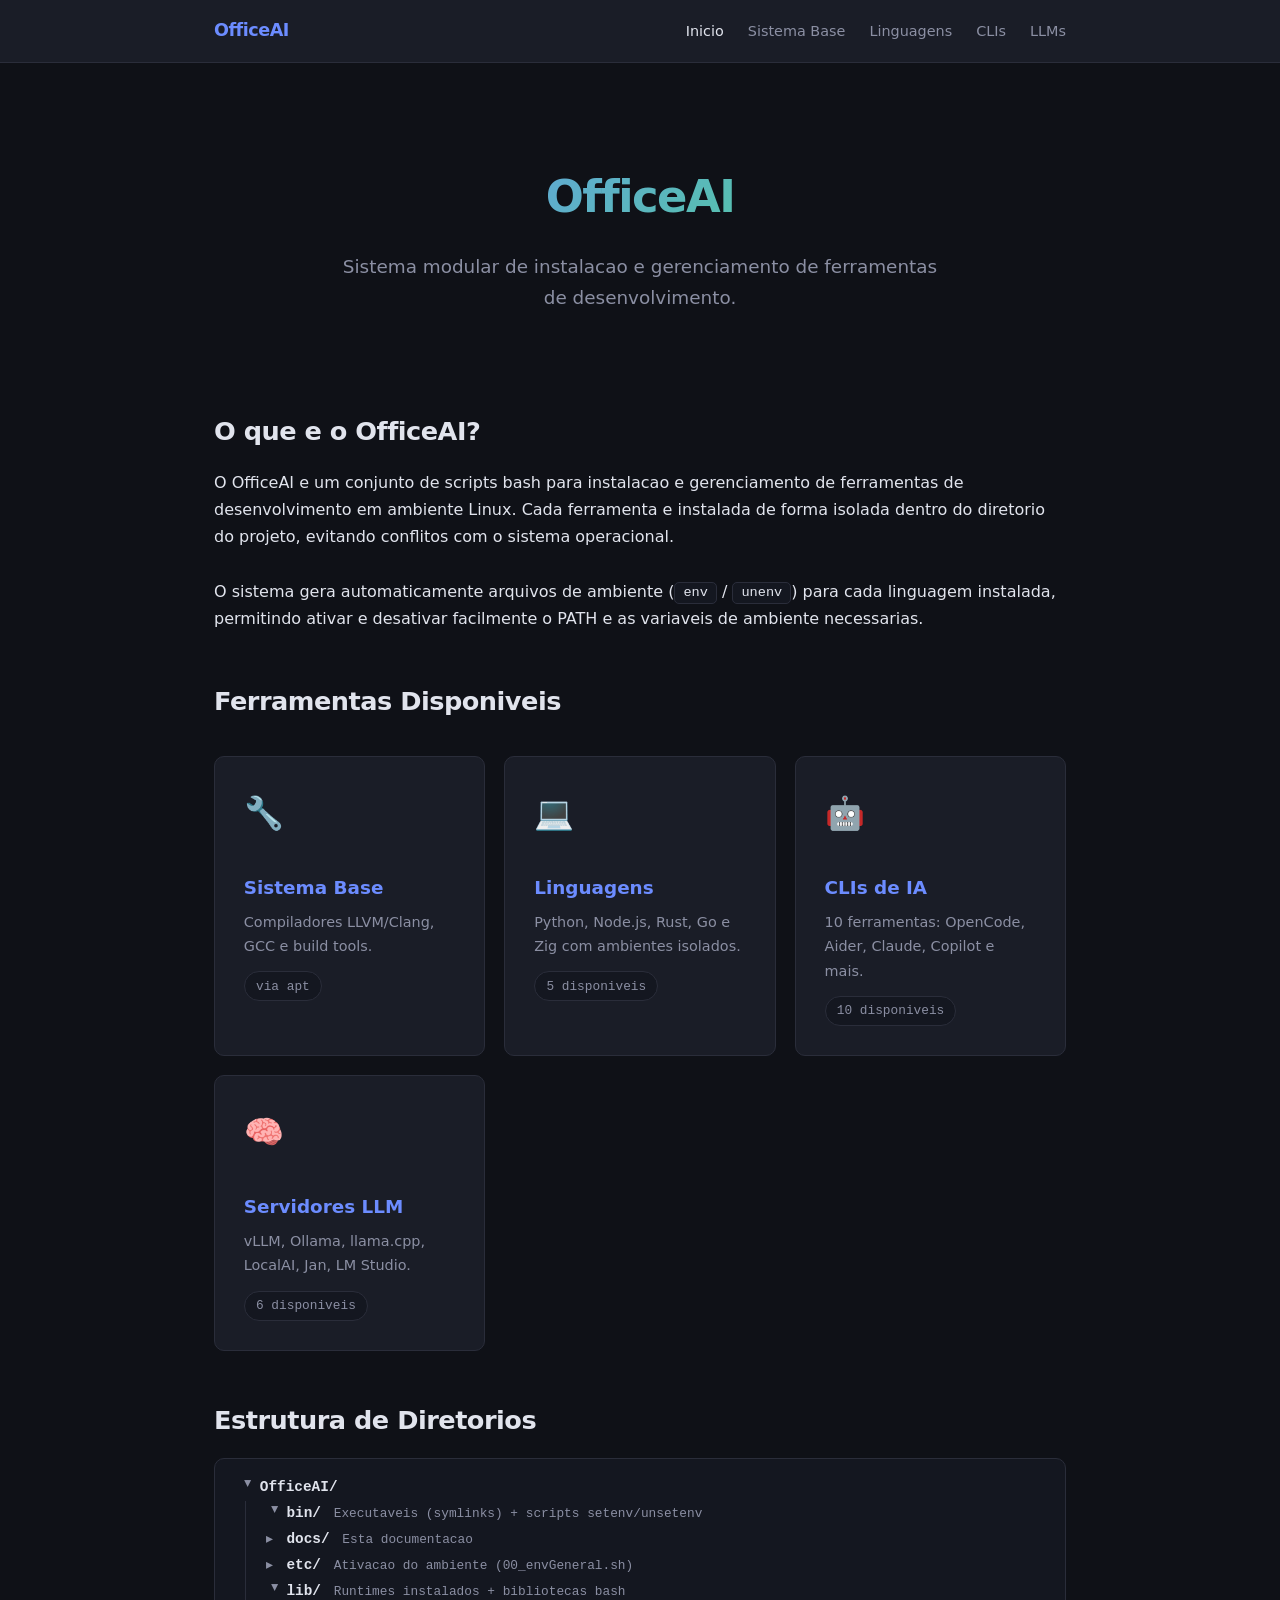
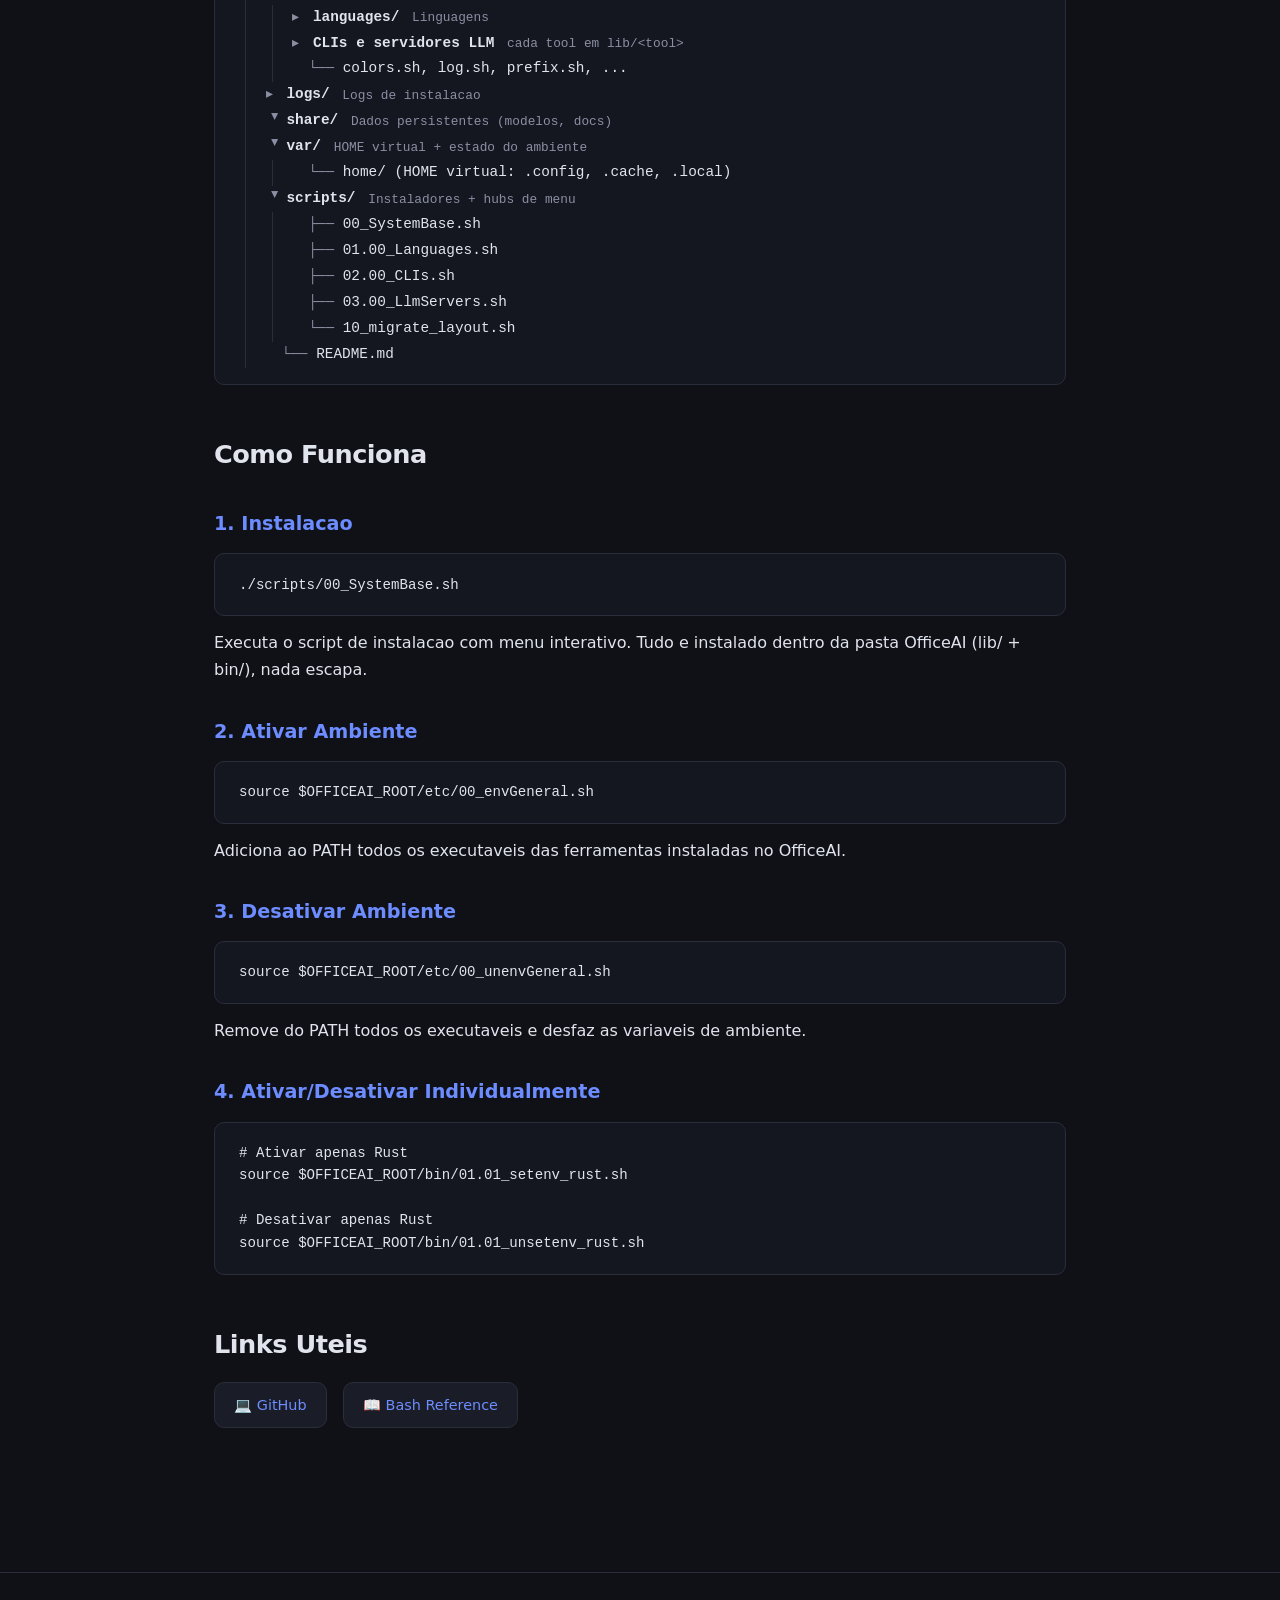
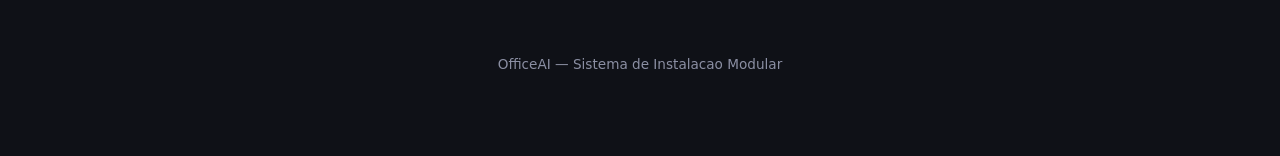
<file: docs/index.html>
<!DOCTYPE html>
<html lang="pt-BR">
<head>
    <meta charset="UTF-8">
    <meta name="viewport" content="width=device-width, initial-scale=1.0">
    <title>OfficeAI - Documentacao</title>
    <link rel="stylesheet" href="style.css">
</head>
<body>
    <nav>
        <div class="container">
            <a href="index.html" class="brand">OfficeAI</a>
            <ul class="links">
                <li><a href="index.html" class="active">Inicio</a></li>
                <li><a href="system.html">Sistema Base</a></li>
                <li><a href="linguagens.html">Linguagens</a></li>
                <li><a href="clis.html">CLIs</a></li>
                <li><a href="llms.html">LLMs</a></li>
            </ul>
        </div>
    </nav>

    <div class="container">
        <header>
            <h1>OfficeAI</h1>
            <p>Sistema modular de instalacao e gerenciamento de ferramentas de desenvolvimento.</p>
        </header>

        <section>
            <h2>O que e o OfficeAI?</h2>
            <p>
                O OfficeAI e um conjunto de scripts bash para instalacao e gerenciamento de ferramentas
                de desenvolvimento em ambiente Linux. Cada ferramenta e instalada de forma isolada
                dentro do diretorio do projeto, evitando conflitos com o sistema operacional.
            </p>
            <br>
            <p>
                O sistema gera automaticamente arquivos de ambiente (<code>env</code> / <code>unenv</code>)
                para cada linguagem instalada, permitindo ativar e desativar facilmente o PATH
                e as variaveis de ambiente necessarias.
            </p>
        </section>

        <section>
            <h2>Ferramentas Disponiveis</h2>
            <div class="cards">
                <a href="system.html" class="card">
                    <div class="icon">&#x1F527;</div>
                    <h3>Sistema Base</h3>
                    <p>Compiladores LLVM/Clang, GCC e build tools.</p>
                    <span class="version">via apt</span>
                </a>
                <a href="linguagens.html" class="card">
                    <div class="icon">&#x1F4BB;</div>
                    <h3>Linguagens</h3>
                    <p>Python, Node.js, Rust, Go e Zig com ambientes isolados.</p>
                    <span class="version">5 disponiveis</span>
                </a>
                <a href="clis.html" class="card">
                    <div class="icon">&#x1F916;</div>
                    <h3>CLIs de IA</h3>
                    <p>10 ferramentas: OpenCode, Aider, Claude, Copilot e mais.</p>
                    <span class="version">10 disponiveis</span>
                </a>
                <a href="llms.html" class="card">
                    <div class="icon">&#x1F9E0;</div>
                    <h3>Servidores LLM</h3>
                    <p>vLLM, Ollama, llama.cpp, LocalAI, Jan, LM Studio.</p>
                    <span class="version">6 disponiveis</span>
                </a>
            </div>
        </section>

        <section>
            <h2>Estrutura de Diretorios</h2>
            <div class="tree">
                <details open>
                    <summary><strong>OfficeAI/</strong></summary>
                    <div class="tree-children">
                        <details open>
                            <summary><strong>bin/</strong> <span class="tree-desc">Executaveis (symlinks) + scripts setenv/unsetenv</span></summary>
                        </details>
                        <details>
                            <summary><strong>docs/</strong> <span class="tree-desc">Esta documentacao</span></summary>
                        </details>
                        <details>
                            <summary><strong>etc/</strong> <span class="tree-desc">Ativacao do ambiente (00_envGeneral.sh)</span></summary>
                        </details>
                        <details open>
                            <summary><strong>lib/</strong> <span class="tree-desc">Runtimes instalados + bibliotecas bash</span></summary>
                            <div class="tree-children">
                                <details>
                                    <summary><strong>languages/</strong> <span class="tree-desc">Linguagens</span></summary>
                                    <div class="tree-children">
                                        <span class="tree-item">go/</span>
                                        <span class="tree-item">node/</span>
                                        <span class="tree-item">rust/</span>
                                        <span class="tree-item">uv/</span>
                                        <span class="tree-item">zig/</span>
                                    </div>
                                </details>
                                <details>
                                    <summary><strong>CLIs e servidores LLM</strong> <span class="tree-desc">cada tool em lib/&lt;tool&gt;</span></summary>
                                    <div class="tree-children">
                                        <span class="tree-item">aider/</span>
                                        <span class="tree-item">claude/</span>
                                        <span class="tree-item">codex/</span>
                                        <span class="tree-item">ollama/</span>
                                        <span class="tree-item">vllm/</span>
                                        <span class="tree-item">jan/</span>
                                        <span class="tree-item">llamacpp/</span>
                                    </div>
                                </details>
                                <span class="tree-item">colors.sh, log.sh, prefix.sh, ...</span>
                            </div>
                        </details>
                        <details>
                            <summary><strong>logs/</strong> <span class="tree-desc">Logs de instalacao</span></summary>
                        </details>
                        <details open>
                            <summary><strong>share/</strong> <span class="tree-desc">Dados persistentes (modelos, docs)</span></summary>
                        </details>
                        <details open>
                            <summary><strong>var/</strong> <span class="tree-desc">HOME virtual + estado do ambiente</span></summary>
                            <div class="tree-children">
                                <span class="tree-item">home/ (HOME virtual: .config, .cache, .local)</span>
                            </div>
                        </details>
                        <details open>
                            <summary><strong>scripts/</strong> <span class="tree-desc">Instaladores + hubs de menu</span></summary>
                            <div class="tree-children">
                                <span class="tree-item">00_SystemBase.sh</span>
                                <span class="tree-item">01.00_Languages.sh</span>
                                <span class="tree-item">02.00_CLIs.sh</span>
                                <span class="tree-item">03.00_LlmServers.sh</span>
                                <span class="tree-item">10_migrate_layout.sh</span>
                            </div>
                        </details>
                        <span class="tree-item">README.md</span>
                    </div>
                </details>
            </div>
        </section>

        <section>
            <h2>Como Funciona</h2>

            <h3>1. Instalacao</h3>
            <pre><code>./scripts/00_SystemBase.sh</code></pre>
            <p>Executa o script de instalacao com menu interativo. Tudo e instalado dentro da pasta OfficeAI (lib/ + bin/), nada escapa.</p>

            <h3>2. Ativar Ambiente</h3>
            <pre><code>source $OFFICEAI_ROOT/etc/00_envGeneral.sh</code></pre>
            <p>Adiciona ao PATH todos os executaveis das ferramentas instaladas no OfficeAI.</p>

            <h3>3. Desativar Ambiente</h3>
            <pre><code>source $OFFICEAI_ROOT/etc/00_unenvGeneral.sh</code></pre>
            <p>Remove do PATH todos os executaveis e desfaz as variaveis de ambiente.</p>

            <h3>4. Ativar/Desativar Individualmente</h3>
            <pre><code># Ativar apenas Rust
source $OFFICEAI_ROOT/bin/01.01_setenv_rust.sh

# Desativar apenas Rust
source $OFFICEAI_ROOT/bin/01.01_unsetenv_rust.sh</code></pre>
        </section>

        <section>
            <h2>Links Uteis</h2>
            <div class="links-grid">
                <a href="https://github.com/anomalyco/opencode" target="_blank">&#x1F4BB; GitHub</a>
                <a href="https://bash-hackers.org/wiki/syntax/keywords" target="_blank">&#x1F4D6; Bash Reference</a>
            </div>
        </section>
    </div>

    <footer>
        <div class="container">
            OfficeAI &mdash; Sistema de Instalacao Modular
        </div>
    </footer>
    <script src="status-checker.js"></script>
</body>
</html>
</file>
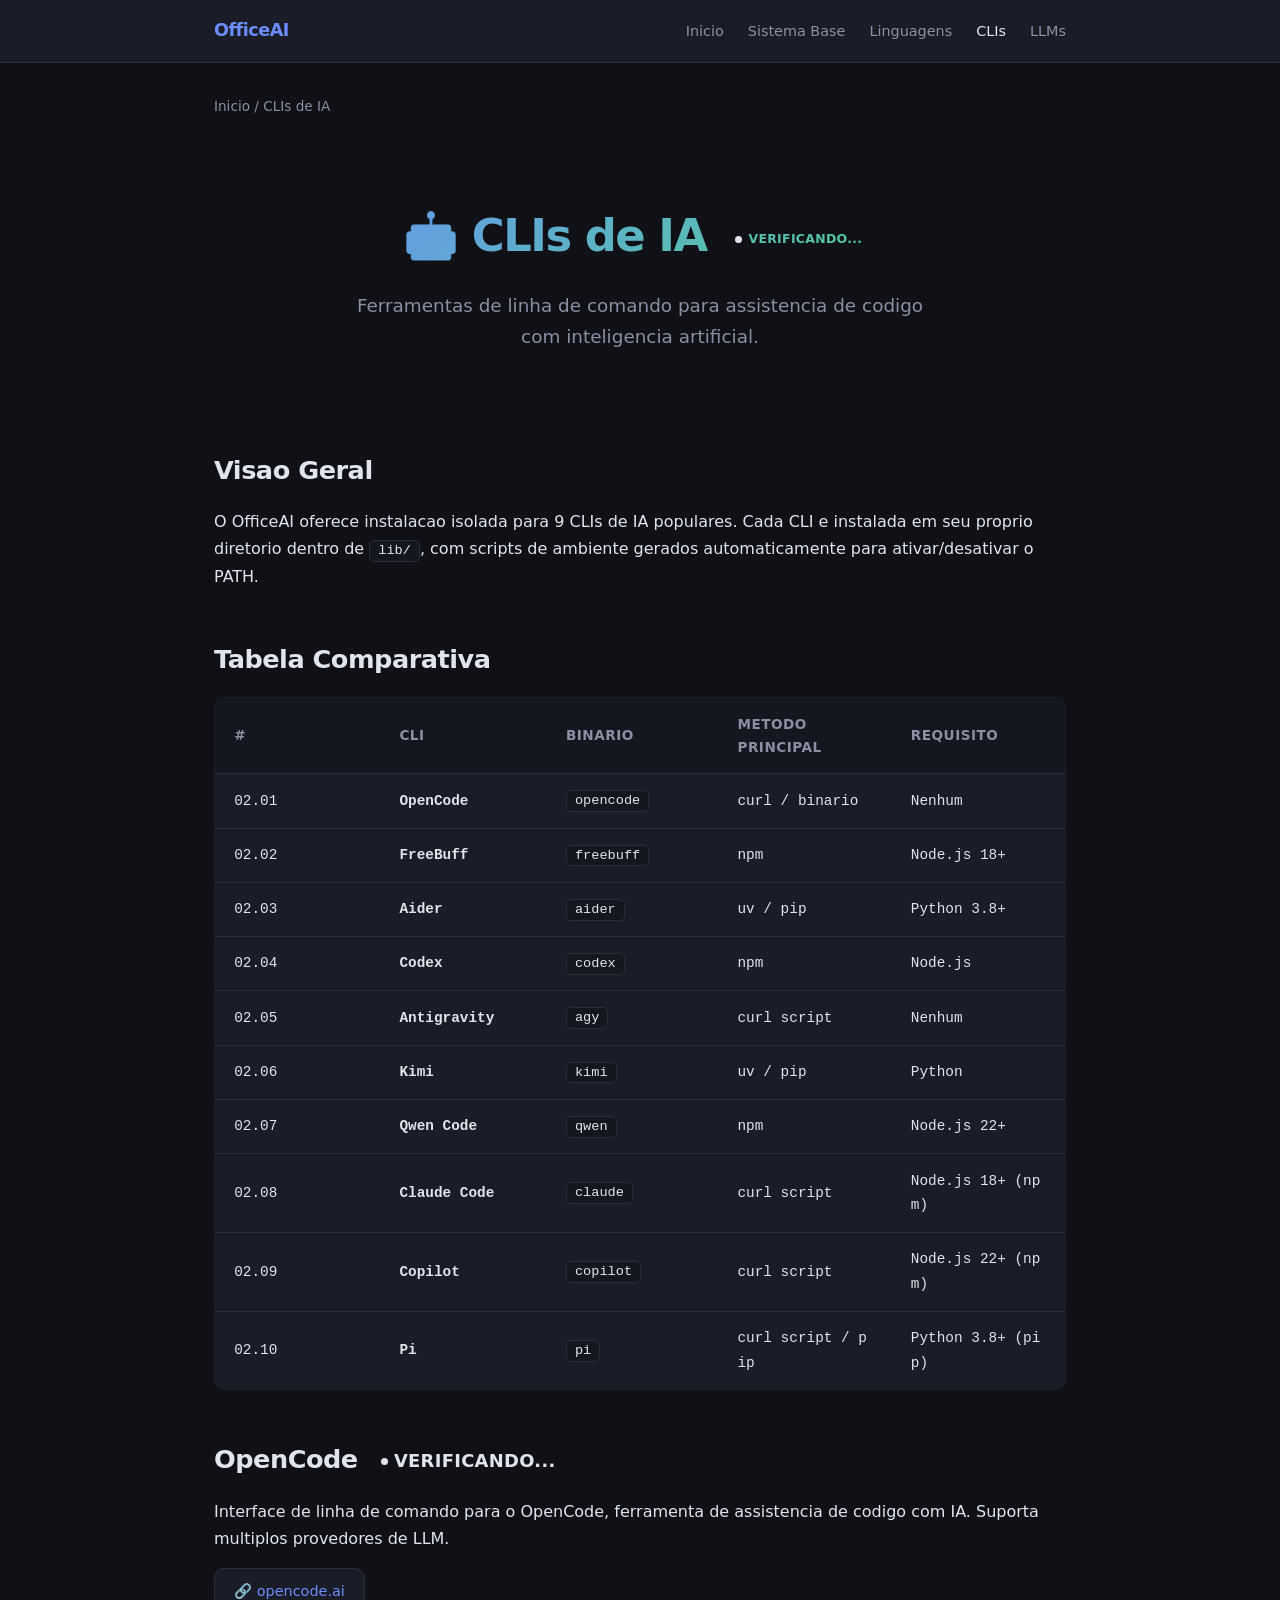
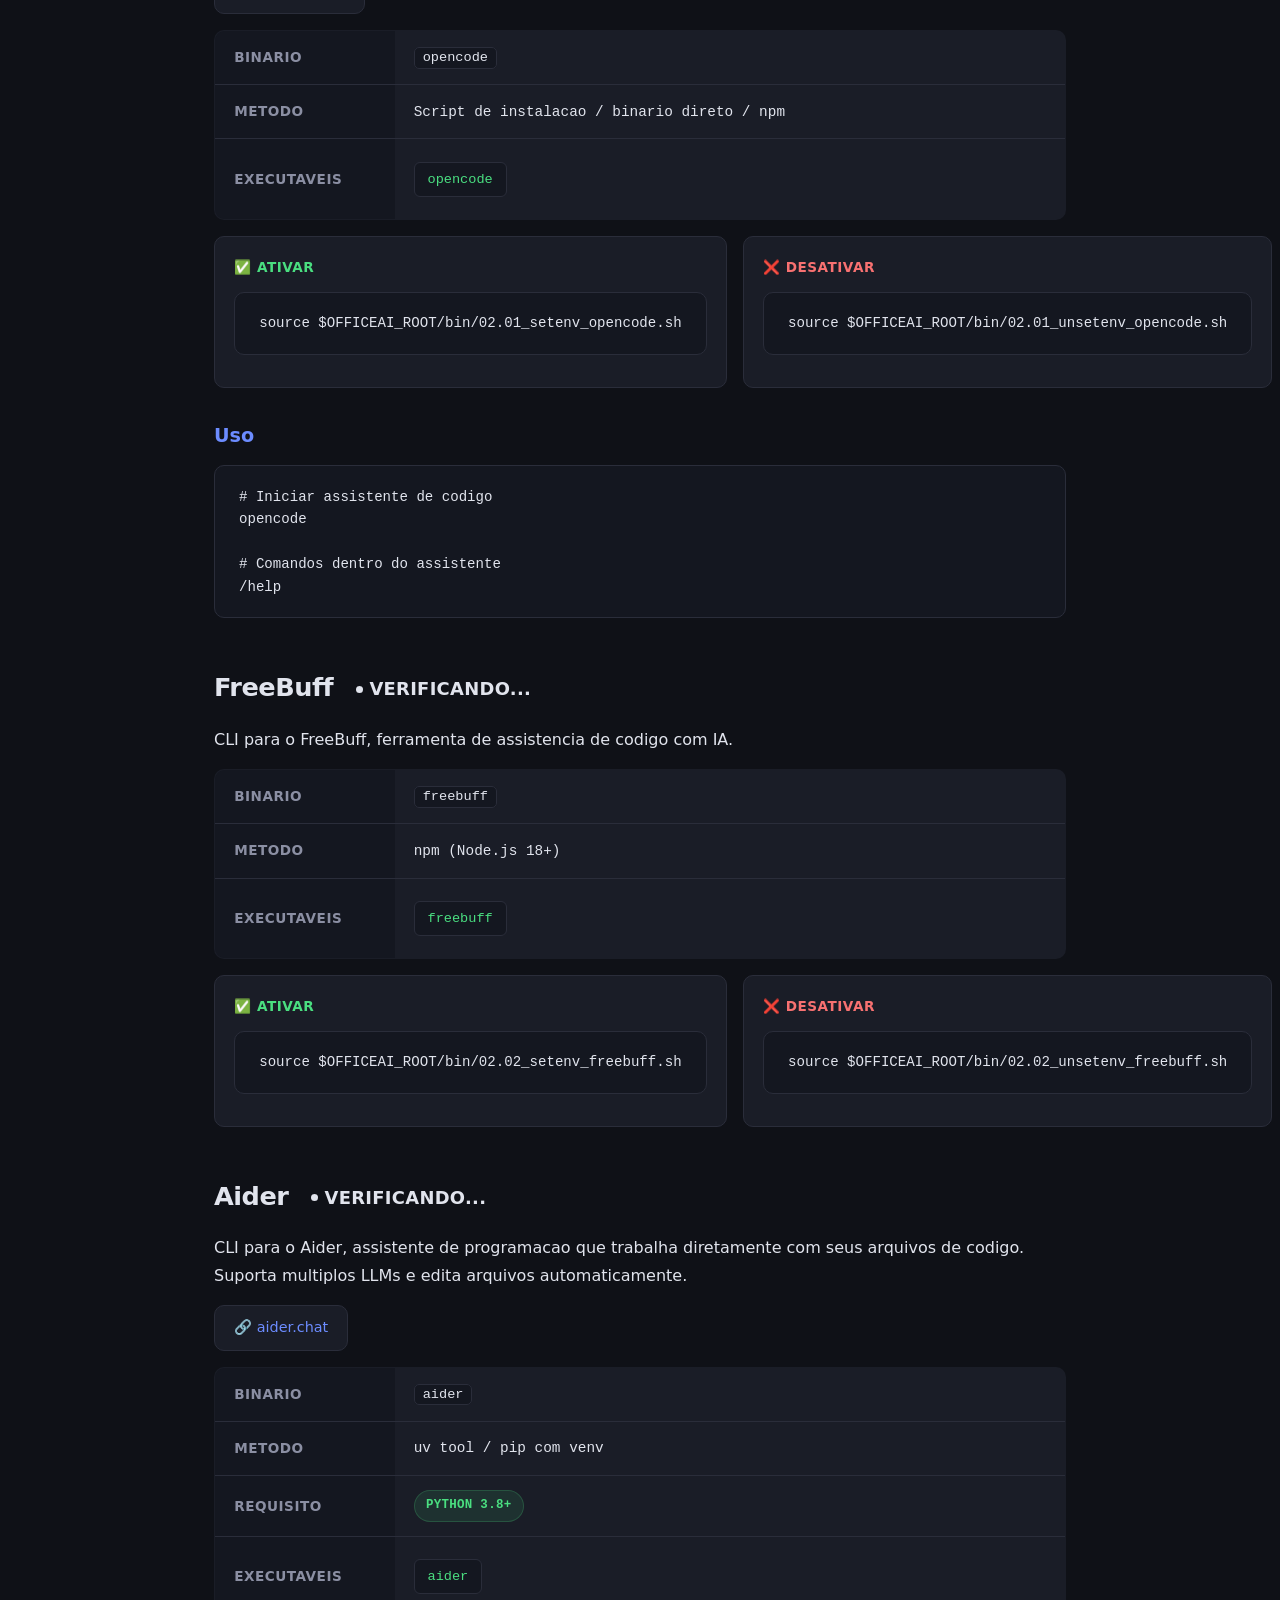
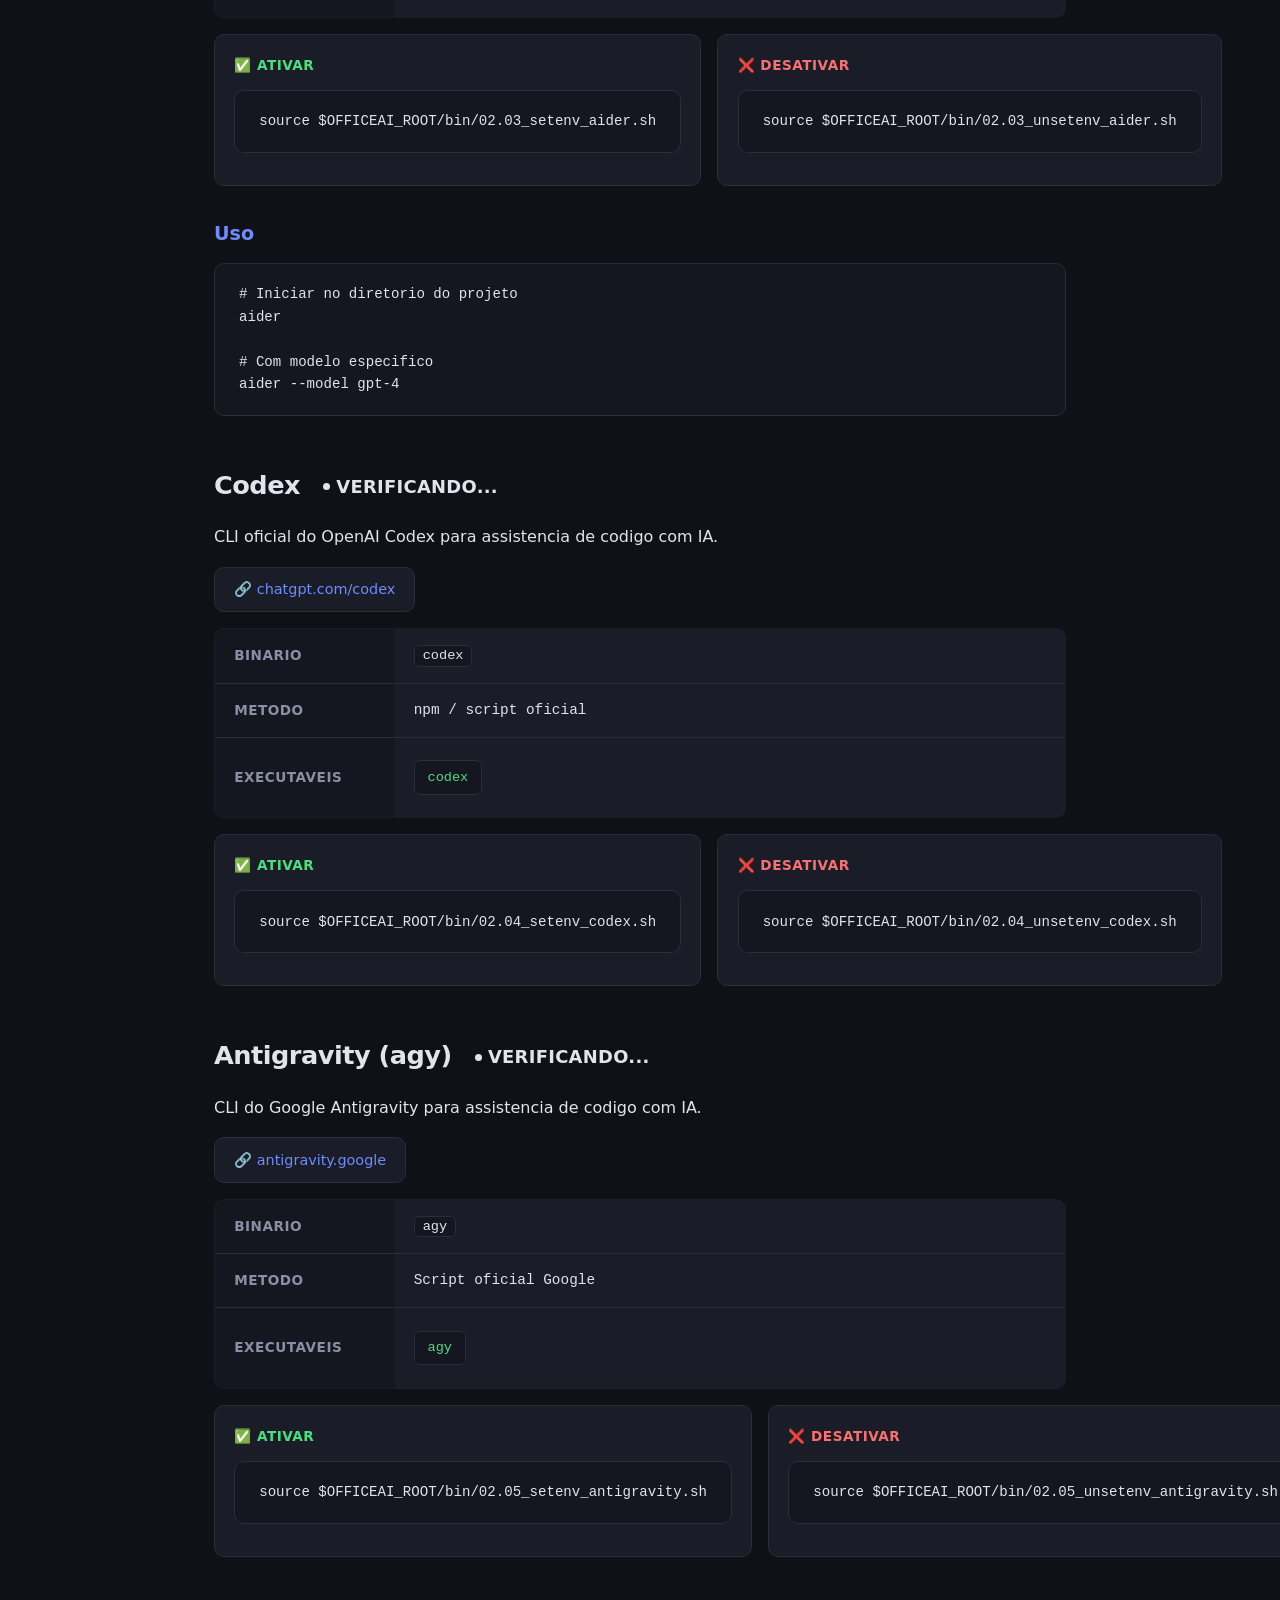
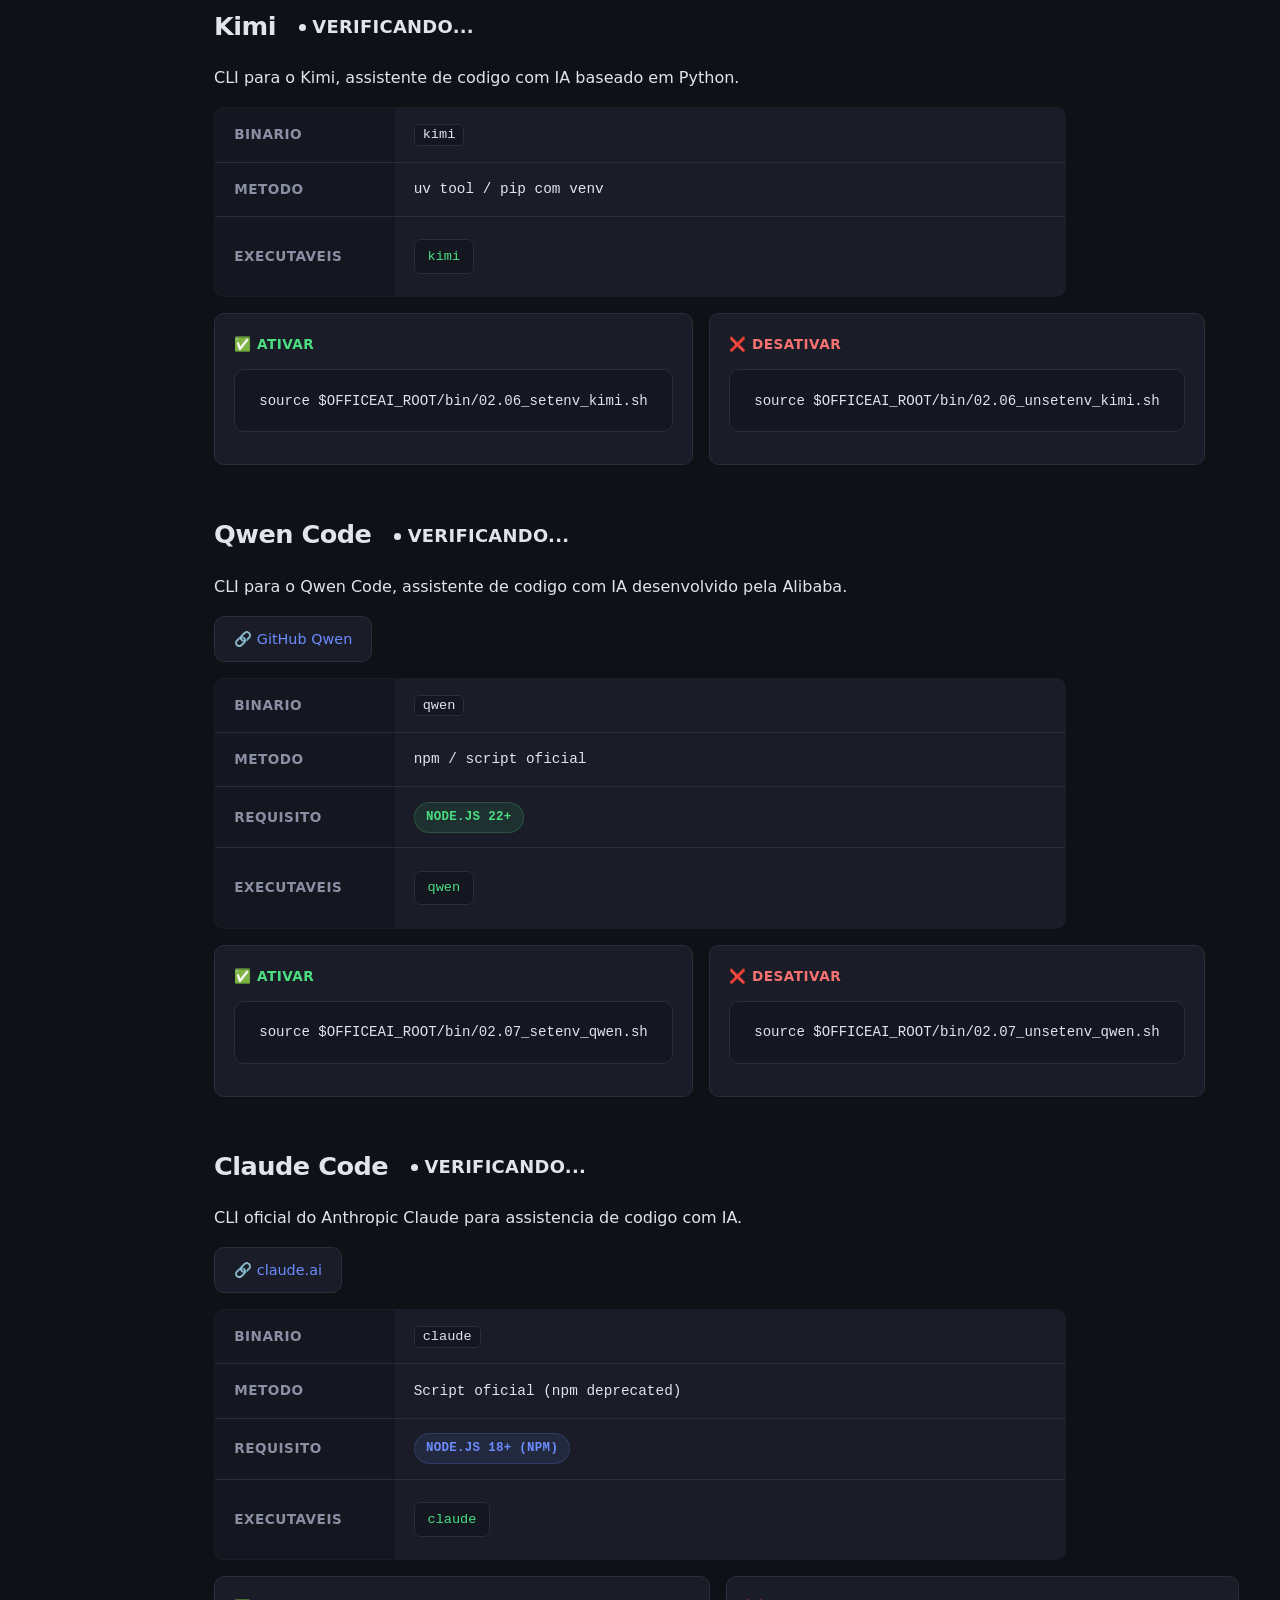
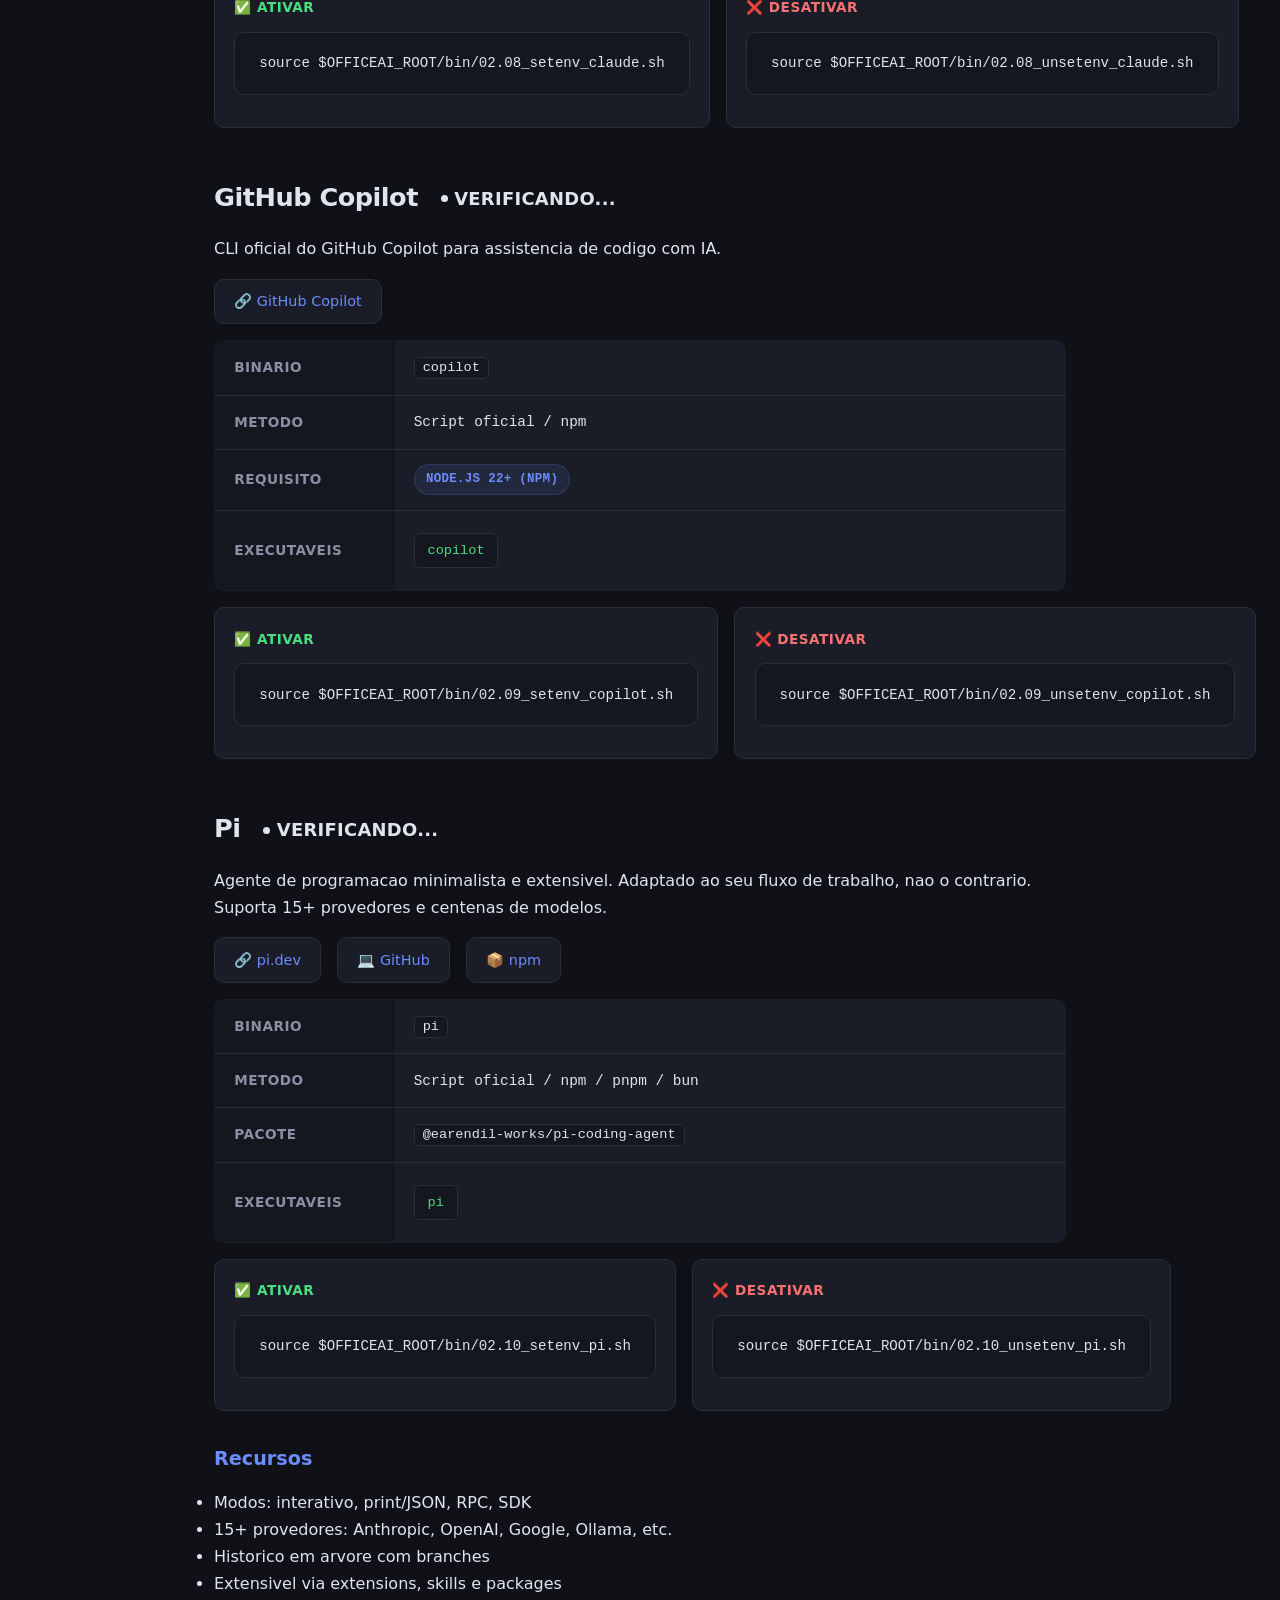
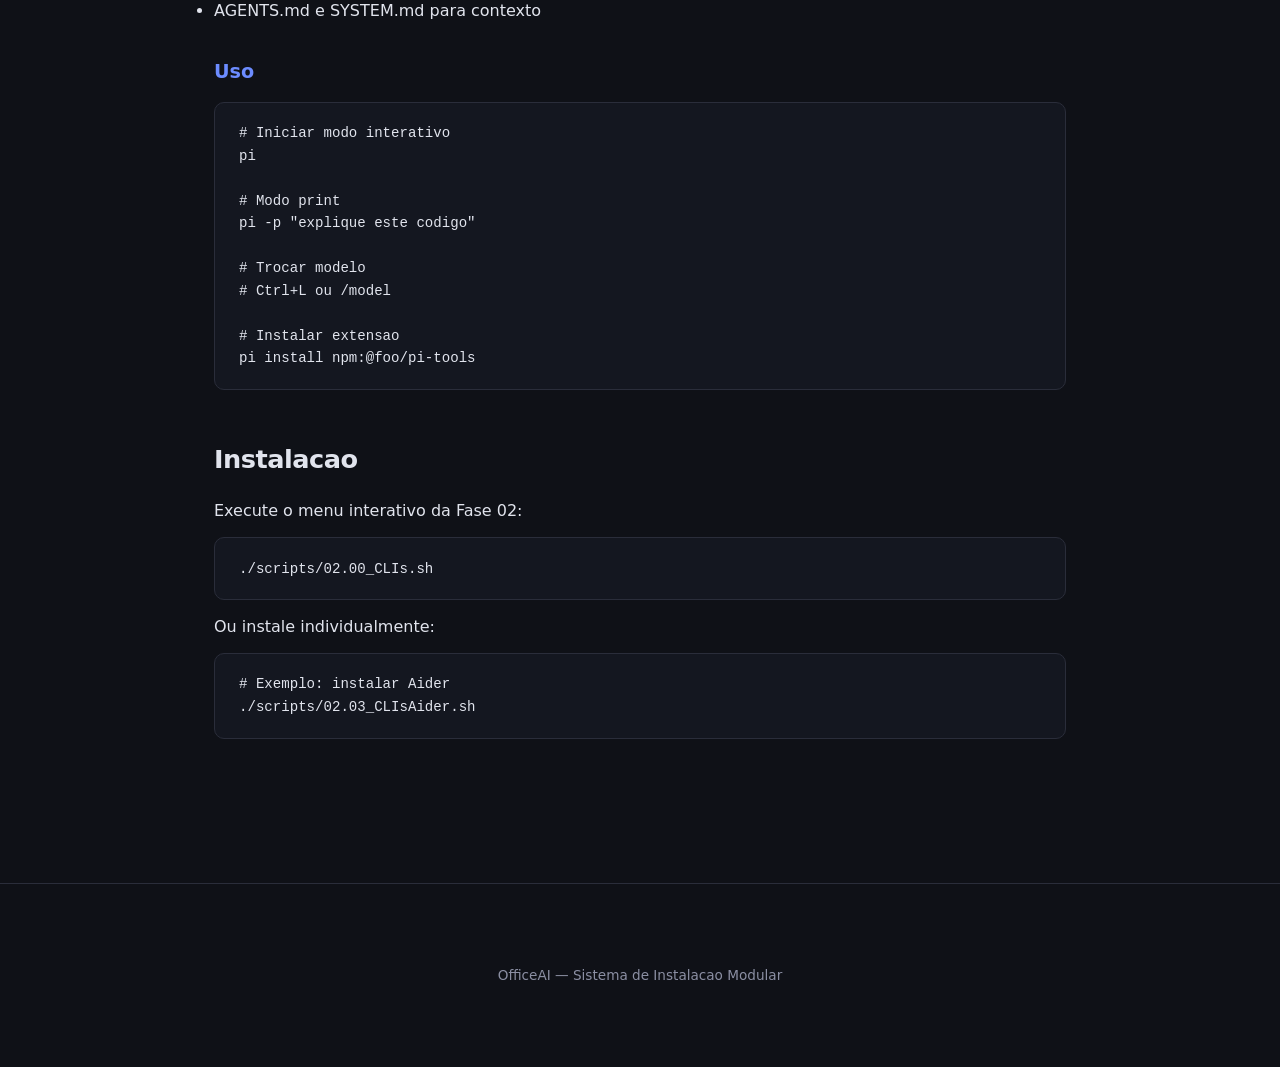
<file: docs/clis.html>
<!DOCTYPE html>
<html lang="pt-BR">
<head>
    <meta charset="UTF-8">
    <meta name="viewport" content="width=device-width, initial-scale=1.0">
    <title>CLIs de IA - OfficeAI</title>
    <link rel="stylesheet" href="style.css">
</head>
<body>
    <nav>
        <div class="container">
            <a href="index.html" class="brand">OfficeAI</a>
            <ul class="links">
                <li><a href="index.html">Inicio</a></li>
                <li><a href="system.html">Sistema Base</a></li>
                <li><a href="linguagens.html">Linguagens</a></li>
                <li><a href="clis.html" class="active">CLIs</a></li>
                <li><a href="llms.html">LLMs</a></li>
            </ul>
        </div>
    </nav>

    <div class="container">
        <div class="breadcrumb">
            <a href="index.html">Inicio</a> / CLIs de IA
        </div>

        <header>
            <h1>&#x1F916; CLIs de IA <span class="flag" data-counter="true">Verificando...</span></h1>
            <p>Ferramentas de linha de comando para assistencia de codigo com inteligencia artificial.</p>
        </header>

        <section>
            <h2>Visao Geral</h2>
            <p>
                O OfficeAI oferece instalacao isolada para 9 CLIs de IA populares. Cada CLI e instalada
                em seu proprio diretorio dentro de <code>lib/</code>, com scripts de ambiente
                gerados automaticamente para ativar/desativar o PATH.
            </p>
        </section>

        <section>
            <h2>Tabela Comparativa</h2>
            <table class="info-table">
                <tr>
                    <th>#</th>
                    <th>CLI</th>
                    <th>Binario</th>
                    <th>Metodo Principal</th>
                    <th>Requisito</th>
                </tr>
                <tr>
                    <td>02.01</td>
                    <td><strong>OpenCode</strong></td>
                    <td><code>opencode</code></td>
                    <td>curl / binario</td>
                    <td>Nenhum</td>
                </tr>
                <tr>
                    <td>02.02</td>
                    <td><strong>FreeBuff</strong></td>
                    <td><code>freebuff</code></td>
                    <td>npm</td>
                    <td>Node.js 18+</td>
                </tr>
                <tr>
                    <td>02.03</td>
                    <td><strong>Aider</strong></td>
                    <td><code>aider</code></td>
                    <td>uv / pip</td>
                    <td>Python 3.8+</td>
                </tr>
                <tr>
                    <td>02.04</td>
                    <td><strong>Codex</strong></td>
                    <td><code>codex</code></td>
                    <td>npm</td>
                    <td>Node.js</td>
                </tr>
                <tr>
                    <td>02.05</td>
                    <td><strong>Antigravity</strong></td>
                    <td><code>agy</code></td>
                    <td>curl script</td>
                    <td>Nenhum</td>
                </tr>
                <tr>
                    <td>02.06</td>
                    <td><strong>Kimi</strong></td>
                    <td><code>kimi</code></td>
                    <td>uv / pip</td>
                    <td>Python</td>
                </tr>
                <tr>
                    <td>02.07</td>
                    <td><strong>Qwen Code</strong></td>
                    <td><code>qwen</code></td>
                    <td>npm</td>
                    <td>Node.js 22+</td>
                </tr>
                <tr>
                    <td>02.08</td>
                    <td><strong>Claude Code</strong></td>
                    <td><code>claude</code></td>
                    <td>curl script</td>
                    <td>Node.js 18+ (npm)</td>
                </tr>
                <tr>
                    <td>02.09</td>
                    <td><strong>Copilot</strong></td>
                    <td><code>copilot</code></td>
                    <td>curl script</td>
                    <td>Node.js 22+ (npm)</td>
                </tr>
                <tr>
                    <td>02.10</td>
                    <td><strong>Pi</strong></td>
                    <td><code>pi</code></td>
                    <td>curl script / pip</td>
                    <td>Python 3.8+ (pip)</td>
                </tr>
            </table>
        </section>

        <section>
            <h2>OpenCode <span class="flag" data-tool="opencode" style="font-size:0.7em">Verificando...</span></h2>
            <p>
                Interface de linha de comando para o OpenCode, ferramenta de assistencia de codigo
                com IA. Suporta multiplos provedores de LLM.
            </p>
            <div class="links-grid">
                <a href="https://opencode.ai" target="_blank">&#x1F517; opencode.ai</a>
            </div>
            <table class="info-table">
                <tr><th>Binario</th><td><code>opencode</code></td></tr>
                <tr><th>Metodo</th><td>Script de instalacao / binario direto / npm</td></tr>
                <tr><th>Executaveis</th><td><span class="exec-list"><li>opencode</li></span></td></tr>
            </table>
            <div class="env-block">
                <div class="env-item activate" data-cmd="source $OFFICEAI_ROOT/bin/02.01_setenv_opencode.sh" data-label="opencode">
                    <h4>&#x2705; Ativar <span class="copy-hint">Clique para executar</span></h4>
<pre><code>source $OFFICEAI_ROOT/bin/02.01_setenv_opencode.sh</code></pre>
                </div>
                <div class="env-item deactivate" data-cmd="source $OFFICEAI_ROOT/bin/02.01_unsetenv_opencode.sh" data-label="opencode">
                    <h4>&#x274C; Desativar <span class="copy-hint">Clique para executar</span></h4>
<pre><code>source $OFFICEAI_ROOT/bin/02.01_unsetenv_opencode.sh</code></pre>
                </div>
            </div>
            <h3>Uso</h3>
<pre><code># Iniciar assistente de codigo
opencode

# Comandos dentro do assistente
/help</code></pre>
        </section>

        <section>
            <h2>FreeBuff <span class="flag" data-tool="freebuff" style="font-size:0.7em">Verificando...</span></h2>
            <p>
                CLI para o FreeBuff, ferramenta de assistencia de codigo com IA.
            </p>
            <table class="info-table">
                <tr><th>Binario</th><td><code>freebuff</code></td></tr>
                <tr><th>Metodo</th><td>npm (Node.js 18+)</td></tr>
                <tr><th>Executaveis</th><td><span class="exec-list"><li>freebuff</li></span></td></tr>
            </table>
            <div class="env-block">
                <div class="env-item activate" data-cmd="source $OFFICEAI_ROOT/bin/02.02_setenv_freebuff.sh" data-label="freebuff">
                    <h4>&#x2705; Ativar <span class="copy-hint">Clique para executar</span></h4>
<pre><code>source $OFFICEAI_ROOT/bin/02.02_setenv_freebuff.sh</code></pre>
                </div>
                <div class="env-item deactivate" data-cmd="source $OFFICEAI_ROOT/bin/02.02_unsetenv_freebuff.sh" data-label="freebuff">
                    <h4>&#x274C; Desativar <span class="copy-hint">Clique para executar</span></h4>
<pre><code>source $OFFICEAI_ROOT/bin/02.02_unsetenv_freebuff.sh</code></pre>
                </div>
            </div>
        </section>

        <section>
            <h2>Aider <span class="flag" data-tool="aider" style="font-size:0.7em">Verificando...</span></h2>
            <p>
                CLI para o Aider, assistente de programacao que trabalha diretamente com seus arquivos
                de codigo. Suporta multiplos LLMs e edita arquivos automaticamente.
            </p>
            <div class="links-grid">
                <a href="https://aider.chat" target="_blank">&#x1F517; aider.chat</a>
            </div>
            <table class="info-table">
                <tr><th>Binario</th><td><code>aider</code></td></tr>
                <tr><th>Metodo</th><td>uv tool / pip com venv</td></tr>
                <tr><th>Requisito</th><td><span class="badge required">Python 3.8+</span></td></tr>
                <tr><th>Executaveis</th><td><span class="exec-list"><li>aider</li></span></td></tr>
            </table>
            <div class="env-block">
                <div class="env-item activate" data-cmd="source $OFFICEAI_ROOT/bin/02.03_setenv_aider.sh" data-label="aider">
                    <h4>&#x2705; Ativar <span class="copy-hint">Clique para executar</span></h4>
<pre><code>source $OFFICEAI_ROOT/bin/02.03_setenv_aider.sh</code></pre>
                </div>
                <div class="env-item deactivate" data-cmd="source $OFFICEAI_ROOT/bin/02.03_unsetenv_aider.sh" data-label="aider">
                    <h4>&#x274C; Desativar <span class="copy-hint">Clique para executar</span></h4>
<pre><code>source $OFFICEAI_ROOT/bin/02.03_unsetenv_aider.sh</code></pre>
                </div>
            </div>
            <h3>Uso</h3>
<pre><code># Iniciar no diretorio do projeto
aider

# Com modelo especifico
aider --model gpt-4</code></pre>
        </section>

        <section>
            <h2>Codex <span class="flag" data-tool="codex" style="font-size:0.7em">Verificando...</span></h2>
            <p>
                CLI oficial do OpenAI Codex para assistencia de codigo com IA.
            </p>
            <div class="links-grid">
                <a href="https://chatgpt.com/codex" target="_blank">&#x1F517; chatgpt.com/codex</a>
            </div>
            <table class="info-table">
                <tr><th>Binario</th><td><code>codex</code></td></tr>
                <tr><th>Metodo</th><td>npm / script oficial</td></tr>
                <tr><th>Executaveis</th><td><span class="exec-list"><li>codex</li></span></td></tr>
            </table>
            <div class="env-block">
                <div class="env-item activate" data-cmd="source $OFFICEAI_ROOT/bin/02.04_setenv_codex.sh" data-label="codex">
                    <h4>&#x2705; Ativar <span class="copy-hint">Clique para executar</span></h4>
<pre><code>source $OFFICEAI_ROOT/bin/02.04_setenv_codex.sh</code></pre>
                </div>
                <div class="env-item deactivate" data-cmd="source $OFFICEAI_ROOT/bin/02.04_unsetenv_codex.sh" data-label="codex">
                    <h4>&#x274C; Desativar <span class="copy-hint">Clique para executar</span></h4>
<pre><code>source $OFFICEAI_ROOT/bin/02.04_unsetenv_codex.sh</code></pre>
                </div>
            </div>
        </section>

        <section>
            <h2>Antigravity (agy) <span class="flag" data-tool="antigravity" style="font-size:0.7em">Verificando...</span></h2>
            <p>
                CLI do Google Antigravity para assistencia de codigo com IA.
            </p>
            <div class="links-grid">
                <a href="https://antigravity.google" target="_blank">&#x1F517; antigravity.google</a>
            </div>
            <table class="info-table">
                <tr><th>Binario</th><td><code>agy</code></td></tr>
                <tr><th>Metodo</th><td>Script oficial Google</td></tr>
                <tr><th>Executaveis</th><td><span class="exec-list"><li>agy</li></span></td></tr>
            </table>
            <div class="env-block">
                <div class="env-item activate" data-cmd="source $OFFICEAI_ROOT/bin/02.05_setenv_antigravity.sh" data-label="agy">
                    <h4>&#x2705; Ativar <span class="copy-hint">Clique para executar</span></h4>
<pre><code>source $OFFICEAI_ROOT/bin/02.05_setenv_antigravity.sh</code></pre>
                </div>
                <div class="env-item deactivate" data-cmd="source $OFFICEAI_ROOT/bin/02.05_unsetenv_antigravity.sh" data-label="agy">
                    <h4>&#x274C; Desativar <span class="copy-hint">Clique para executar</span></h4>
<pre><code>source $OFFICEAI_ROOT/bin/02.05_unsetenv_antigravity.sh</code></pre>
                </div>
            </div>
        </section>

        <section>
            <h2>Kimi <span class="flag" data-tool="kimi" style="font-size:0.7em">Verificando...</span></h2>
            <p>
                CLI para o Kimi, assistente de codigo com IA baseado em Python.
            </p>
            <table class="info-table">
                <tr><th>Binario</th><td><code>kimi</code></td></tr>
                <tr><th>Metodo</th><td>uv tool / pip com venv</td></tr>
                <tr><th>Executaveis</th><td><span class="exec-list"><li>kimi</li></span></td></tr>
            </table>
            <div class="env-block">
                <div class="env-item activate" data-cmd="source $OFFICEAI_ROOT/bin/02.06_setenv_kimi.sh" data-label="kimi">
                    <h4>&#x2705; Ativar <span class="copy-hint">Clique para executar</span></h4>
<pre><code>source $OFFICEAI_ROOT/bin/02.06_setenv_kimi.sh</code></pre>
                </div>
                <div class="env-item deactivate" data-cmd="source $OFFICEAI_ROOT/bin/02.06_unsetenv_kimi.sh" data-label="kimi">
                    <h4>&#x274C; Desativar <span class="copy-hint">Clique para executar</span></h4>
<pre><code>source $OFFICEAI_ROOT/bin/02.06_unsetenv_kimi.sh</code></pre>
                </div>
            </div>
        </section>

        <section>
            <h2>Qwen Code <span class="flag" data-tool="qwen" style="font-size:0.7em">Verificando...</span></h2>
            <p>
                CLI para o Qwen Code, assistente de codigo com IA desenvolvido pela Alibaba.
            </p>
            <div class="links-grid">
                <a href="https://github.com/QwenLM" target="_blank">&#x1F517; GitHub Qwen</a>
            </div>
            <table class="info-table">
                <tr><th>Binario</th><td><code>qwen</code></td></tr>
                <tr><th>Metodo</th><td>npm / script oficial</td></tr>
                <tr><th>Requisito</th><td><span class="badge required">Node.js 22+</span></td></tr>
                <tr><th>Executaveis</th><td><span class="exec-list"><li>qwen</li></span></td></tr>
            </table>
            <div class="env-block">
                <div class="env-item activate" data-cmd="source $OFFICEAI_ROOT/bin/02.07_setenv_qwen.sh" data-label="qwen">
                    <h4>&#x2705; Ativar <span class="copy-hint">Clique para executar</span></h4>
<pre><code>source $OFFICEAI_ROOT/bin/02.07_setenv_qwen.sh</code></pre>
                </div>
                <div class="env-item deactivate" data-cmd="source $OFFICEAI_ROOT/bin/02.07_unsetenv_qwen.sh" data-label="qwen">
                    <h4>&#x274C; Desativar <span class="copy-hint">Clique para executar</span></h4>
<pre><code>source $OFFICEAI_ROOT/bin/02.07_unsetenv_qwen.sh</code></pre>
                </div>
            </div>
        </section>

        <section>
            <h2>Claude Code <span class="flag" data-tool="claude" style="font-size:0.7em">Verificando...</span></h2>
            <p>
                CLI oficial do Anthropic Claude para assistencia de codigo com IA.
            </p>
            <div class="links-grid">
                <a href="https://claude.ai" target="_blank">&#x1F517; claude.ai</a>
            </div>
            <table class="info-table">
                <tr><th>Binario</th><td><code>claude</code></td></tr>
                <tr><th>Metodo</th><td>Script oficial (npm deprecated)</td></tr>
                <tr><th>Requisito</th><td><span class="badge optional">Node.js 18+ (npm)</span></td></tr>
                <tr><th>Executaveis</th><td><span class="exec-list"><li>claude</li></span></td></tr>
            </table>
            <div class="env-block">
                <div class="env-item activate" data-cmd="source $OFFICEAI_ROOT/bin/02.08_setenv_claude.sh" data-label="claude">
                    <h4>&#x2705; Ativar <span class="copy-hint">Clique para executar</span></h4>
<pre><code>source $OFFICEAI_ROOT/bin/02.08_setenv_claude.sh</code></pre>
                </div>
                <div class="env-item deactivate" data-cmd="source $OFFICEAI_ROOT/bin/02.08_unsetenv_claude.sh" data-label="claude">
                    <h4>&#x274C; Desativar <span class="copy-hint">Clique para executar</span></h4>
<pre><code>source $OFFICEAI_ROOT/bin/02.08_unsetenv_claude.sh</code></pre>
                </div>
            </div>
        </section>

        <section>
            <h2>GitHub Copilot <span class="flag" data-tool="copilot" style="font-size:0.7em">Verificando...</span></h2>
            <p>
                CLI oficial do GitHub Copilot para assistencia de codigo com IA.
            </p>
            <div class="links-grid">
                <a href="https://github.com/features/copilot" target="_blank">&#x1F517; GitHub Copilot</a>
            </div>
            <table class="info-table">
                <tr><th>Binario</th><td><code>copilot</code></td></tr>
                <tr><th>Metodo</th><td>Script oficial / npm</td></tr>
                <tr><th>Requisito</th><td><span class="badge optional">Node.js 22+ (npm)</span></td></tr>
                <tr><th>Executaveis</th><td><span class="exec-list"><li>copilot</li></span></td></tr>
            </table>
            <div class="env-block">
                <div class="env-item activate" data-cmd="source $OFFICEAI_ROOT/bin/02.09_setenv_copilot.sh" data-label="copilot">
                    <h4>&#x2705; Ativar <span class="copy-hint">Clique para executar</span></h4>
<pre><code>source $OFFICEAI_ROOT/bin/02.09_setenv_copilot.sh</code></pre>
                </div>
                <div class="env-item deactivate" data-cmd="source $OFFICEAI_ROOT/bin/02.09_unsetenv_copilot.sh" data-label="copilot">
                    <h4>&#x274C; Desativar <span class="copy-hint">Clique para executar</span></h4>
<pre><code>source $OFFICEAI_ROOT/bin/02.09_unsetenv_copilot.sh</code></pre>
                </div>
            </div>
        </section>

        <section>
            <h2>Pi <span class="flag" data-tool="pi" style="font-size:0.7em">Verificando...</span></h2>
            <p>
                Agente de programacao minimalista e extensivel. Adaptado ao seu fluxo de trabalho,
                nao o contrario. Suporta 15+ provedores e centenas de modelos.
            </p>
            <div class="links-grid">
                <a href="https://pi.dev" target="_blank">&#x1F517; pi.dev</a>
                <a href="https://github.com/earendil-works/pi" target="_blank">&#x1F4BB; GitHub</a>
                <a href="https://www.npmjs.com/package/@earendil-works/pi-coding-agent" target="_blank">&#x1F4E6; npm</a>
            </div>
            <table class="info-table">
                <tr><th>Binario</th><td><code>pi</code></td></tr>
                <tr><th>Metodo</th><td>Script oficial / npm / pnpm / bun</td></tr>
                <tr><th>Pacote</th><td><code>@earendil-works/pi-coding-agent</code></td></tr>
                <tr><th>Executaveis</th><td><span class="exec-list"><li>pi</li></span></td></tr>
            </table>
            <div class="env-block">
                <div class="env-item activate" data-cmd="source $OFFICEAI_ROOT/bin/02.10_setenv_pi.sh" data-label="pi">
                    <h4>&#x2705; Ativar <span class="copy-hint">Clique para executar</span></h4>
<pre><code>source $OFFICEAI_ROOT/bin/02.10_setenv_pi.sh</code></pre>
                </div>
                <div class="env-item deactivate" data-cmd="source $OFFICEAI_ROOT/bin/02.10_unsetenv_pi.sh" data-label="pi">
                    <h4>&#x274C; Desativar <span class="copy-hint">Clique para executar</span></h4>
<pre><code>source $OFFICEAI_ROOT/bin/02.10_unsetenv_pi.sh</code></pre>
                </div>
            </div>
            <h3>Recursos</h3>
            <ul>
                <li>Modos: interativo, print/JSON, RPC, SDK</li>
                <li>15+ provedores: Anthropic, OpenAI, Google, Ollama, etc.</li>
                <li>Historico em arvore com branches</li>
                <li>Extensivel via extensions, skills e packages</li>
                <li>AGENTS.md e SYSTEM.md para contexto</li>
            </ul>
            <h3>Uso</h3>
<pre><code># Iniciar modo interativo
pi

# Modo print
pi -p "explique este codigo"

# Trocar modelo
# Ctrl+L ou /model

# Instalar extensao
pi install npm:@foo/pi-tools</code></pre>
        </section>

        <section>
            <h2>Instalacao</h2>
            <p>Execute o menu interativo da Fase 02:</p>
<pre><code>./scripts/02.00_CLIs.sh</code></pre>
            <p>Ou instale individualmente:</p>
<pre><code># Exemplo: instalar Aider
./scripts/02.03_CLIsAider.sh</code></pre>
        </section>
    </div>

    <footer>
        <div class="container">
            OfficeAI &mdash; Sistema de Instalacao Modular
        </div>
    </footer>
    <script src="env-executor.js"></script>
    <script src="status-checker.js"></script>
</body>
</html>
</file>
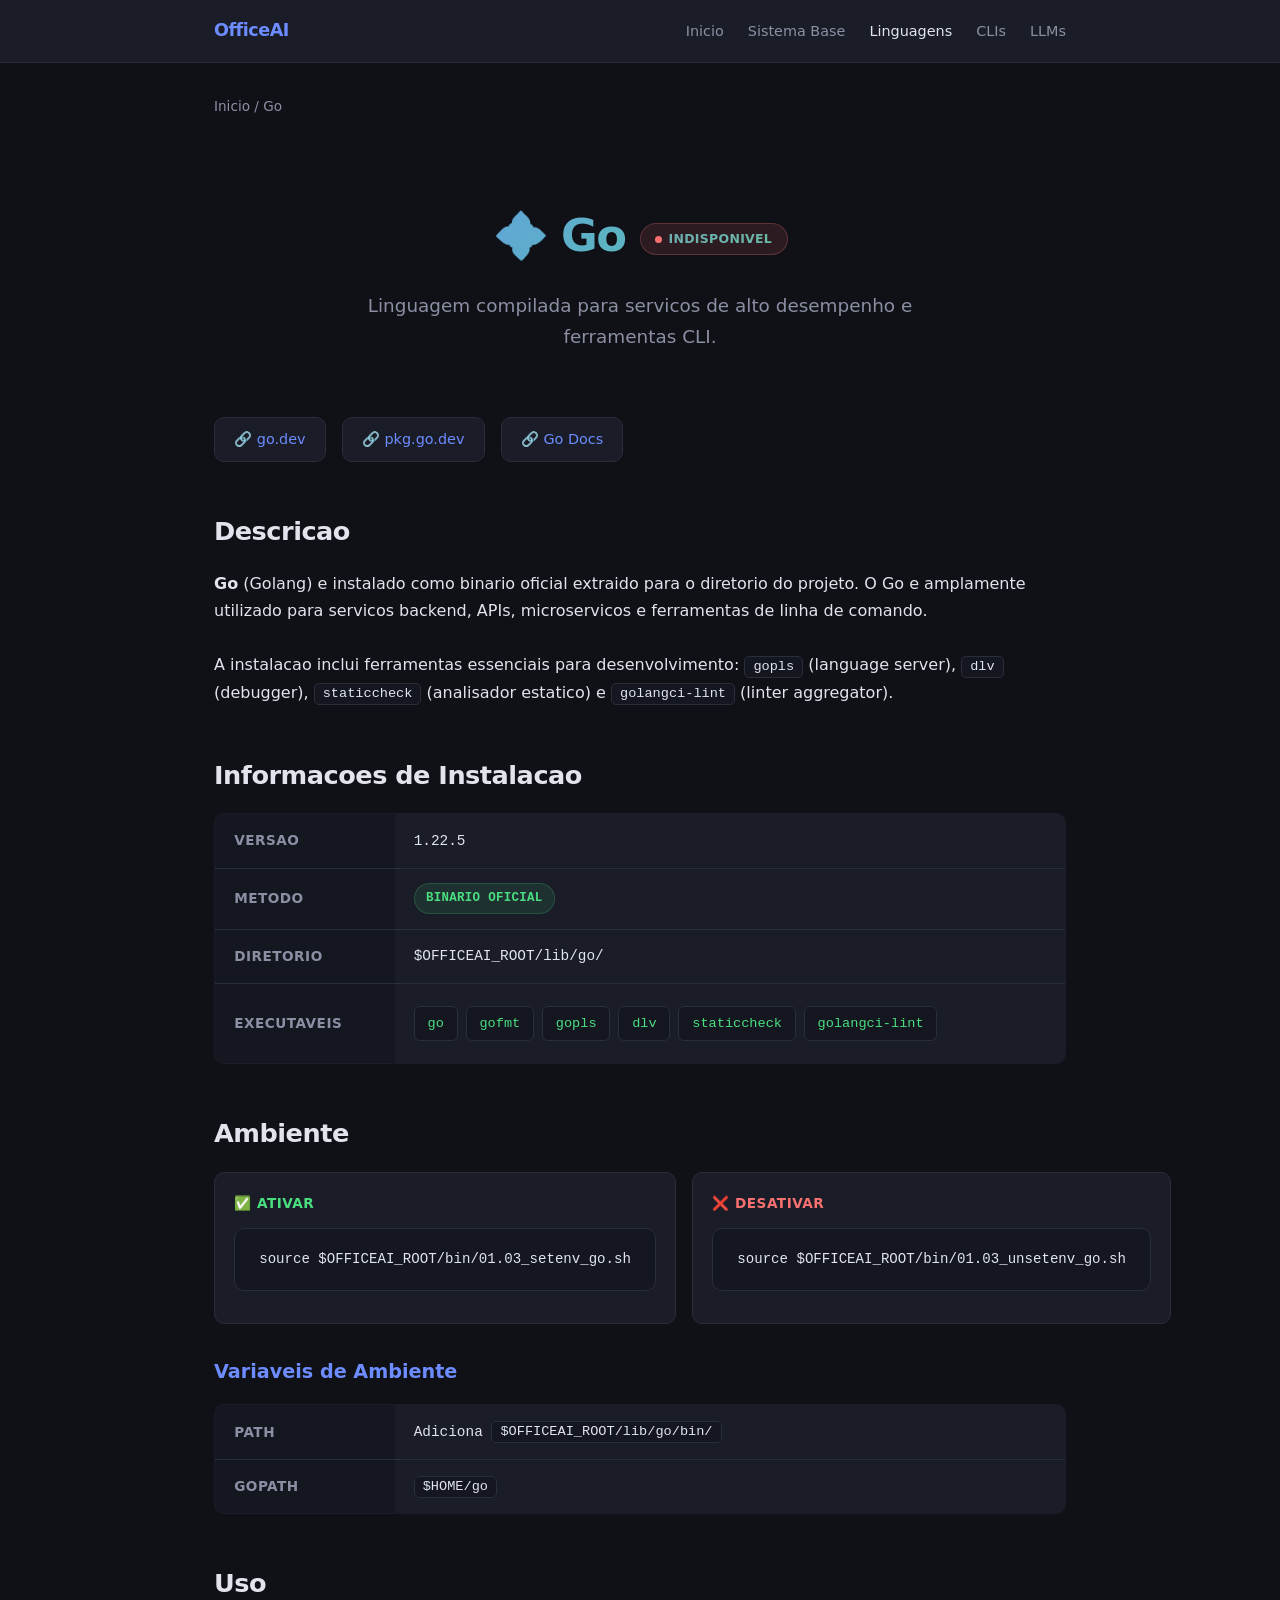
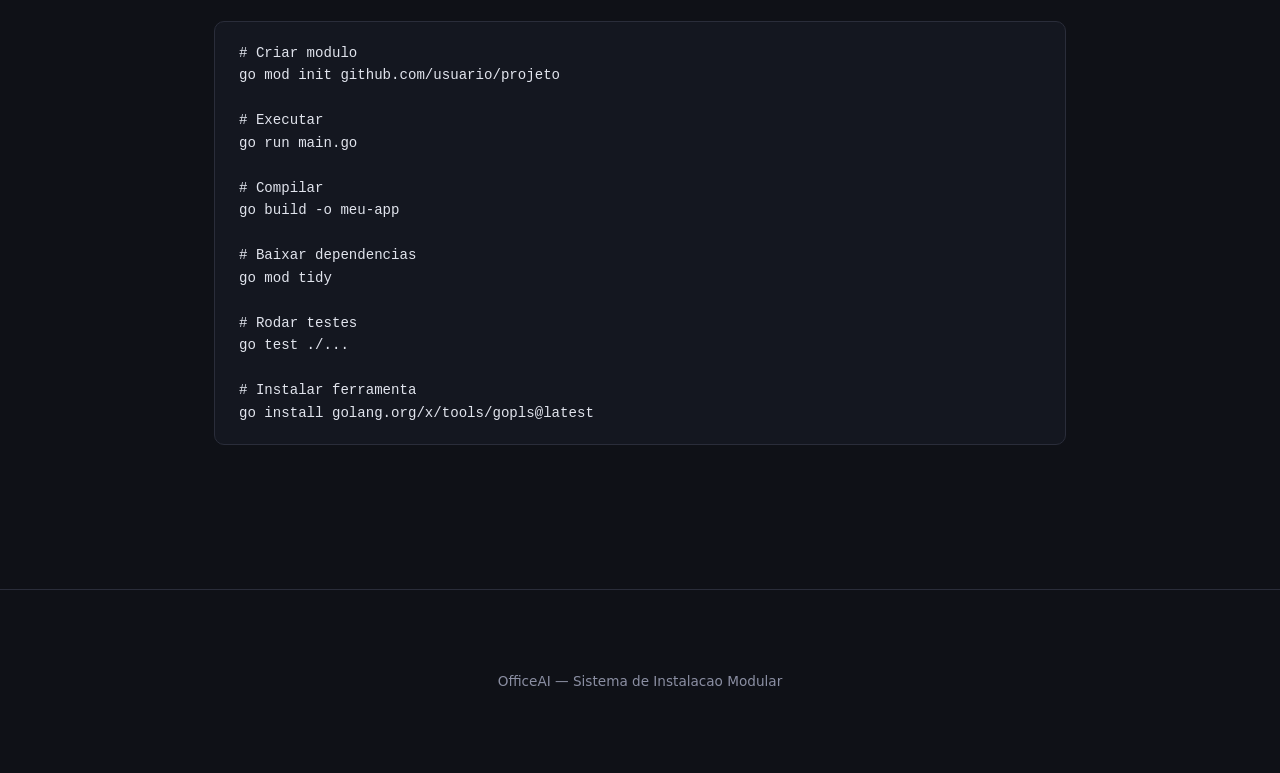
<file: docs/go.html>
<!DOCTYPE html>
<html lang="pt-BR">
<head>
    <meta charset="UTF-8">
    <meta name="viewport" content="width=device-width, initial-scale=1.0">
    <title>Go - OfficeAI</title>
    <link rel="stylesheet" href="style.css">
</head>
<body>
    <nav>
        <div class="container">
            <a href="index.html" class="brand">OfficeAI</a>
            <ul class="links">
                <li><a href="index.html">Inicio</a></li>
                <li><a href="system.html">Sistema Base</a></li>
                <li><a href="linguagens.html" class="active">Linguagens</a></li>
                <li><a href="clis.html">CLIs</a></li>
                <li><a href="llms.html">LLMs</a></li>
            </ul>
        </div>
    </nav>

    <div class="container">
        <div class="breadcrumb">
            <a href="index.html">Inicio</a> / Go
        </div>

        <header>
            <h1>&#x1F4A0; Go <span class="flag unavailable">Indisponivel</span></h1>
            <p>Linguagem compilada para servicos de alto desempenho e ferramentas CLI.</p>
        </header>

        <div class="links-grid">
            <a href="https://go.dev/" target="_blank">&#x1F517; go.dev</a>
            <a href="https://pkg.go.dev/" target="_blank">&#x1F517; pkg.go.dev</a>
            <a href="https://go.dev/doc/" target="_blank">&#x1F517; Go Docs</a>
        </div>

        <section>
            <h2>Descricao</h2>
            <p>
                <strong>Go</strong> (Golang) e instalado como binario oficial extraido para
                o diretorio do projeto. O Go e amplamente utilizado para servicos backend,
                APIs, microservicos e ferramentas de linha de comando.
            </p>
            <br>
            <p>
                A instalacao inclui ferramentas essenciais para desenvolvimento:
                <code>gopls</code> (language server), <code>dlv</code> (debugger),
                <code>staticcheck</code> (analisador estatico) e <code>golangci-lint</code> (linter aggregator).
            </p>
        </section>

        <section>
            <h2>Informacoes de Instalacao</h2>
            <table class="info-table">
                <tr>
                    <th>Versao</th>
                    <td>1.22.5</td>
                </tr>
                <tr>
                    <th>Metodo</th>
                    <td><span class="badge required">Binario oficial</span></td>
                </tr>
                <tr>
                    <th>Diretorio</th>
                    <td>$OFFICEAI_ROOT/lib/go/</td>
                </tr>
                <tr>
                    <th>Executaveis</th>
                    <td>
                        <ul class="exec-list">
                            <li>go</li>
                            <li>gofmt</li>
                            <li>gopls</li>
                            <li>dlv</li>
                            <li>staticcheck</li>
                            <li>golangci-lint</li>
                        </ul>
                    </td>
                </tr>
            </table>
        </section>

        <section>
            <h2>Ambiente</h2>
            <div class="env-block">
                <div class="env-item activate" data-cmd="source $OFFICEAI_ROOT/bin/01.03_setenv_go.sh" data-label="Go">
                    <h4>&#x2705; Ativar <span class="copy-hint">Clique para executar</span></h4>
<pre><code>source $OFFICEAI_ROOT/bin/01.03_setenv_go.sh</code></pre>
                </div>
                <div class="env-item deactivate" data-cmd="source $OFFICEAI_ROOT/bin/01.03_unsetenv_go.sh" data-label="Go">
                    <h4>&#x274C; Desativar <span class="copy-hint">Clique para executar</span></h4>
<pre><code>source $OFFICEAI_ROOT/bin/01.03_unsetenv_go.sh</code></pre>
                </div>
            </div>

            <h3>Variaveis de Ambiente</h3>
            <table class="info-table">
                <tr>
                    <th>PATH</th>
                    <td>Adiciona <code>$OFFICEAI_ROOT/lib/go/bin/</code></td>
                </tr>
                <tr>
                    <th>GOPATH</th>
                    <td><code>$HOME/go</code></td>
                </tr>
            </table>
        </section>

        <section>
            <h2>Uso</h2>
<pre><code># Criar modulo
go mod init github.com/usuario/projeto

# Executar
go run main.go

# Compilar
go build -o meu-app

# Baixar dependencias
go mod tidy

# Rodar testes
go test ./...

# Instalar ferramenta
go install golang.org/x/tools/gopls@latest</code></pre>
        </section>
    </div>

    <footer>
        <div class="container">
            OfficeAI &mdash; Sistema de Instalacao Modular
        </div>
    </footer>
    <script src="env-executor.js"></script>
</body>
</html>
</file>
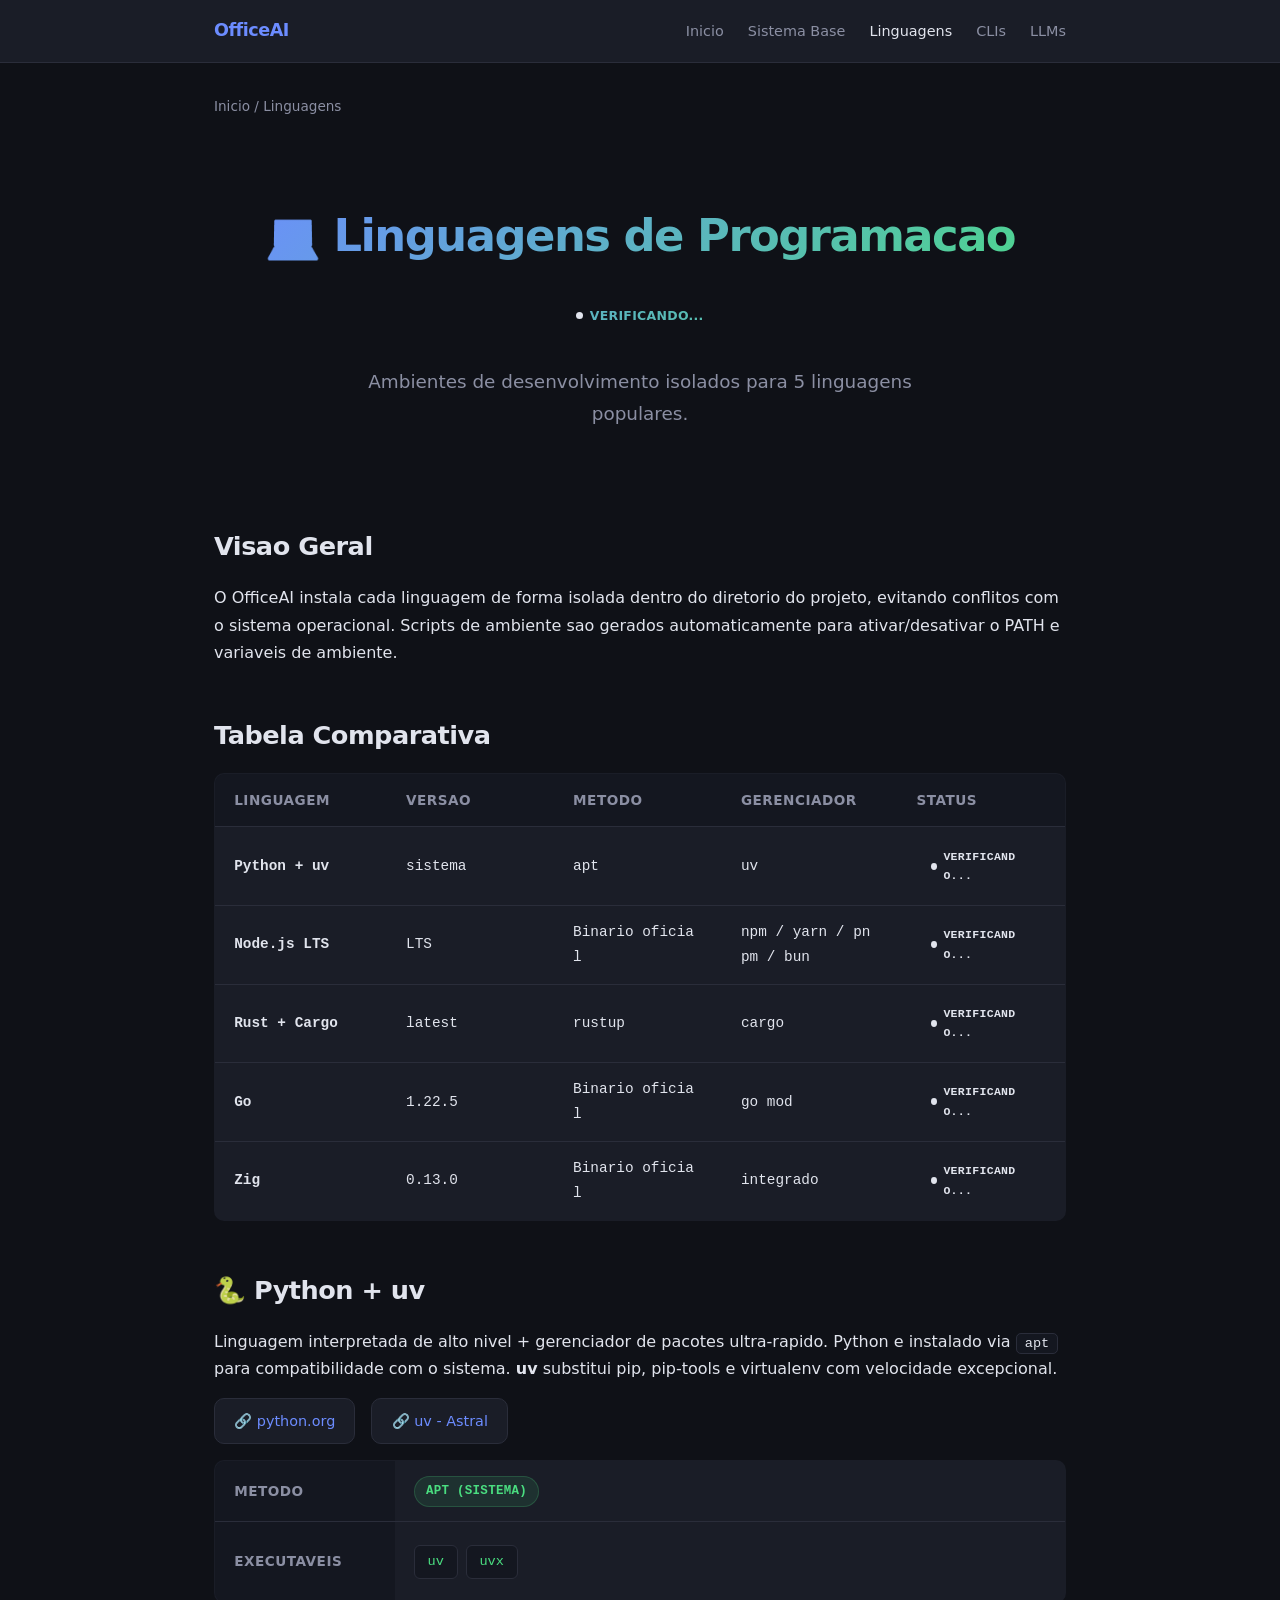
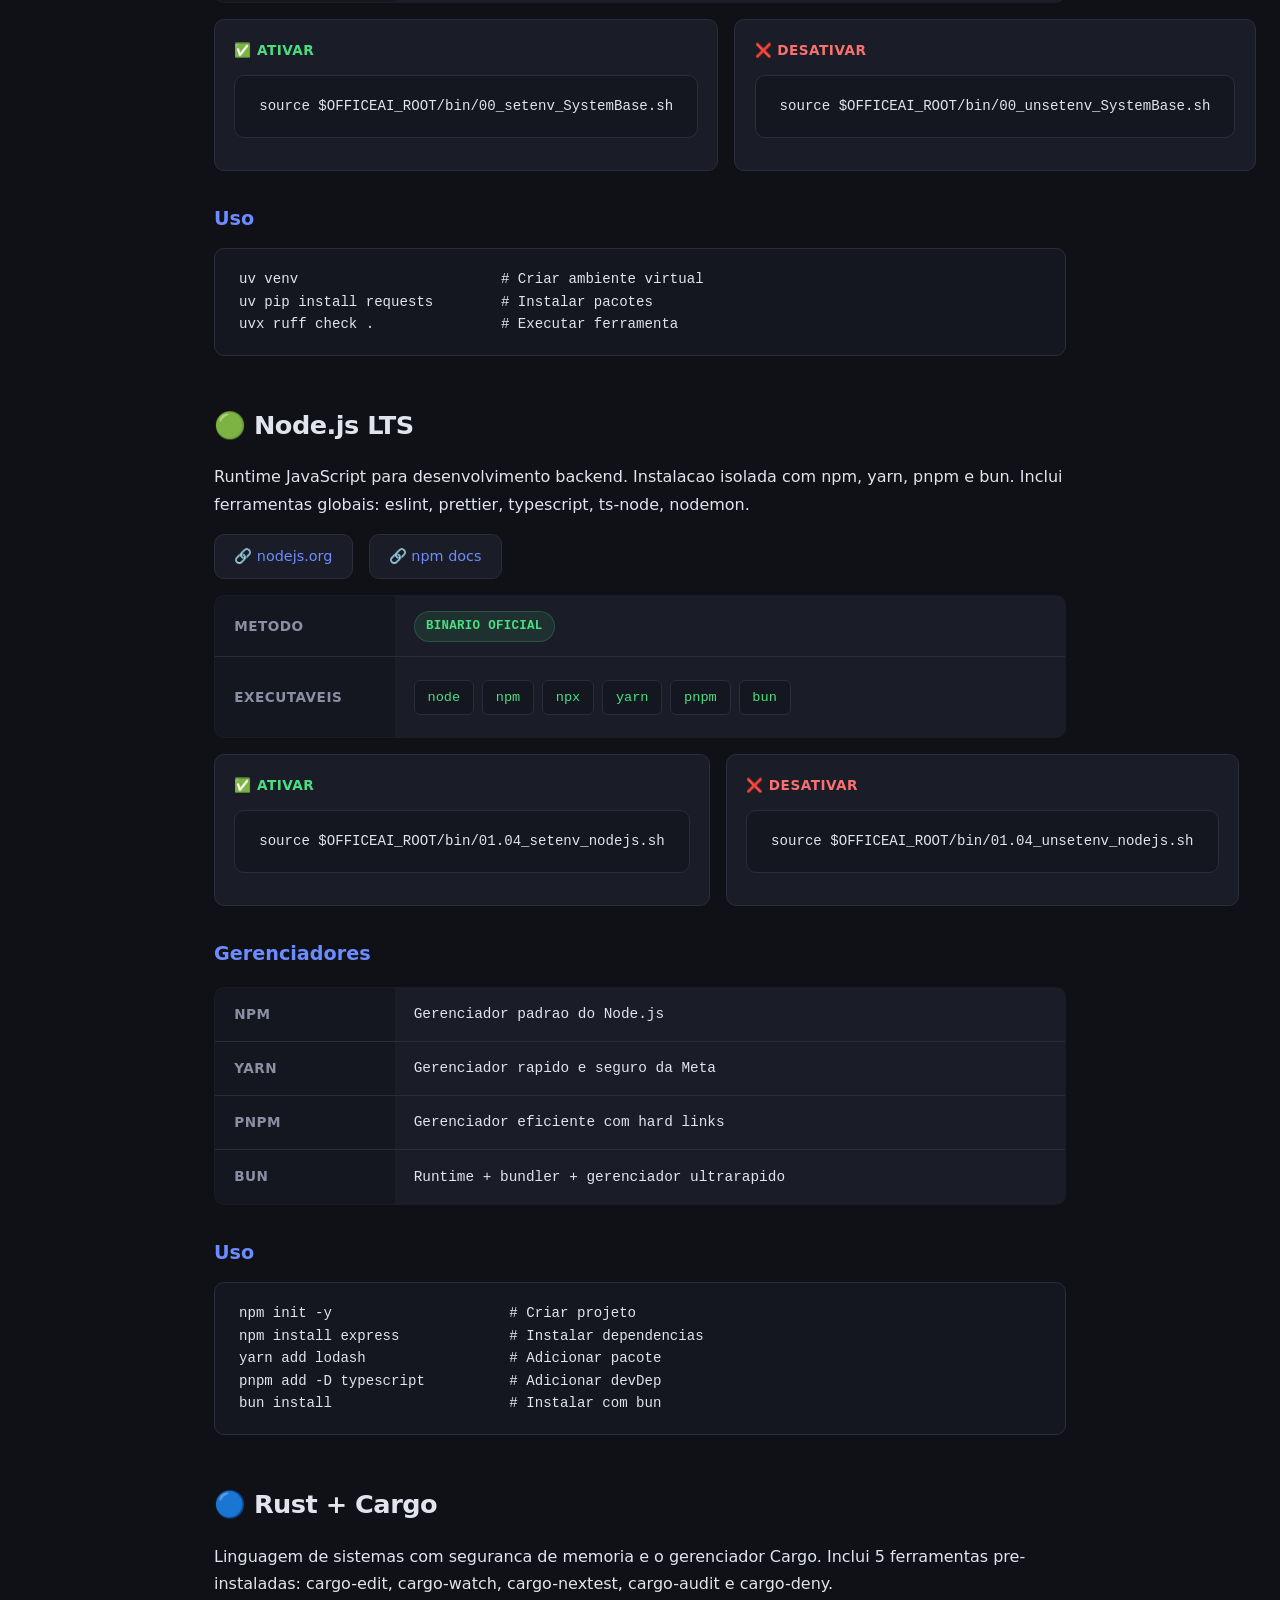
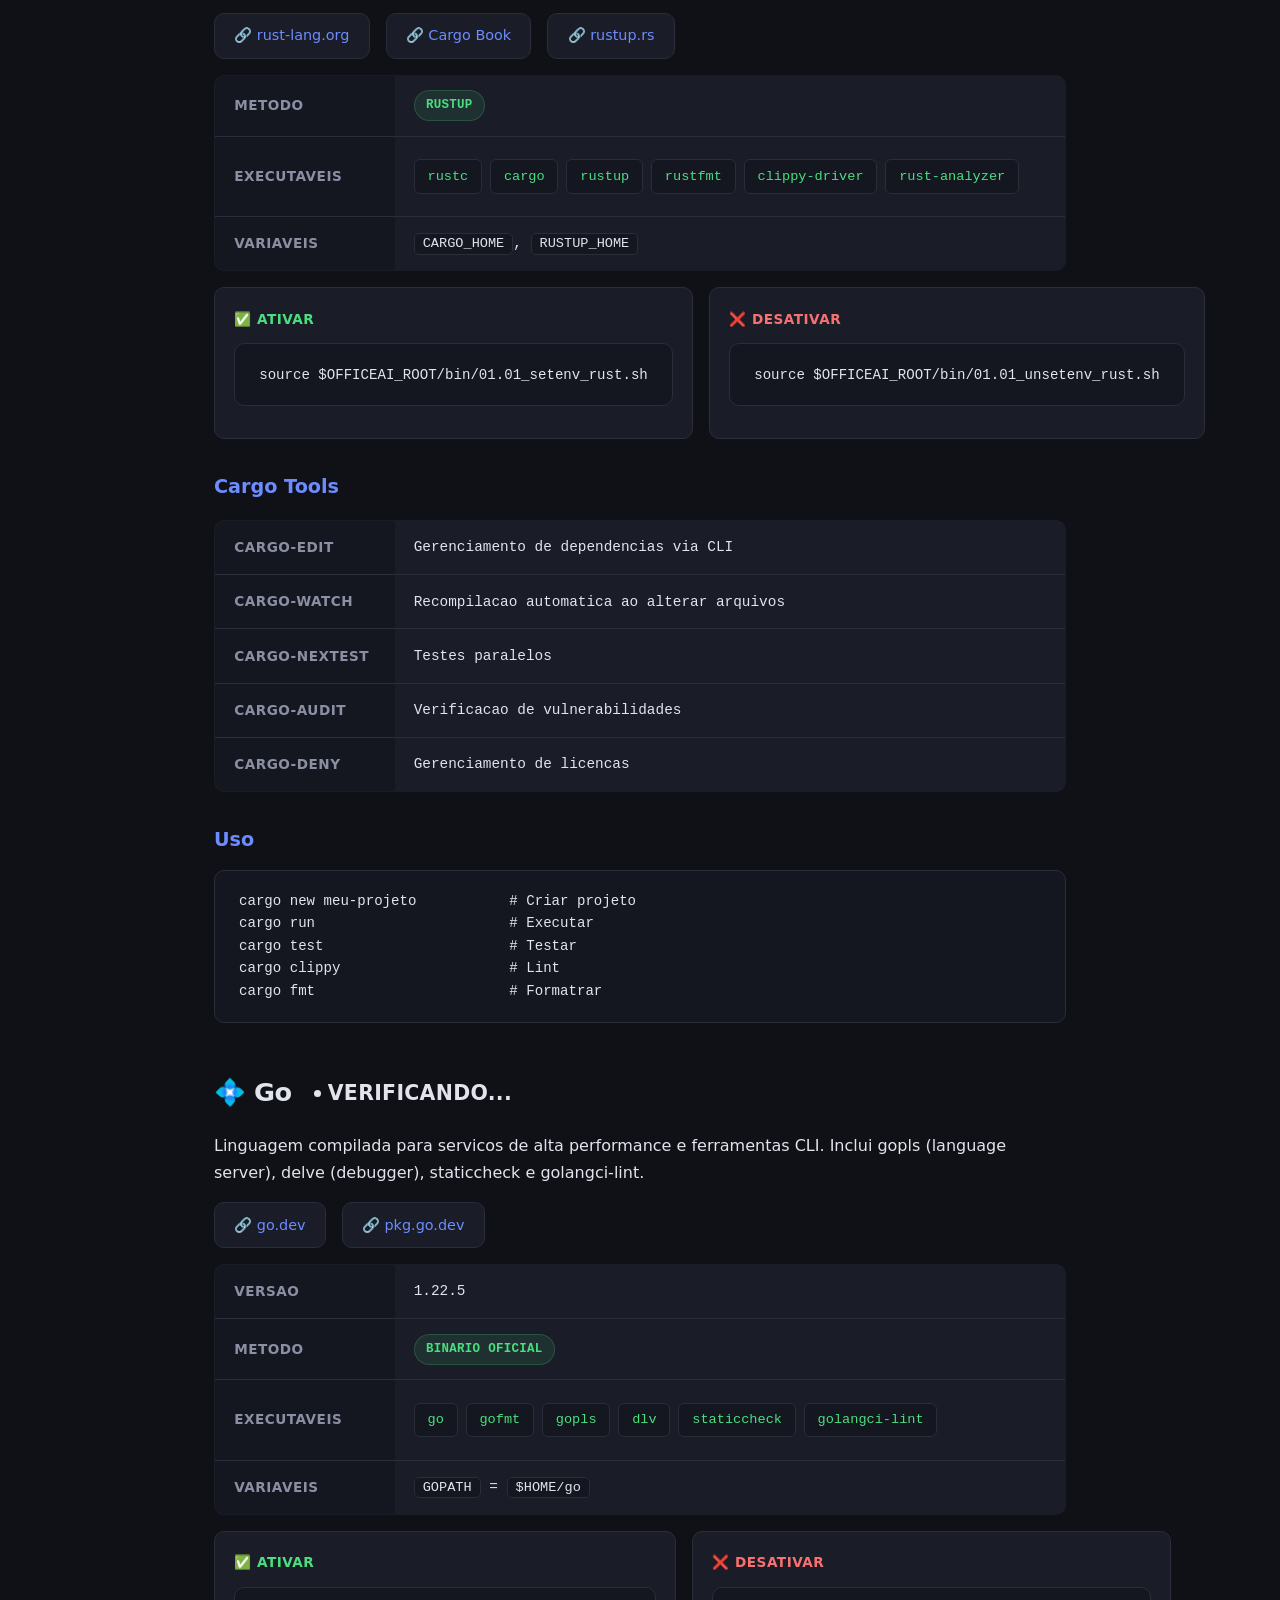
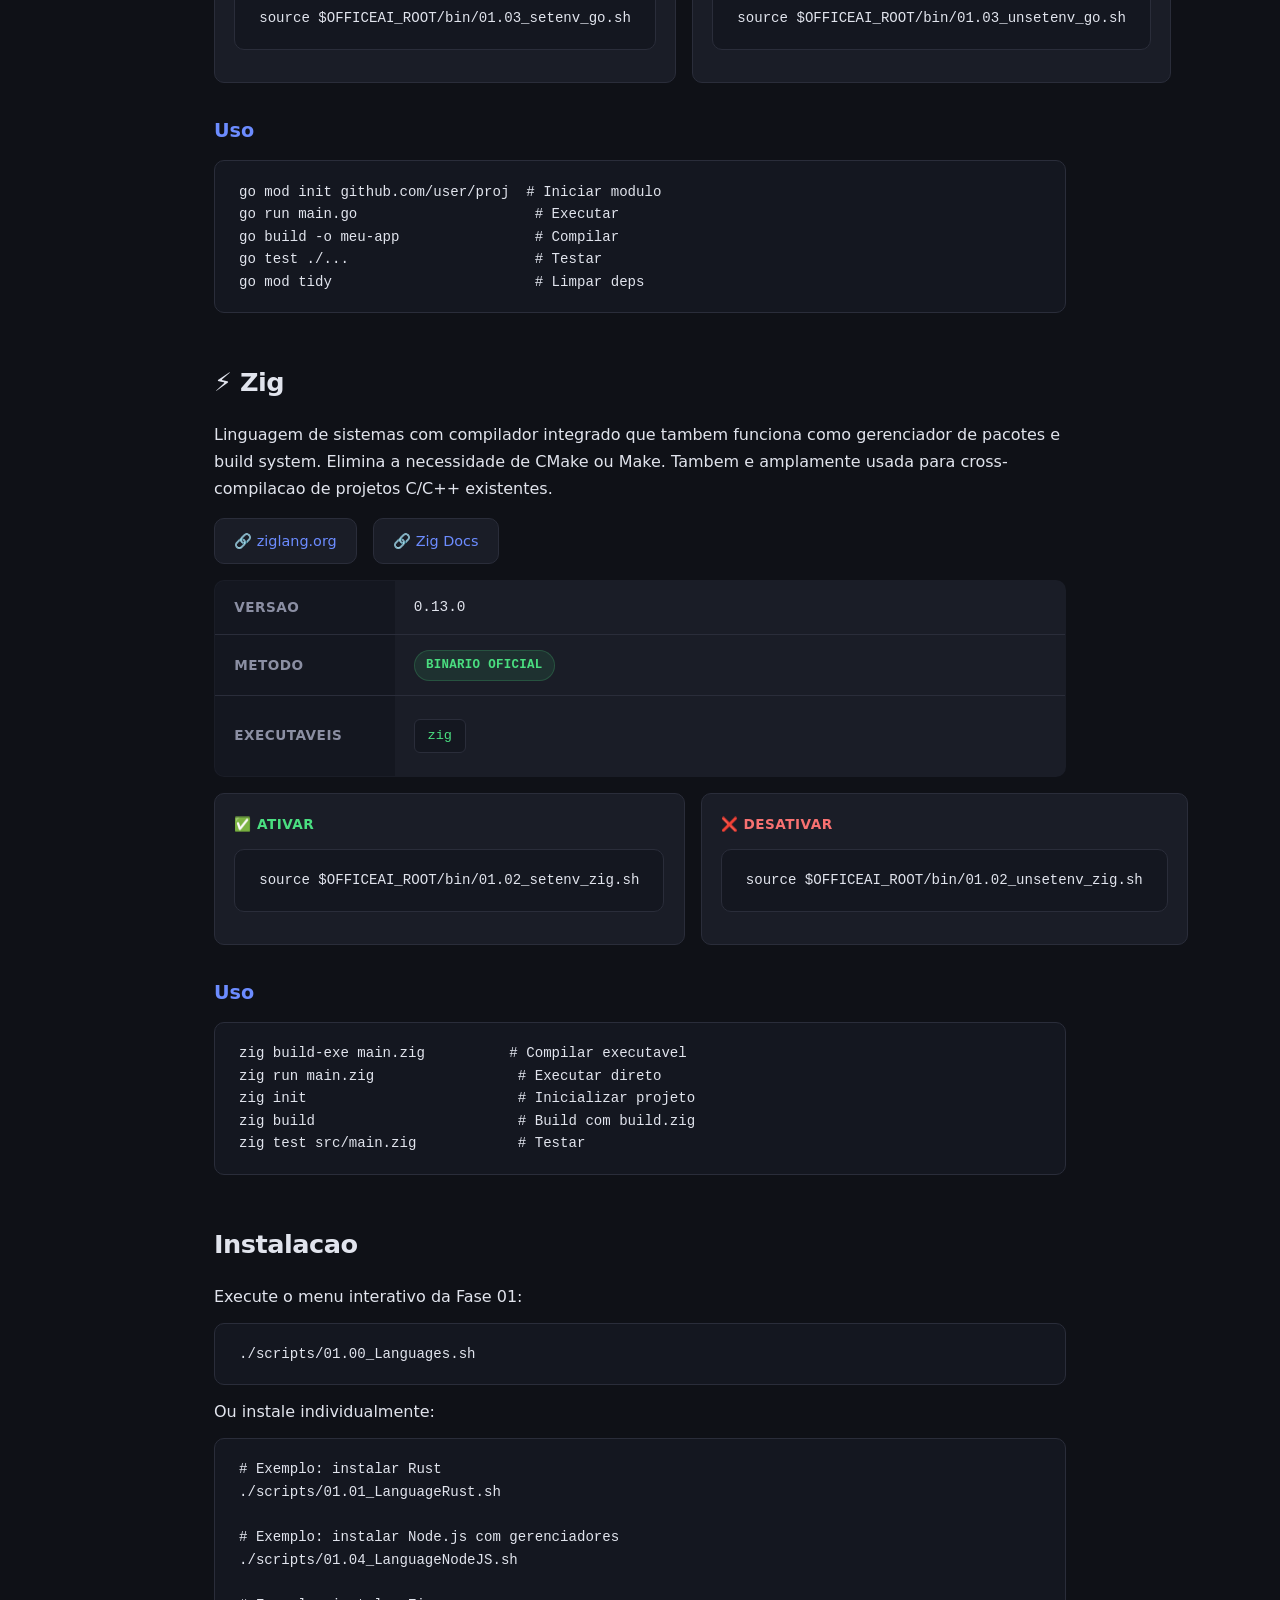
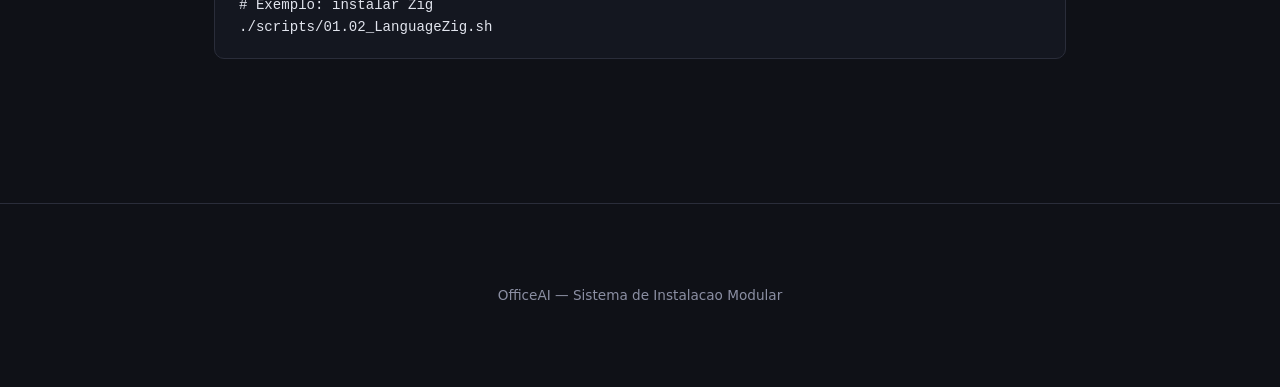
<file: docs/linguagens.html>
<!DOCTYPE html>
<html lang="pt-BR">
<head>
    <meta charset="UTF-8">
    <meta name="viewport" content="width=device-width, initial-scale=1.0">
    <title>Linguagens - OfficeAI</title>
    <link rel="stylesheet" href="style.css">
</head>
<body>
    <nav>
        <div class="container">
            <a href="index.html" class="brand">OfficeAI</a>
            <ul class="links">
                <li><a href="index.html">Inicio</a></li>
                <li><a href="system.html">Sistema Base</a></li>
                <li><a href="linguagens.html" class="active">Linguagens</a></li>
                <li><a href="clis.html">CLIs</a></li>
                <li><a href="llms.html">LLMs</a></li>
            </ul>
        </div>
    </nav>

    <div class="container">
        <div class="breadcrumb">
            <a href="index.html">Inicio</a> / Linguagens
        </div>

        <header>
            <h1>&#x1F4BB; Linguagens de Programacao <span class="flag" data-counter="true">Verificando...</span></h1>
            <p>Ambientes de desenvolvimento isolados para 5 linguagens populares.</p>
        </header>

        <section>
            <h2>Visao Geral</h2>
            <p>
                O OfficeAI instala cada linguagem de forma isolada dentro do diretorio do projeto,
                evitando conflitos com o sistema operacional. Scripts de ambiente sao gerados
                automaticamente para ativar/desativar o PATH e variaveis de ambiente.
            </p>
        </section>

        <section>
            <h2>Tabela Comparativa</h2>
            <table class="info-table">
                <tr>
                    <th>Linguagem</th>
                    <th>Versao</th>
                    <th>Metodo</th>
                    <th>Gerenciador</th>
                    <th>Status</th>
                </tr>
                <tr>
                    <td><strong>Python + uv</strong></td>
                    <td>sistema</td>
                    <td>apt</td>
                    <td>uv</td>
                    <td><span class="flag" data-tool="python" style="font-size:0.8em">Verificando...</span></td>
                </tr>
                <tr>
                    <td><strong>Node.js LTS</strong></td>
                    <td>LTS</td>
                    <td>Binario oficial</td>
                    <td>npm / yarn / pnpm / bun</td>
                    <td><span class="flag" data-tool="nodejs" style="font-size:0.8em">Verificando...</span></td>
                </tr>
                <tr>
                    <td><strong>Rust + Cargo</strong></td>
                    <td>latest</td>
                    <td>rustup</td>
                    <td>cargo</td>
                    <td><span class="flag" data-tool="rust" style="font-size:0.8em">Verificando...</span></td>
                </tr>
                <tr>
                    <td><strong>Go</strong></td>
                    <td>1.22.5</td>
                    <td>Binario oficial</td>
                    <td>go mod</td>
                    <td><span class="flag" data-tool="go" style="font-size:0.8em">Verificando...</span></td>
                </tr>
                <tr>
                    <td><strong>Zig</strong></td>
                    <td>0.13.0</td>
                    <td>Binario oficial</td>
                    <td>integrado</td>
                    <td><span class="flag" data-tool="zig" style="font-size:0.8em">Verificando...</span></td>
                </tr>
            </table>
        </section>

        <!-- PYTHON -->
        <section id="python">
            <h2>&#x1F40D; Python + uv</h2>
            <p>
                Linguagem interpretada de alto nivel + gerenciador de pacotes ultra-rapido.
                Python e instalado via <code>apt</code> para compatibilidade com o sistema.
                <strong>uv</strong> substitui pip, pip-tools e virtualenv com velocidade excepcional.
            </p>
            <div class="links-grid">
                <a href="https://www.python.org/" target="_blank">&#x1F517; python.org</a>
                <a href="https://docs.astral.sh/uv/" target="_blank">&#x1F517; uv - Astral</a>
            </div>
            <table class="info-table">
                <tr><th>Metodo</th><td><span class="badge required">apt (sistema)</span></td></tr>
                <tr><th>Executaveis</th><td><span class="exec-list"><li>uv</li><li>uvx</li></span></td></tr>
            </table>
            <div class="env-block">
                <div class="env-item activate" data-cmd="source $OFFICEAI_ROOT/bin/00_setenv_SystemBase.sh" data-label="uv">
                    <h4>&#x2705; Ativar <span class="copy-hint">Clique para executar</span></h4>
<pre><code>source $OFFICEAI_ROOT/bin/00_setenv_SystemBase.sh</code></pre>
                </div>
                <div class="env-item deactivate" data-cmd="source $OFFICEAI_ROOT/bin/00_unsetenv_SystemBase.sh" data-label="uv">
                    <h4>&#x274C; Desativar <span class="copy-hint">Clique para executar</span></h4>
<pre><code>source $OFFICEAI_ROOT/bin/00_unsetenv_SystemBase.sh</code></pre>
                </div>
            </div>
            <h3>Uso</h3>
<pre><code>uv venv                        # Criar ambiente virtual
uv pip install requests        # Instalar pacotes
uvx ruff check .               # Executar ferramenta</code></pre>
        </section>

        <!-- NODE.JS -->
        <section id="nodejs">
            <h2>&#x1F7E2; Node.js LTS</h2>
            <p>
                Runtime JavaScript para desenvolvimento backend. Instalacao isolada com npm, yarn,
                pnpm e bun. Inclui ferramentas globais: eslint, prettier, typescript, ts-node, nodemon.
            </p>
            <div class="links-grid">
                <a href="https://nodejs.org/" target="_blank">&#x1F517; nodejs.org</a>
                <a href="https://docs.npmjs.com/" target="_blank">&#x1F517; npm docs</a>
            </div>
            <table class="info-table">
                <tr><th>Metodo</th><td><span class="badge required">Binario oficial</span></td></tr>
                <tr><th>Executaveis</th><td><span class="exec-list"><li>node</li><li>npm</li><li>npx</li><li>yarn</li><li>pnpm</li><li>bun</li></span></td></tr>
            </table>
            <div class="env-block">
                <div class="env-item activate" data-cmd="source $OFFICEAI_ROOT/bin/01.04_setenv_nodejs.sh" data-label="node">
                    <h4>&#x2705; Ativar <span class="copy-hint">Clique para executar</span></h4>
<pre><code>source $OFFICEAI_ROOT/bin/01.04_setenv_nodejs.sh</code></pre>
                </div>
                <div class="env-item deactivate" data-cmd="source $OFFICEAI_ROOT/bin/01.04_unsetenv_nodejs.sh" data-label="node">
                    <h4>&#x274C; Desativar <span class="copy-hint">Clique para executar</span></h4>
<pre><code>source $OFFICEAI_ROOT/bin/01.04_unsetenv_nodejs.sh</code></pre>
                </div>
            </div>
            <h3>Gerenciadores</h3>
            <table class="info-table">
                <tr><th>npm</th><td>Gerenciador padrao do Node.js</td></tr>
                <tr><th>yarn</th><td>Gerenciador rapido e seguro da Meta</td></tr>
                <tr><th>pnpm</th><td>Gerenciador eficiente com hard links</td></tr>
                <tr><th>bun</th><td>Runtime + bundler + gerenciador ultrarapido</td></tr>
            </table>
            <h3>Uso</h3>
<pre><code>npm init -y                     # Criar projeto
npm install express             # Instalar dependencias
yarn add lodash                 # Adicionar pacote
pnpm add -D typescript          # Adicionar devDep
bun install                     # Instalar com bun</code></pre>
        </section>

        <!-- RUST -->
        <section id="rust">
            <h2>&#x1F535; Rust + Cargo</h2>
            <p>
                Linguagem de sistemas com seguranca de memoria e o gerenciador Cargo.
                Inclui 5 ferramentas pre-instaladas: cargo-edit, cargo-watch, cargo-nextest,
                cargo-audit e cargo-deny.
            </p>
            <div class="links-grid">
                <a href="https://www.rust-lang.org/" target="_blank">&#x1F517; rust-lang.org</a>
                <a href="https://doc.rust-lang.org/cargo/" target="_blank">&#x1F517; Cargo Book</a>
                <a href="https://rustup.rs/" target="_blank">&#x1F517; rustup.rs</a>
            </div>
            <table class="info-table">
                <tr><th>Metodo</th><td><span class="badge required">rustup</span></td></tr>
                <tr><th>Executaveis</th><td><span class="exec-list"><li>rustc</li><li>cargo</li><li>rustup</li><li>rustfmt</li><li>clippy-driver</li><li>rust-analyzer</li></span></td></tr>
                <tr><th>Variaveis</th><td><code>CARGO_HOME</code>, <code>RUSTUP_HOME</code></td></tr>
            </table>
            <div class="env-block">
                <div class="env-item activate" data-cmd="source $OFFICEAI_ROOT/bin/01.01_setenv_rust.sh" data-label="rust">
                    <h4>&#x2705; Ativar <span class="copy-hint">Clique para executar</span></h4>
<pre><code>source $OFFICEAI_ROOT/bin/01.01_setenv_rust.sh</code></pre>
                </div>
                <div class="env-item deactivate" data-cmd="source $OFFICEAI_ROOT/bin/01.01_unsetenv_rust.sh" data-label="rust">
                    <h4>&#x274C; Desativar <span class="copy-hint">Clique para executar</span></h4>
<pre><code>source $OFFICEAI_ROOT/bin/01.01_unsetenv_rust.sh</code></pre>
                </div>
            </div>
            <h3>Cargo Tools</h3>
            <table class="info-table">
                <tr><th>cargo-edit</th><td>Gerenciamento de dependencias via CLI</td></tr>
                <tr><th>cargo-watch</th><td>Recompilacao automatica ao alterar arquivos</td></tr>
                <tr><th>cargo-nextest</th><td>Testes paralelos</td></tr>
                <tr><th>cargo-audit</th><td>Verificacao de vulnerabilidades</td></tr>
                <tr><th>cargo-deny</th><td>Gerenciamento de licencas</td></tr>
            </table>
            <h3>Uso</h3>
<pre><code>cargo new meu-projeto           # Criar projeto
cargo run                       # Executar
cargo test                      # Testar
cargo clippy                    # Lint
cargo fmt                       # Formatrar</code></pre>
        </section>

        <!-- GO -->
        <section id="go">
            <h2>&#x1F4A0; Go <span class="flag" data-tool="go" style="font-size:0.8em">Verificando...</span></h2>
            <p>
                Linguagem compilada para servicos de alta performance e ferramentas CLI.
                Inclui gopls (language server), delve (debugger), staticcheck e golangci-lint.
            </p>
            <div class="links-grid">
                <a href="https://go.dev/" target="_blank">&#x1F517; go.dev</a>
                <a href="https://pkg.go.dev/" target="_blank">&#x1F517; pkg.go.dev</a>
            </div>
            <table class="info-table">
                <tr><th>Versao</th><td>1.22.5</td></tr>
                <tr><th>Metodo</th><td><span class="badge required">Binario oficial</span></td></tr>
                <tr><th>Executaveis</th><td><span class="exec-list"><li>go</li><li>gofmt</li><li>gopls</li><li>dlv</li><li>staticcheck</li><li>golangci-lint</li></span></td></tr>
                <tr><th>Variaveis</th><td><code>GOPATH</code> = <code>$HOME/go</code></td></tr>
            </table>
            <div class="env-block">
                <div class="env-item activate" data-cmd="source $OFFICEAI_ROOT/bin/01.03_setenv_go.sh" data-label="go">
                    <h4>&#x2705; Ativar <span class="copy-hint">Clique para executar</span></h4>
<pre><code>source $OFFICEAI_ROOT/bin/01.03_setenv_go.sh</code></pre>
                </div>
                <div class="env-item deactivate" data-cmd="source $OFFICEAI_ROOT/bin/01.03_unsetenv_go.sh" data-label="go">
                    <h4>&#x274C; Desativar <span class="copy-hint">Clique para executar</span></h4>
<pre><code>source $OFFICEAI_ROOT/bin/01.03_unsetenv_go.sh</code></pre>
                </div>
            </div>
            <h3>Uso</h3>
<pre><code>go mod init github.com/user/proj  # Iniciar modulo
go run main.go                     # Executar
go build -o meu-app                # Compilar
go test ./...                      # Testar
go mod tidy                        # Limpar deps</code></pre>
        </section>

        <!-- ZIG -->
        <section id="zig">
            <h2>&#x26A1; Zig</h2>
            <p>
                Linguagem de sistemas com compilador integrado que tambem funciona como
                gerenciador de pacotes e build system. Elimina a necessidade de CMake ou Make.
                Tambem e amplamente usada para cross-compilacao de projetos C/C++ existentes.
            </p>
            <div class="links-grid">
                <a href="https://ziglang.org/" target="_blank">&#x1F517; ziglang.org</a>
                <a href="https://ziglang.org/documentation/" target="_blank">&#x1F517; Zig Docs</a>
            </div>
            <table class="info-table">
                <tr><th>Versao</th><td>0.13.0</td></tr>
                <tr><th>Metodo</th><td><span class="badge required">Binario oficial</span></td></tr>
                <tr><th>Executaveis</th><td><span class="exec-list"><li>zig</li></span></td></tr>
            </table>
            <div class="env-block">
                <div class="env-item activate" data-cmd="source $OFFICEAI_ROOT/bin/01.02_setenv_zig.sh" data-label="zig">
                    <h4>&#x2705; Ativar <span class="copy-hint">Clique para executar</span></h4>
<pre><code>source $OFFICEAI_ROOT/bin/01.02_setenv_zig.sh</code></pre>
                </div>
                <div class="env-item deactivate" data-cmd="source $OFFICEAI_ROOT/bin/01.02_unsetenv_zig.sh" data-label="zig">
                    <h4>&#x274C; Desativar <span class="copy-hint">Clique para executar</span></h4>
<pre><code>source $OFFICEAI_ROOT/bin/01.02_unsetenv_zig.sh</code></pre>
                </div>
            </div>
            <h3>Uso</h3>
<pre><code>zig build-exe main.zig          # Compilar executavel
zig run main.zig                 # Executar direto
zig init                         # Inicializar projeto
zig build                        # Build com build.zig
zig test src/main.zig            # Testar</code></pre>
        </section>

        <section>
            <h2>Instalacao</h2>
            <p>Execute o menu interativo da Fase 01:</p>
<pre><code>./scripts/01.00_Languages.sh</code></pre>
            <p>Ou instale individualmente:</p>
<pre><code># Exemplo: instalar Rust
./scripts/01.01_LanguageRust.sh

# Exemplo: instalar Node.js com gerenciadores
./scripts/01.04_LanguageNodeJS.sh

# Exemplo: instalar Zig
./scripts/01.02_LanguageZig.sh</code></pre>
        </section>
    </div>

    <footer>
        <div class="container">
            OfficeAI &mdash; Sistema de Instalacao Modular
        </div>
    </footer>
    <script src="env-executor.js"></script>
    <script src="status-checker.js"></script>
</body>
</html>
</file>
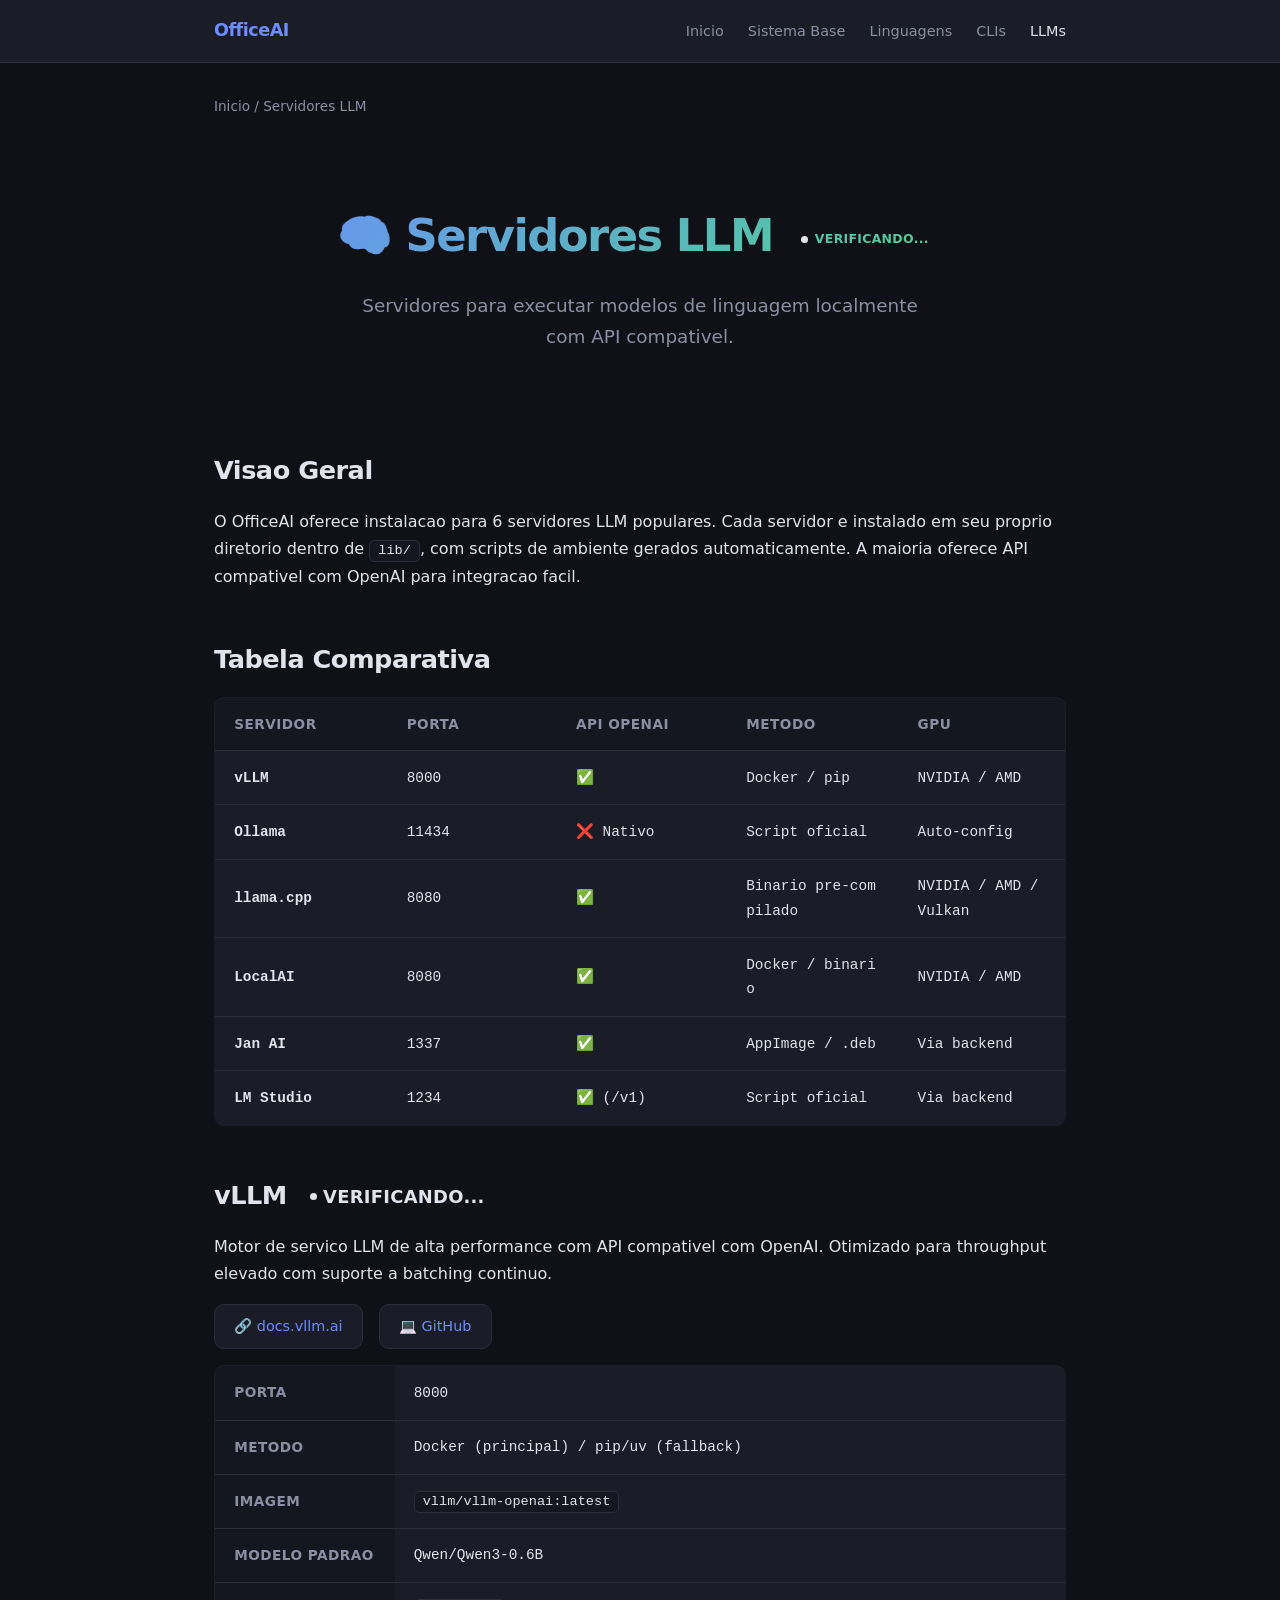
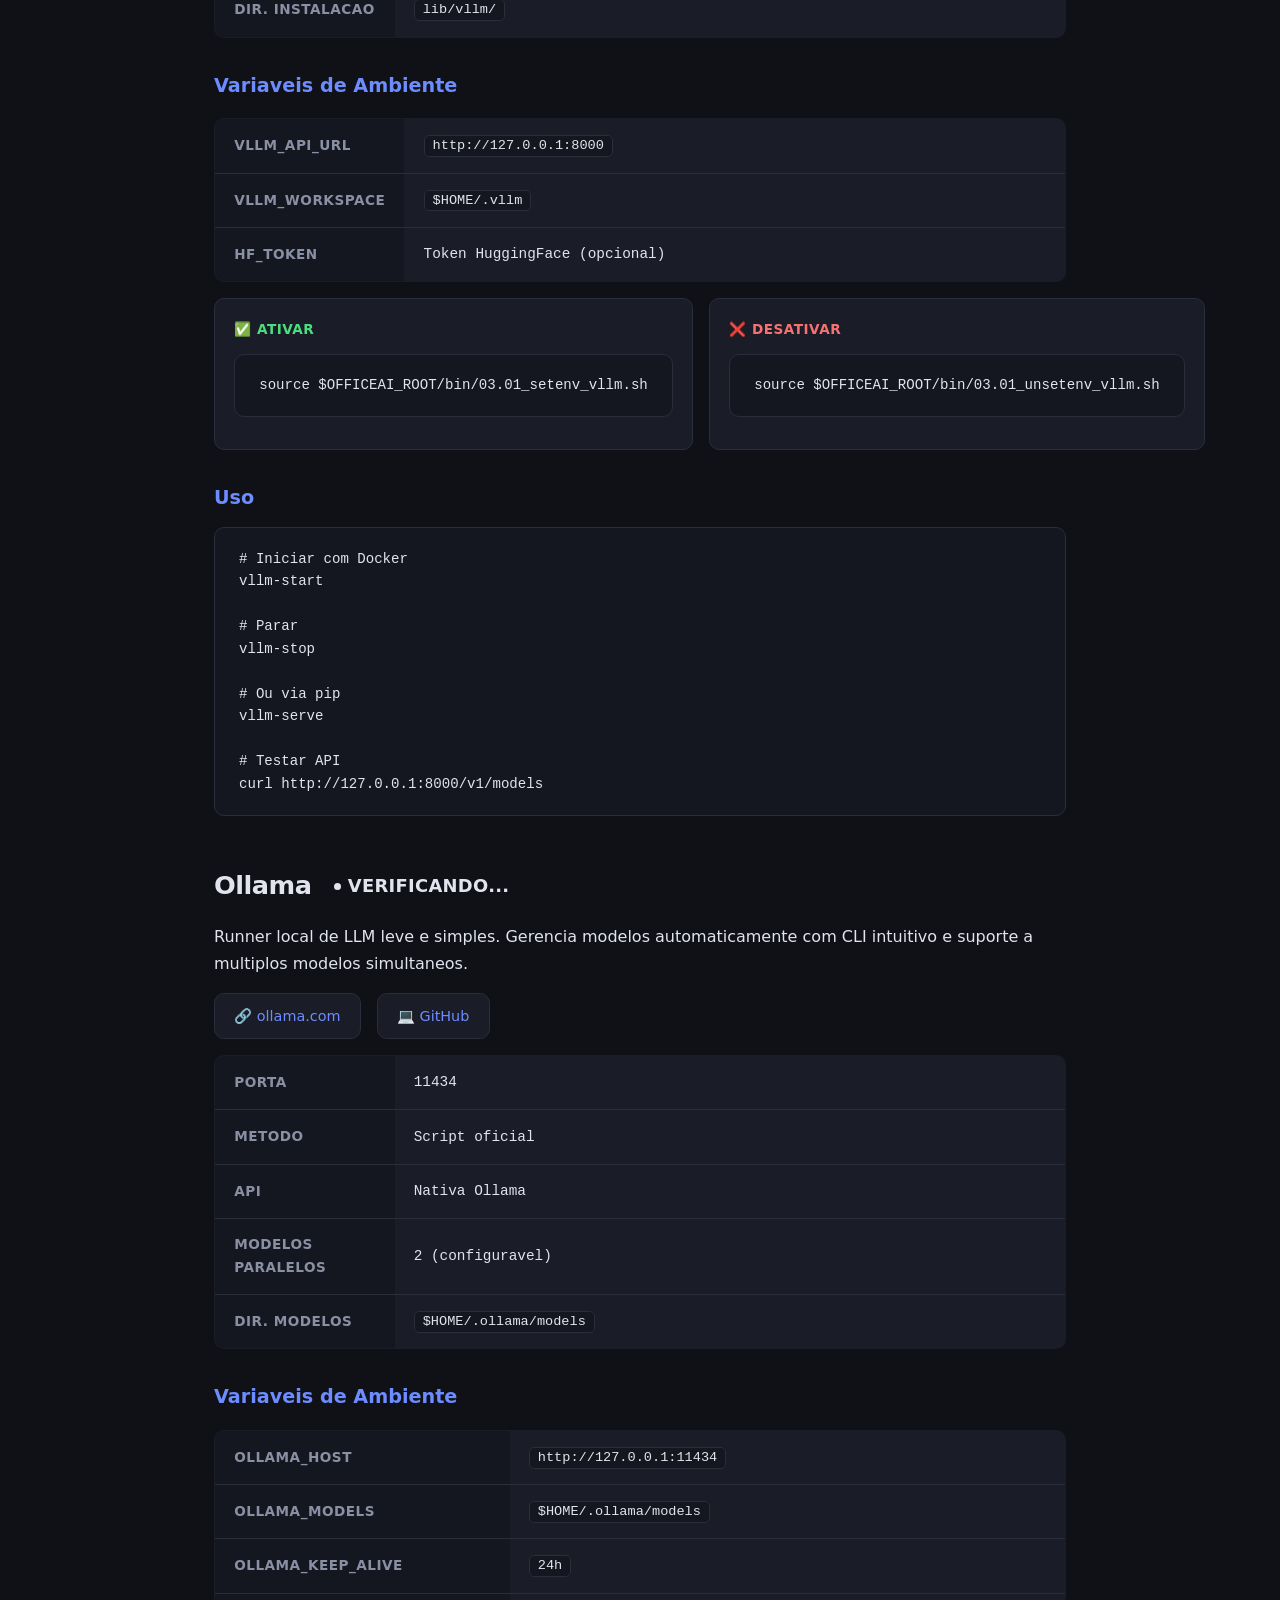
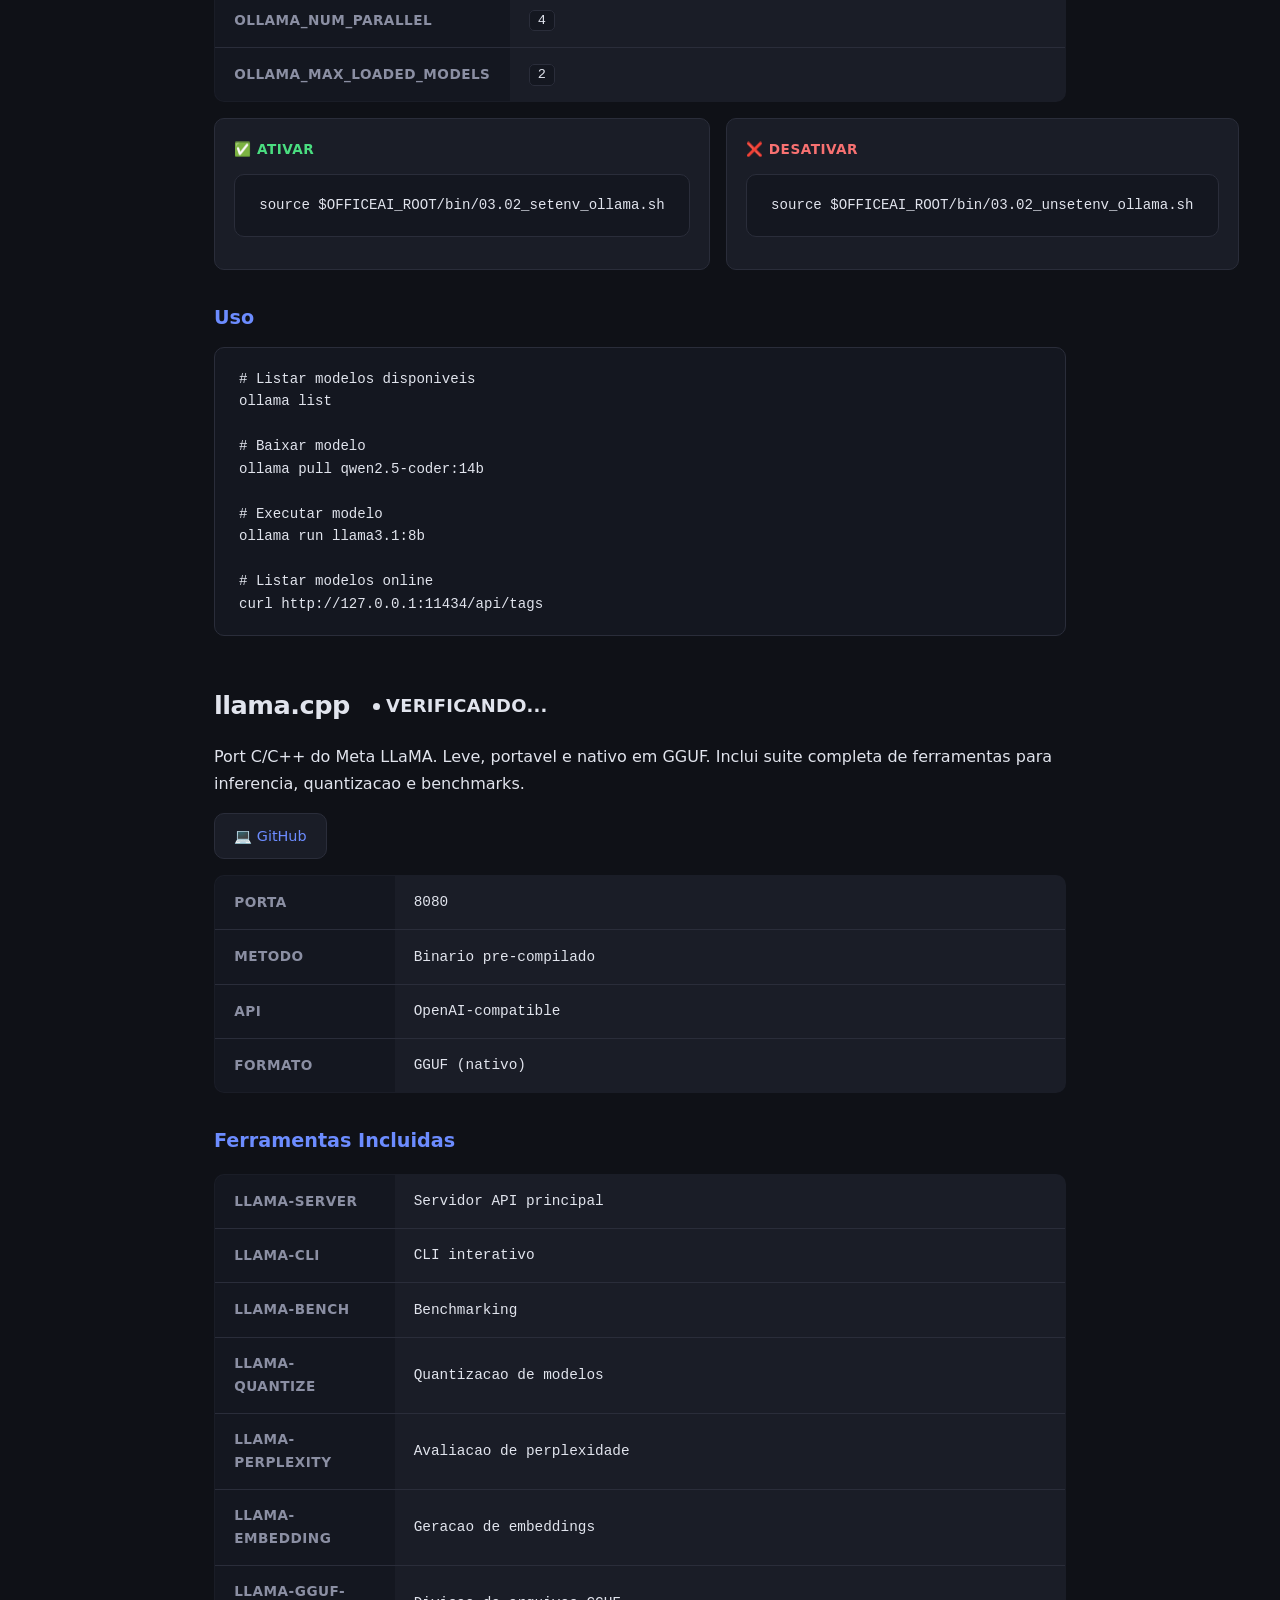
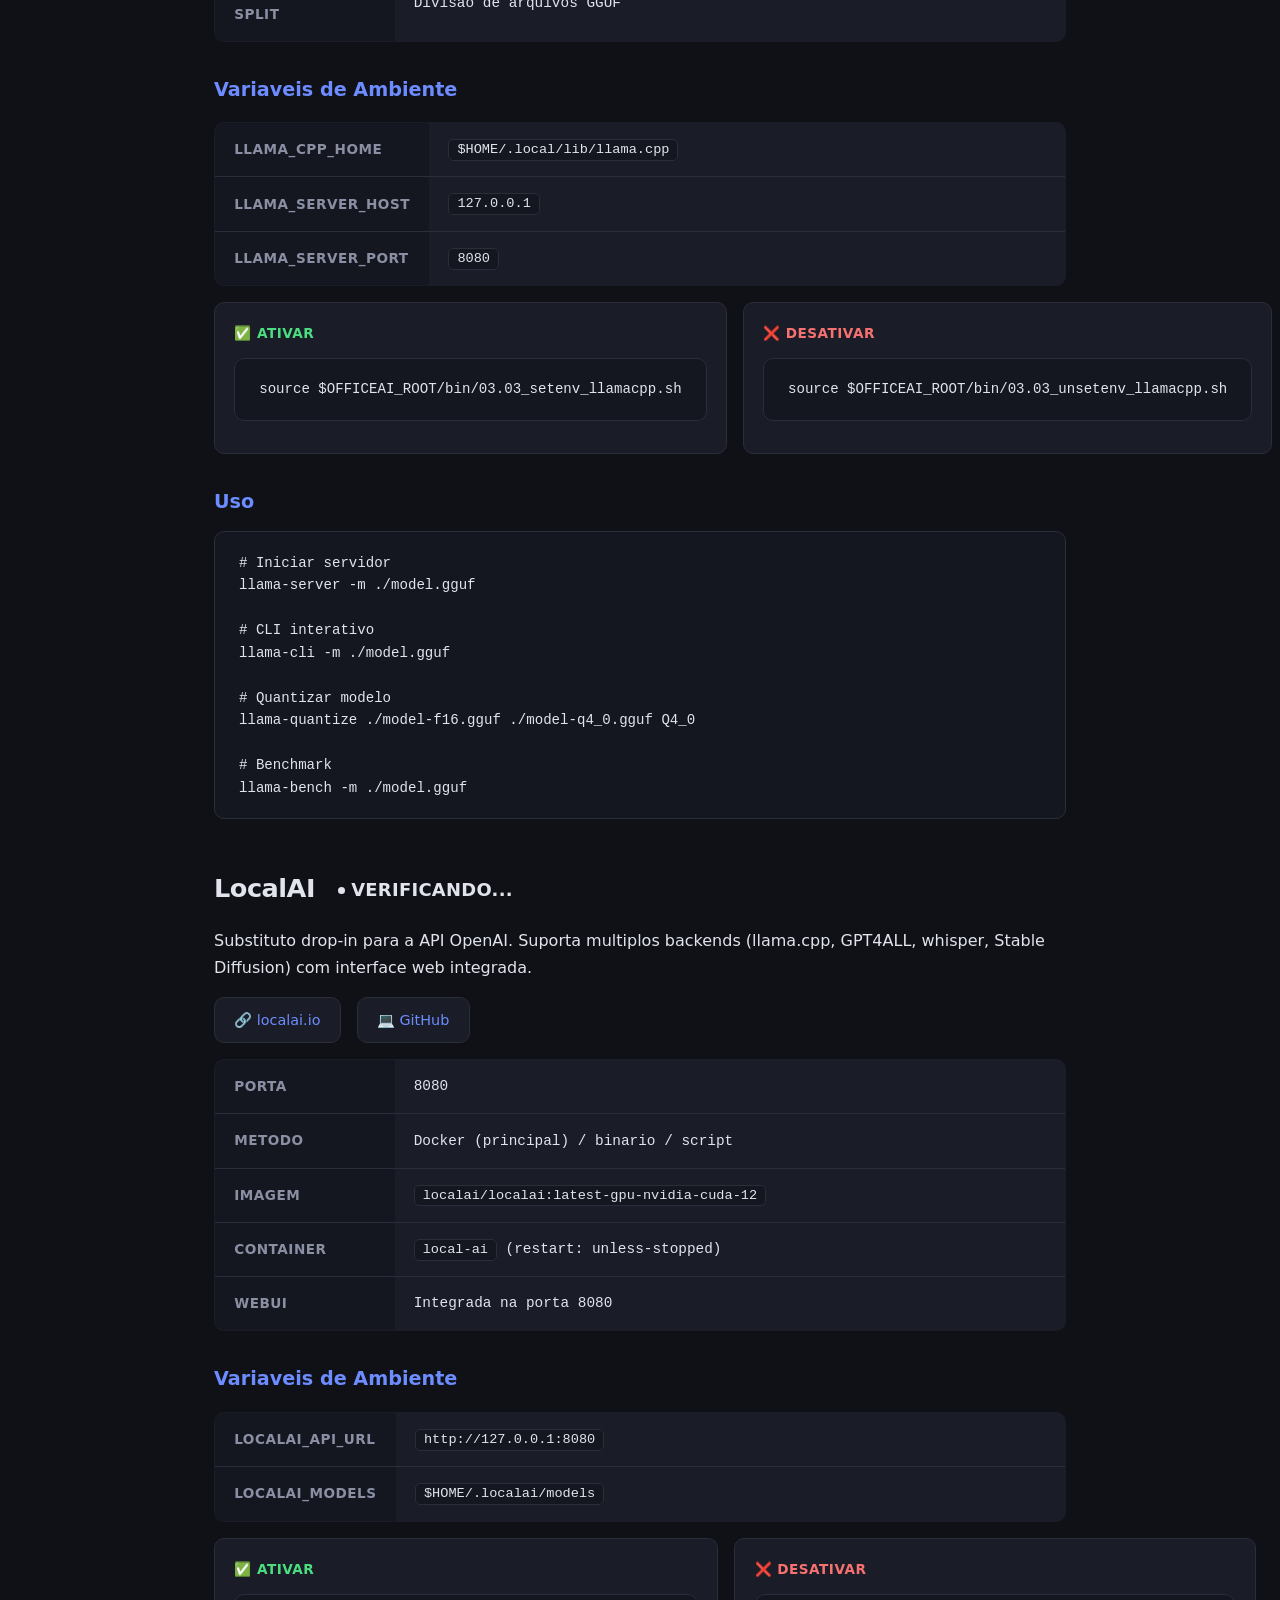
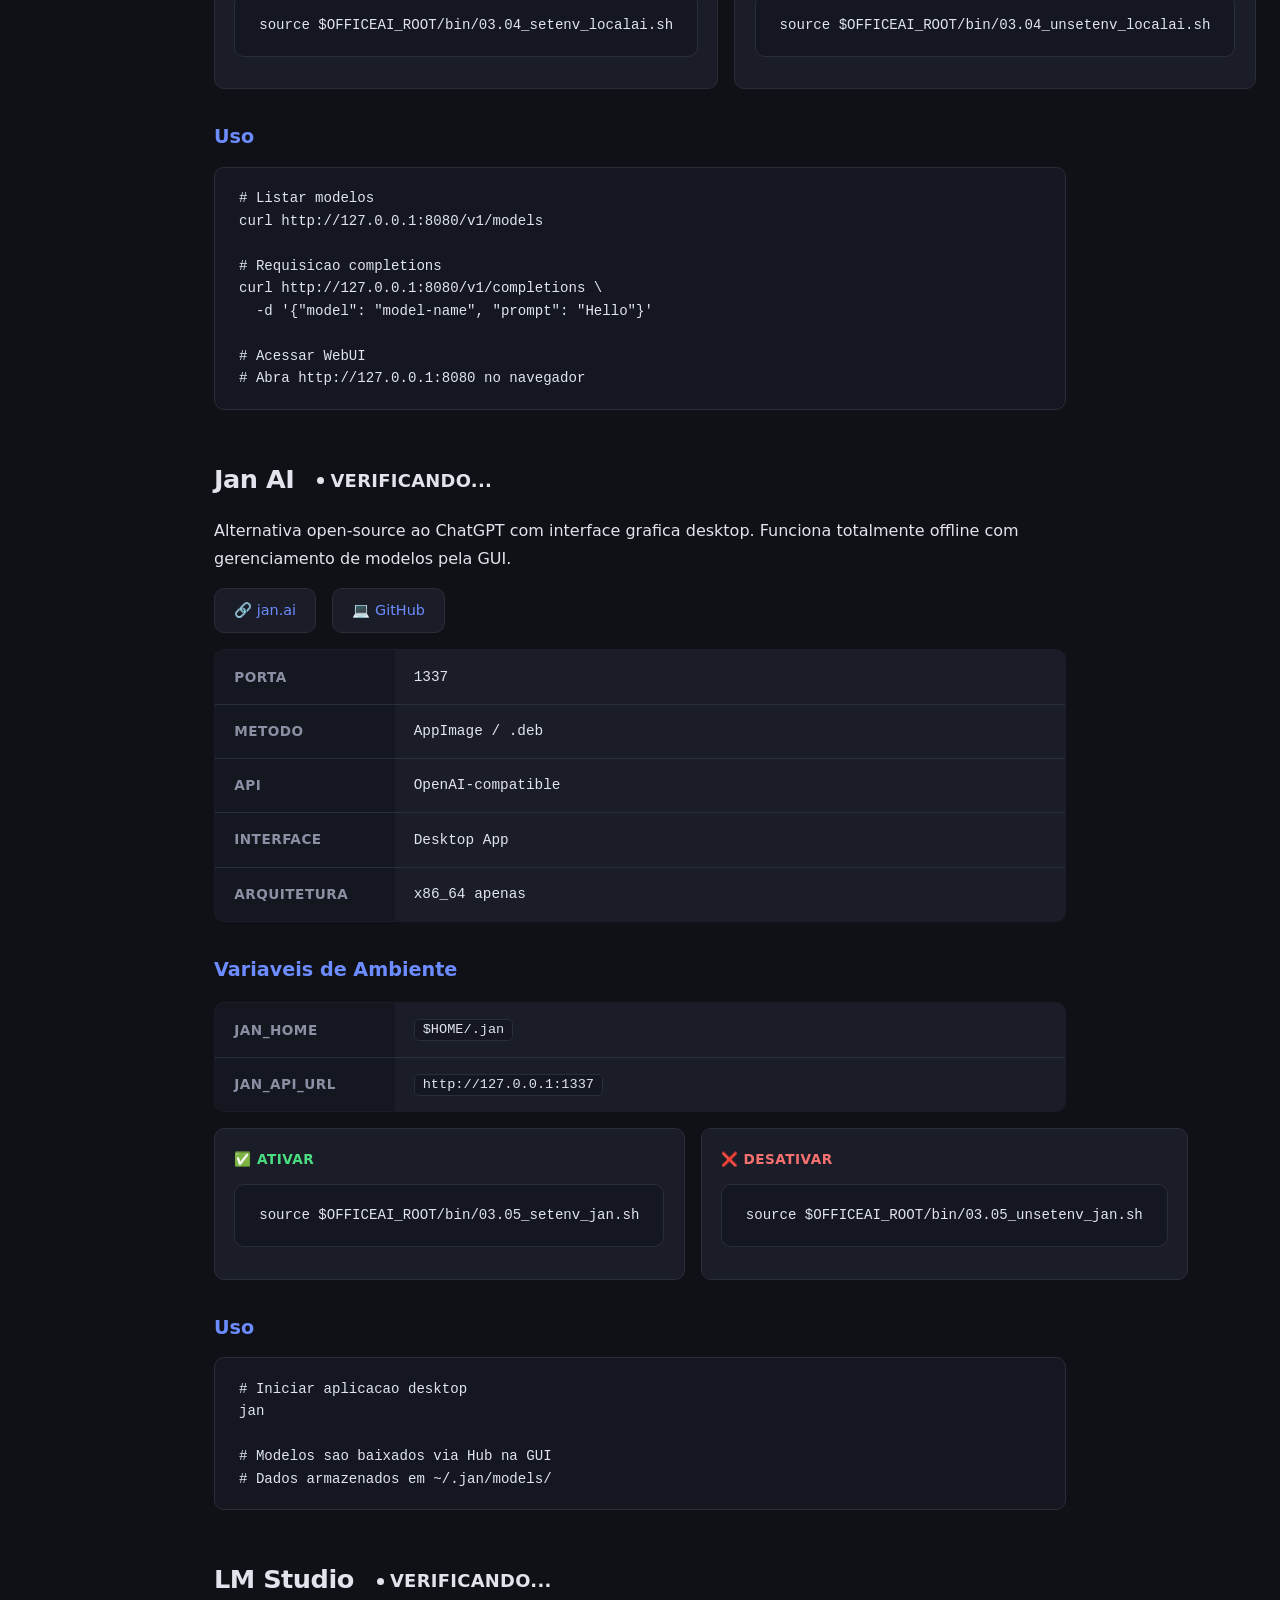
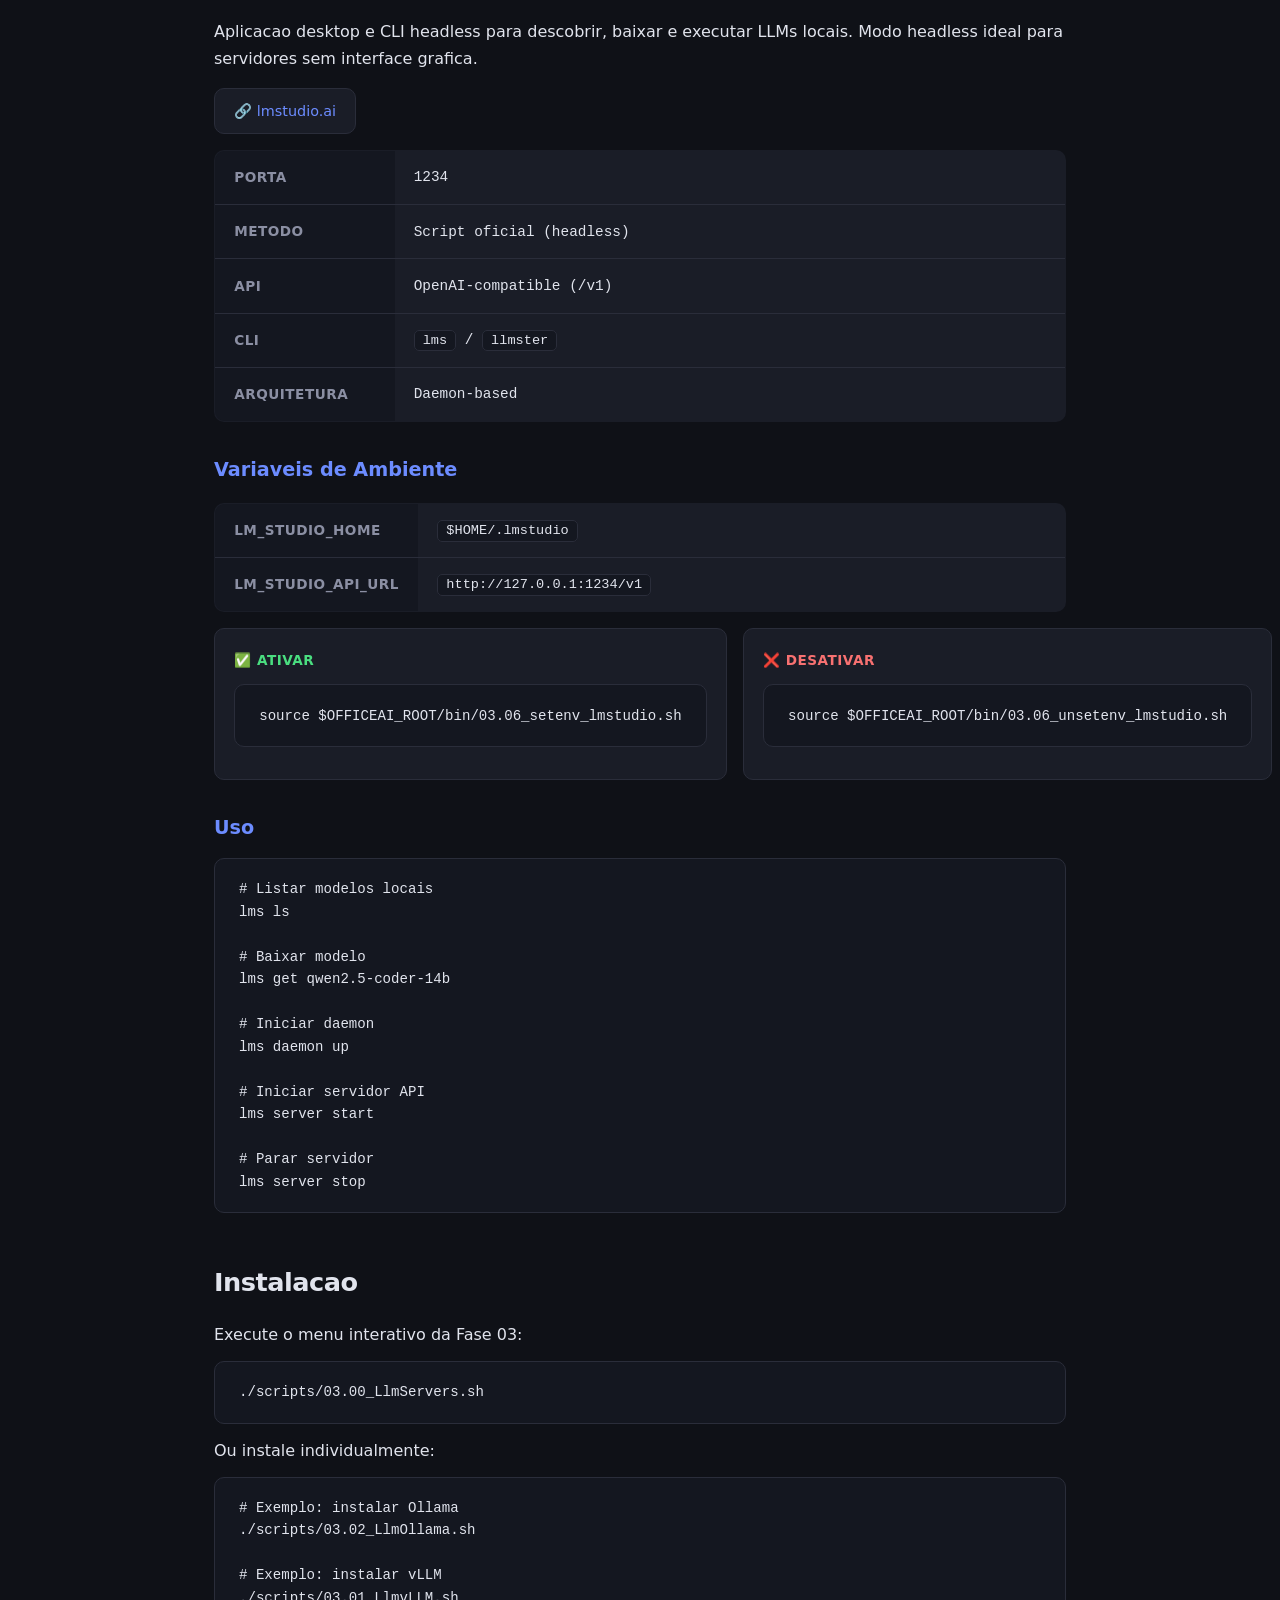
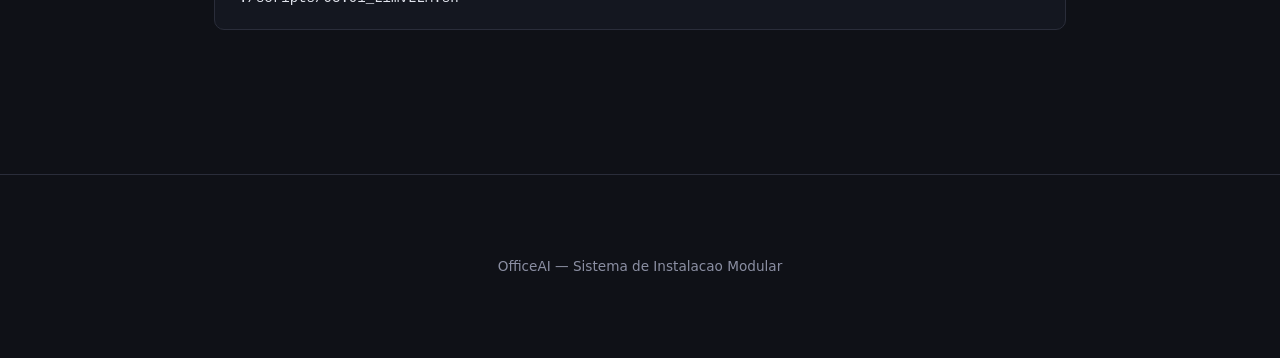
<file: docs/llms.html>
<!DOCTYPE html>
<html lang="pt-BR">
<head>
    <meta charset="UTF-8">
    <meta name="viewport" content="width=device-width, initial-scale=1.0">
    <title>Servidores LLM - OfficeAI</title>
    <link rel="stylesheet" href="style.css">
</head>
<body>
    <nav>
        <div class="container">
            <a href="index.html" class="brand">OfficeAI</a>
            <ul class="links">
                <li><a href="index.html">Inicio</a></li>
                <li><a href="system.html">Sistema Base</a></li>
                <li><a href="linguagens.html">Linguagens</a></li>
                <li><a href="clis.html">CLIs</a></li>
                <li><a href="llms.html" class="active">LLMs</a></li>
            </ul>
        </div>
    </nav>

    <div class="container">
        <div class="breadcrumb">
            <a href="index.html">Inicio</a> / Servidores LLM
        </div>

        <header>
            <h1>&#x1F9E0; Servidores LLM <span class="flag" data-counter="true">Verificando...</span></h1>
            <p>Servidores para executar modelos de linguagem localmente com API compativel.</p>
        </header>

        <section>
            <h2>Visao Geral</h2>
            <p>
                O OfficeAI oferece instalacao para 6 servidores LLM populares. Cada servidor e instalado
                em seu proprio diretorio dentro de <code>lib/</code>, com scripts de ambiente
                gerados automaticamente. A maioria oferece API compativel com OpenAI para integracao facil.
            </p>
        </section>

        <section>
            <h2>Tabela Comparativa</h2>
            <table class="info-table">
                <tr>
                    <th>Servidor</th>
                    <th>Porta</th>
                    <th>API OpenAI</th>
                    <th>Metodo</th>
                    <th>GPU</th>
                </tr>
                <tr>
                    <td><strong>vLLM</strong></td>
                    <td>8000</td>
                    <td>&#x2705;</td>
                    <td>Docker / pip</td>
                    <td>NVIDIA / AMD</td>
                </tr>
                <tr>
                    <td><strong>Ollama</strong></td>
                    <td>11434</td>
                    <td>&#x274C; Nativo</td>
                    <td>Script oficial</td>
                    <td>Auto-config</td>
                </tr>
                <tr>
                    <td><strong>llama.cpp</strong></td>
                    <td>8080</td>
                    <td>&#x2705;</td>
                    <td>Binario pre-compilado</td>
                    <td>NVIDIA / AMD / Vulkan</td>
                </tr>
                <tr>
                    <td><strong>LocalAI</strong></td>
                    <td>8080</td>
                    <td>&#x2705;</td>
                    <td>Docker / binario</td>
                    <td>NVIDIA / AMD</td>
                </tr>
                <tr>
                    <td><strong>Jan AI</strong></td>
                    <td>1337</td>
                    <td>&#x2705;</td>
                    <td>AppImage / .deb</td>
                    <td>Via backend</td>
                </tr>
                <tr>
                    <td><strong>LM Studio</strong></td>
                    <td>1234</td>
                    <td>&#x2705; (/v1)</td>
                    <td>Script oficial</td>
                    <td>Via backend</td>
                </tr>
            </table>
        </section>

        <section>
            <h2>vLLM <span class="flag" data-tool="vllm" style="font-size:0.7em">Verificando...</span></h2>
            <p>
                Motor de servico LLM de alta performance com API compativel com OpenAI.
                Otimizado para throughput elevado com suporte a batching continuo.
            </p>
            <div class="links-grid">
                <a href="https://docs.vllm.ai" target="_blank">&#x1F517; docs.vllm.ai</a>
                <a href="https://github.com/vllm-project/vllm" target="_blank">&#x1F4BB; GitHub</a>
            </div>
            <table class="info-table">
                <tr><th>Porta</th><td>8000</td></tr>
                <tr><th>Metodo</th><td>Docker (principal) / pip/uv (fallback)</td></tr>
                <tr><th>Imagem</th><td><code>vllm/vllm-openai:latest</code></td></tr>
                <tr><th>Modelo Padrao</th><td>Qwen/Qwen3-0.6B</td></tr>
                <tr><th>Dir. Instalacao</th><td><code>lib/vllm/</code></td></tr>
            </table>

            <h3>Variaveis de Ambiente</h3>
            <table class="info-table">
                <tr><th>VLLM_API_URL</th><td><code>http://127.0.0.1:8000</code></td></tr>
                <tr><th>VLLM_WORKSPACE</th><td><code>$HOME/.vllm</code></td></tr>
                <tr><th>HF_TOKEN</th><td>Token HuggingFace (opcional)</td></tr>
            </table>

            <div class="env-block">
                <div class="env-item activate" data-cmd="source $OFFICEAI_ROOT/bin/03.01_setenv_vllm.sh" data-label="vllm">
                    <h4>&#x2705; Ativar <span class="copy-hint">Clique para executar</span></h4>
<pre><code>source $OFFICEAI_ROOT/bin/03.01_setenv_vllm.sh</code></pre>
                </div>
                <div class="env-item deactivate" data-cmd="source $OFFICEAI_ROOT/bin/03.01_unsetenv_vllm.sh" data-label="vllm">
                    <h4>&#x274C; Desativar <span class="copy-hint">Clique para executar</span></h4>
<pre><code>source $OFFICEAI_ROOT/bin/03.01_unsetenv_vllm.sh</code></pre>
                </div>
            </div>

            <h3>Uso</h3>
<pre><code># Iniciar com Docker
vllm-start

# Parar
vllm-stop

# Ou via pip
vllm-serve

# Testar API
curl http://127.0.0.1:8000/v1/models</code></pre>
        </section>

        <section>
            <h2>Ollama <span class="flag" data-tool="ollama" style="font-size:0.7em">Verificando...</span></h2>
            <p>
                Runner local de LLM leve e simples. Gerencia modelos automaticamente
                com CLI intuitivo e suporte a multiplos modelos simultaneos.
            </p>
            <div class="links-grid">
                <a href="https://ollama.com" target="_blank">&#x1F517; ollama.com</a>
                <a href="https://github.com/ollama/ollama" target="_blank">&#x1F4BB; GitHub</a>
            </div>
            <table class="info-table">
                <tr><th>Porta</th><td>11434</td></tr>
                <tr><th>Metodo</th><td>Script oficial</td></tr>
                <tr><th>API</th><td>Nativa Ollama</td></tr>
                <tr><th>Modelos Paralelos</th><td>2 (configuravel)</td></tr>
                <tr><th>Dir. Modelos</th><td><code>$HOME/.ollama/models</code></td></tr>
            </table>

            <h3>Variaveis de Ambiente</h3>
            <table class="info-table">
                <tr><th>OLLAMA_HOST</th><td><code>http://127.0.0.1:11434</code></td></tr>
                <tr><th>OLLAMA_MODELS</th><td><code>$HOME/.ollama/models</code></td></tr>
                <tr><th>OLLAMA_KEEP_ALIVE</th><td><code>24h</code></td></tr>
                <tr><th>OLLAMA_NUM_PARALLEL</th><td><code>4</code></td></tr>
                <tr><th>OLLAMA_MAX_LOADED_MODELS</th><td><code>2</code></td></tr>
            </table>

            <div class="env-block">
                <div class="env-item activate" data-cmd="source $OFFICEAI_ROOT/bin/03.02_setenv_ollama.sh" data-label="ollama">
                    <h4>&#x2705; Ativar <span class="copy-hint">Clique para executar</span></h4>
<pre><code>source $OFFICEAI_ROOT/bin/03.02_setenv_ollama.sh</code></pre>
                </div>
                <div class="env-item deactivate" data-cmd="source $OFFICEAI_ROOT/bin/03.02_unsetenv_ollama.sh" data-label="ollama">
                    <h4>&#x274C; Desativar <span class="copy-hint">Clique para executar</span></h4>
<pre><code>source $OFFICEAI_ROOT/bin/03.02_unsetenv_ollama.sh</code></pre>
                </div>
            </div>

            <h3>Uso</h3>
<pre><code># Listar modelos disponiveis
ollama list

# Baixar modelo
ollama pull qwen2.5-coder:14b

# Executar modelo
ollama run llama3.1:8b

# Listar modelos online
curl http://127.0.0.1:11434/api/tags</code></pre>
        </section>

        <section>
            <h2>llama.cpp <span class="flag" data-tool="llamacpp" style="font-size:0.7em">Verificando...</span></h2>
            <p>
                Port C/C++ do Meta LLaMA. Leve, portavel e nativo em GGUF.
                Inclui suite completa de ferramentas para inferencia, quantizacao e benchmarks.
            </p>
            <div class="links-grid">
                <a href="https://github.com/ggml-org/llama.cpp" target="_blank">&#x1F4BB; GitHub</a>
            </div>
            <table class="info-table">
                <tr><th>Porta</th><td>8080</td></tr>
                <tr><th>Metodo</th><td>Binario pre-compilado</td></tr>
                <tr><th>API</th><td>OpenAI-compatible</td></tr>
                <tr><th>Formato</th><td>GGUF (nativo)</td></tr>
            </table>

            <h3>Ferramentas Incluidas</h3>
            <table class="info-table">
                <tr><th>llama-server</th><td>Servidor API principal</td></tr>
                <tr><th>llama-cli</th><td>CLI interativo</td></tr>
                <tr><th>llama-bench</th><td>Benchmarking</td></tr>
                <tr><th>llama-quantize</th><td>Quantizacao de modelos</td></tr>
                <tr><th>llama-perplexity</th><td>Avaliacao de perplexidade</td></tr>
                <tr><th>llama-embedding</th><td>Geracao de embeddings</td></tr>
                <tr><th>llama-gguf-split</th><td>Divisao de arquivos GGUF</td></tr>
            </table>

            <h3>Variaveis de Ambiente</h3>
            <table class="info-table">
                <tr><th>LLAMA_CPP_HOME</th><td><code>$HOME/.local/lib/llama.cpp</code></td></tr>
                <tr><th>LLAMA_SERVER_HOST</th><td><code>127.0.0.1</code></td></tr>
                <tr><th>LLAMA_SERVER_PORT</th><td><code>8080</code></td></tr>
            </table>

            <div class="env-block">
                <div class="env-item activate" data-cmd="source $OFFICEAI_ROOT/bin/03.03_setenv_llamacpp.sh" data-label="llamacpp">
                    <h4>&#x2705; Ativar <span class="copy-hint">Clique para executar</span></h4>
<pre><code>source $OFFICEAI_ROOT/bin/03.03_setenv_llamacpp.sh</code></pre>
                </div>
                <div class="env-item deactivate" data-cmd="source $OFFICEAI_ROOT/bin/03.03_unsetenv_llamacpp.sh" data-label="llamacpp">
                    <h4>&#x274C; Desativar <span class="copy-hint">Clique para executar</span></h4>
<pre><code>source $OFFICEAI_ROOT/bin/03.03_unsetenv_llamacpp.sh</code></pre>
                </div>
            </div>

            <h3>Uso</h3>
<pre><code># Iniciar servidor
llama-server -m ./model.gguf

# CLI interativo
llama-cli -m ./model.gguf

# Quantizar modelo
llama-quantize ./model-f16.gguf ./model-q4_0.gguf Q4_0

# Benchmark
llama-bench -m ./model.gguf</code></pre>
        </section>

        <section>
            <h2>LocalAI <span class="flag" data-tool="localai" style="font-size:0.7em">Verificando...</span></h2>
            <p>
                Substituto drop-in para a API OpenAI. Suporta multiplos backends
                (llama.cpp, GPT4ALL, whisper, Stable Diffusion) com interface web integrada.
            </p>
            <div class="links-grid">
                <a href="https://localai.io" target="_blank">&#x1F517; localai.io</a>
                <a href="https://github.com/mudler/LocalAI" target="_blank">&#x1F4BB; GitHub</a>
            </div>
            <table class="info-table">
                <tr><th>Porta</th><td>8080</td></tr>
                <tr><th>Metodo</th><td>Docker (principal) / binario / script</td></tr>
                <tr><th>Imagem</th><td><code>localai/localai:latest-gpu-nvidia-cuda-12</code></td></tr>
                <tr><th>Container</th><td><code>local-ai</code> (restart: unless-stopped)</td></tr>
                <tr><th>WebUI</th><td>Integrada na porta 8080</td></tr>
            </table>

            <h3>Variaveis de Ambiente</h3>
            <table class="info-table">
                <tr><th>LOCALAI_API_URL</th><td><code>http://127.0.0.1:8080</code></td></tr>
                <tr><th>LOCALAI_MODELS</th><td><code>$HOME/.localai/models</code></td></tr>
            </table>

            <div class="env-block">
                <div class="env-item activate" data-cmd="source $OFFICEAI_ROOT/bin/03.04_setenv_localai.sh" data-label="localai">
                    <h4>&#x2705; Ativar <span class="copy-hint">Clique para executar</span></h4>
<pre><code>source $OFFICEAI_ROOT/bin/03.04_setenv_localai.sh</code></pre>
                </div>
                <div class="env-item deactivate" data-cmd="source $OFFICEAI_ROOT/bin/03.04_unsetenv_localai.sh" data-label="localai">
                    <h4>&#x274C; Desativar <span class="copy-hint">Clique para executar</span></h4>
<pre><code>source $OFFICEAI_ROOT/bin/03.04_unsetenv_localai.sh</code></pre>
                </div>
            </div>

            <h3>Uso</h3>
<pre><code># Listar modelos
curl http://127.0.0.1:8080/v1/models

# Requisicao completions
curl http://127.0.0.1:8080/v1/completions \
  -d '{"model": "model-name", "prompt": "Hello"}'

# Acessar WebUI
# Abra http://127.0.0.1:8080 no navegador</code></pre>
        </section>

        <section>
            <h2>Jan AI <span class="flag" data-tool="jan" style="font-size:0.7em">Verificando...</span></h2>
            <p>
                Alternativa open-source ao ChatGPT com interface grafica desktop.
                Funciona totalmente offline com gerenciamento de modelos pela GUI.
            </p>
            <div class="links-grid">
                <a href="https://jan.ai" target="_blank">&#x1F517; jan.ai</a>
                <a href="https://github.com/janhq/jan" target="_blank">&#x1F4BB; GitHub</a>
            </div>
            <table class="info-table">
                <tr><th>Porta</th><td>1337</td></tr>
                <tr><th>Metodo</th><td>AppImage / .deb</td></tr>
                <tr><th>API</th><td>OpenAI-compatible</td></tr>
                <tr><th>Interface</th><td>Desktop App</td></tr>
                <tr><th>Arquitetura</th><td>x86_64 apenas</td></tr>
            </table>

            <h3>Variaveis de Ambiente</h3>
            <table class="info-table">
                <tr><th>JAN_HOME</th><td><code>$HOME/.jan</code></td></tr>
                <tr><th>JAN_API_URL</th><td><code>http://127.0.0.1:1337</code></td></tr>
            </table>

            <div class="env-block">
                <div class="env-item activate" data-cmd="source $OFFICEAI_ROOT/bin/03.05_setenv_jan.sh" data-label="jan">
                    <h4>&#x2705; Ativar <span class="copy-hint">Clique para executar</span></h4>
<pre><code>source $OFFICEAI_ROOT/bin/03.05_setenv_jan.sh</code></pre>
                </div>
                <div class="env-item deactivate" data-cmd="source $OFFICEAI_ROOT/bin/03.05_unsetenv_jan.sh" data-label="jan">
                    <h4>&#x274C; Desativar <span class="copy-hint">Clique para executar</span></h4>
<pre><code>source $OFFICEAI_ROOT/bin/03.05_unsetenv_jan.sh</code></pre>
                </div>
            </div>

            <h3>Uso</h3>
<pre><code># Iniciar aplicacao desktop
jan

# Modelos sao baixados via Hub na GUI
# Dados armazenados em ~/.jan/models/</code></pre>
        </section>

        <section>
            <h2>LM Studio <span class="flag" data-tool="lmstudio" style="font-size:0.7em">Verificando...</span></h2>
            <p>
                Aplicacao desktop e CLI headless para descobrir, baixar e executar LLMs locais.
                Modo headless ideal para servidores sem interface grafica.
            </p>
            <div class="links-grid">
                <a href="https://lmstudio.ai" target="_blank">&#x1F517; lmstudio.ai</a>
            </div>
            <table class="info-table">
                <tr><th>Porta</th><td>1234</td></tr>
                <tr><th>Metodo</th><td>Script oficial (headless)</td></tr>
                <tr><th>API</th><td>OpenAI-compatible (/v1)</td></tr>
                <tr><th>CLI</th><td><code>lms</code> / <code>llmster</code></td></tr>
                <tr><th>Arquitetura</th><td>Daemon-based</td></tr>
            </table>

            <h3>Variaveis de Ambiente</h3>
            <table class="info-table">
                <tr><th>LM_STUDIO_HOME</th><td><code>$HOME/.lmstudio</code></td></tr>
                <tr><th>LM_STUDIO_API_URL</th><td><code>http://127.0.0.1:1234/v1</code></td></tr>
            </table>

            <div class="env-block">
                <div class="env-item activate" data-cmd="source $OFFICEAI_ROOT/bin/03.06_setenv_lmstudio.sh" data-label="lmstudio">
                    <h4>&#x2705; Ativar <span class="copy-hint">Clique para executar</span></h4>
<pre><code>source $OFFICEAI_ROOT/bin/03.06_setenv_lmstudio.sh</code></pre>
                </div>
                <div class="env-item deactivate" data-cmd="source $OFFICEAI_ROOT/bin/03.06_unsetenv_lmstudio.sh" data-label="lmstudio">
                    <h4>&#x274C; Desativar <span class="copy-hint">Clique para executar</span></h4>
<pre><code>source $OFFICEAI_ROOT/bin/03.06_unsetenv_lmstudio.sh</code></pre>
                </div>
            </div>

            <h3>Uso</h3>
<pre><code># Listar modelos locais
lms ls

# Baixar modelo
lms get qwen2.5-coder-14b

# Iniciar daemon
lms daemon up

# Iniciar servidor API
lms server start

# Parar servidor
lms server stop</code></pre>
        </section>

        <section>
            <h2>Instalacao</h2>
            <p>Execute o menu interativo da Fase 03:</p>
<pre><code>./scripts/03.00_LlmServers.sh</code></pre>
            <p>Ou instale individualmente:</p>
<pre><code># Exemplo: instalar Ollama
./scripts/03.02_LlmOllama.sh

# Exemplo: instalar vLLM
./scripts/03.01_LlmvLLM.sh</code></pre>
        </section>
    </div>

    <footer>
        <div class="container">
            OfficeAI &mdash; Sistema de Instalacao Modular
        </div>
    </footer>
    <script src="env-executor.js"></script>
    <script src="status-checker.js"></script>
</body>
</html>
</file>
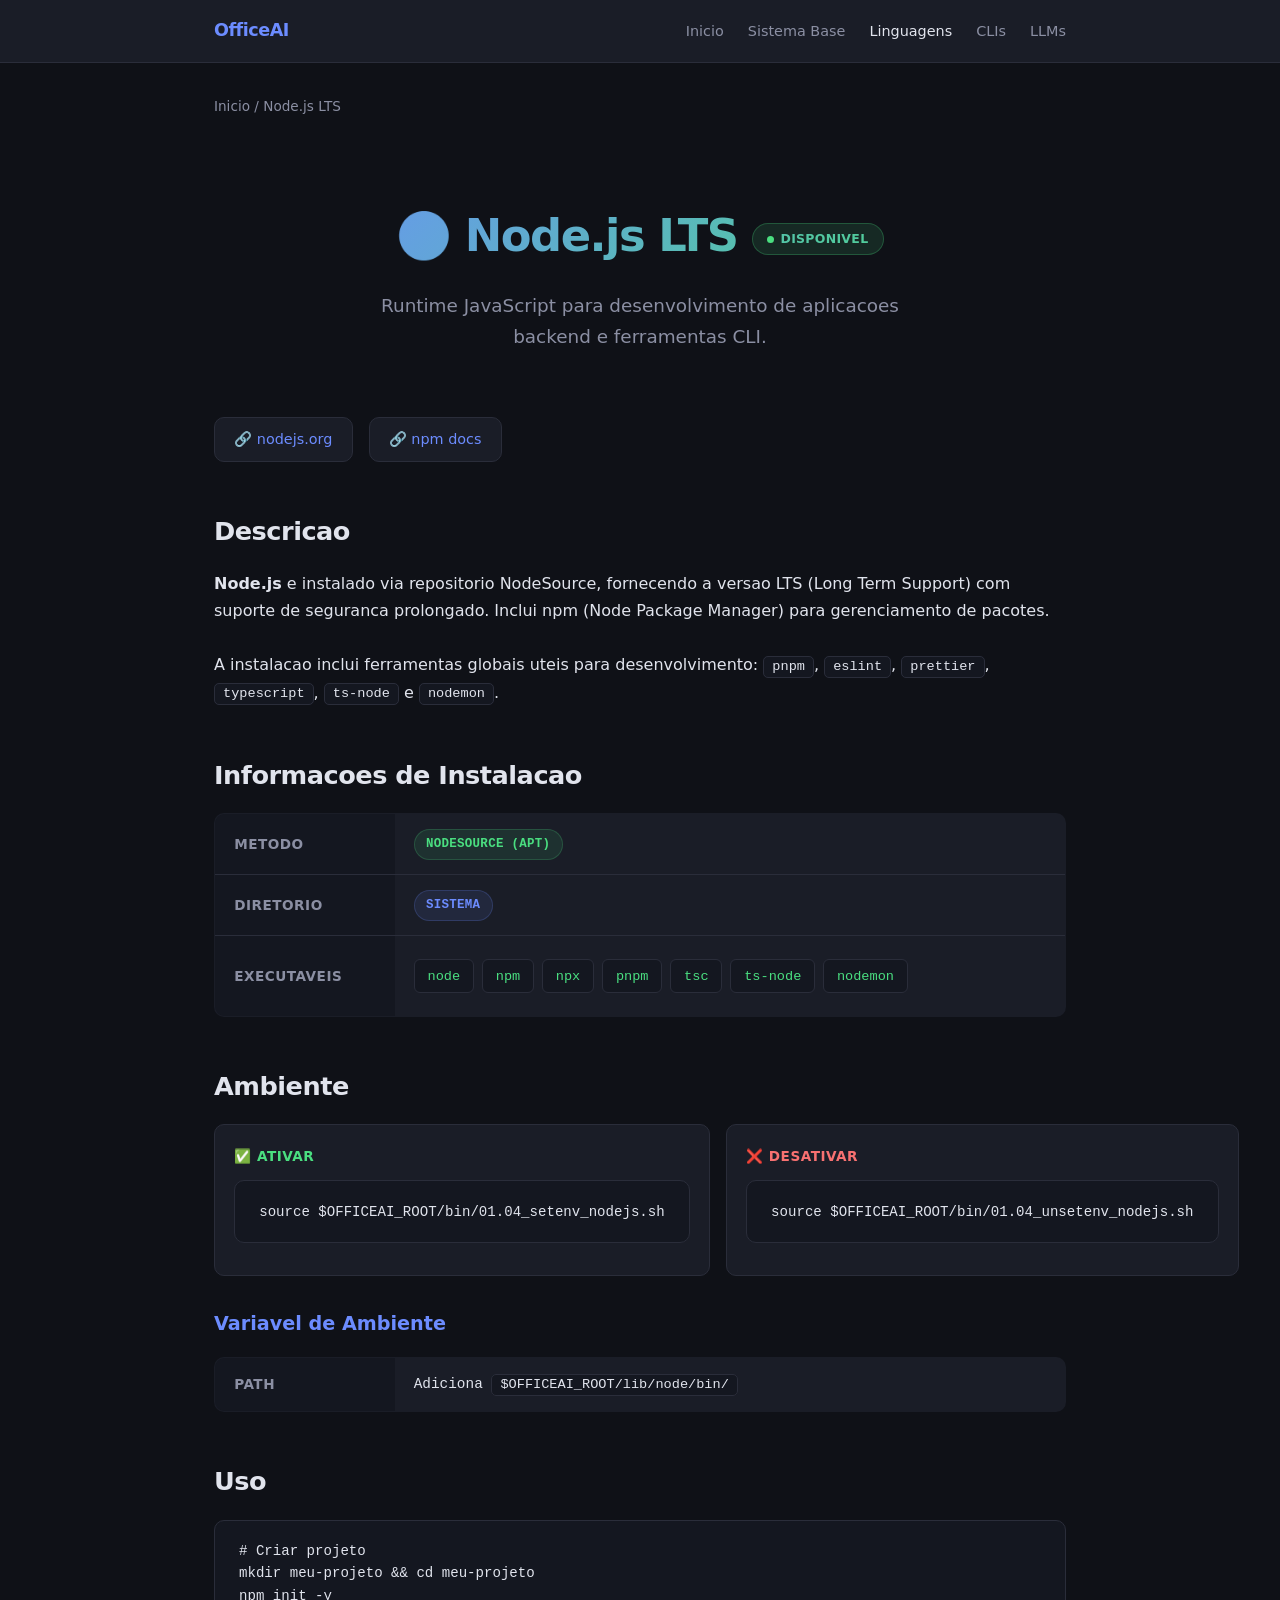
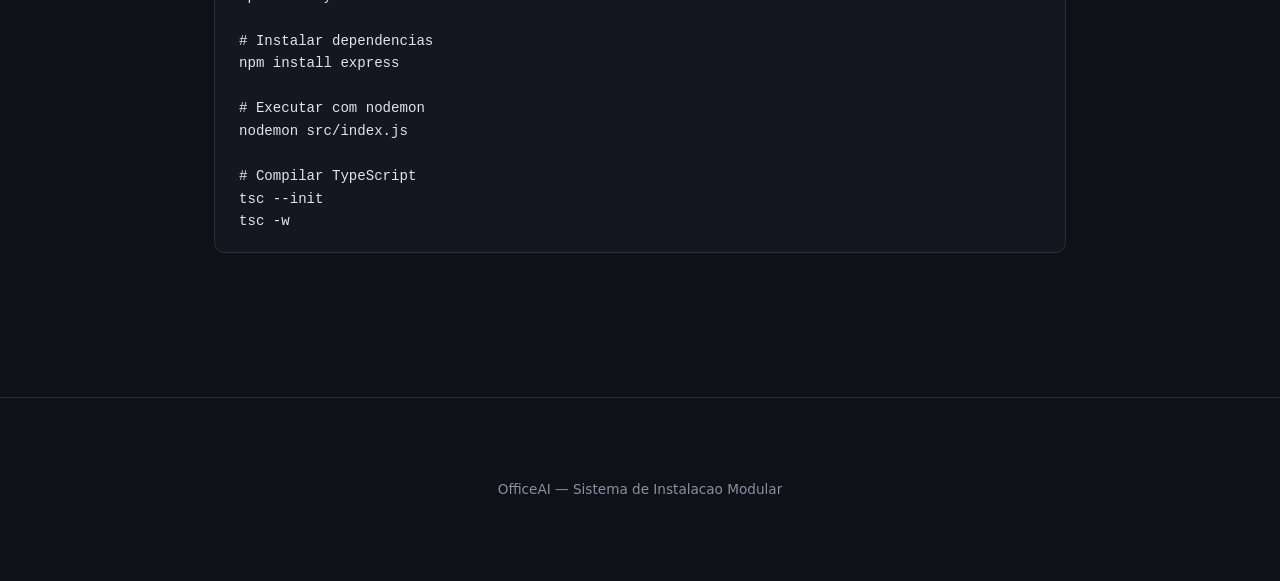
<file: docs/nodejs.html>
<!DOCTYPE html>
<html lang="pt-BR">
<head>
    <meta charset="UTF-8">
    <meta name="viewport" content="width=device-width, initial-scale=1.0">
    <title>Node.js LTS - OfficeAI</title>
    <link rel="stylesheet" href="style.css">
</head>
<body>
    <nav>
        <div class="container">
            <a href="index.html" class="brand">OfficeAI</a>
            <ul class="links">
                <li><a href="index.html">Inicio</a></li>
                <li><a href="system.html">Sistema Base</a></li>
                <li><a href="linguagens.html" class="active">Linguagens</a></li>
                <li><a href="clis.html">CLIs</a></li>
                <li><a href="llms.html">LLMs</a></li>
            </ul>
        </div>
    </nav>

    <div class="container">
        <div class="breadcrumb">
            <a href="index.html">Inicio</a> / Node.js LTS
        </div>

        <header>
            <h1>&#x1F7E2; Node.js LTS <span class="flag available">Disponivel</span></h1>
            <p>Runtime JavaScript para desenvolvimento de aplicacoes backend e ferramentas CLI.</p>
        </header>

        <div class="links-grid">
            <a href="https://nodejs.org/" target="_blank">&#x1F517; nodejs.org</a>
            <a href="https://docs.npmjs.com/" target="_blank">&#x1F517; npm docs</a>
        </div>

        <section>
            <h2>Descricao</h2>
            <p>
                <strong>Node.js</strong> e instalado via repositorio NodeSource, fornecendo
                a versao LTS (Long Term Support) com suporte de seguranca prolongado.
                Inclui npm (Node Package Manager) para gerenciamento de pacotes.
            </p>
            <br>
            <p>
                A instalacao inclui ferramentas globais uteis para desenvolvimento:
                <code>pnpm</code>, <code>eslint</code>, <code>prettier</code>,
                <code>typescript</code>, <code>ts-node</code> e <code>nodemon</code>.
            </p>
        </section>

        <section>
            <h2>Informacoes de Instalacao</h2>
            <table class="info-table">
                <tr>
                    <th>Metodo</th>
                    <td><span class="badge required">NodeSource (apt)</span></td>
                </tr>
                <tr>
                    <th>Diretorio</th>
                    <td><span class="badge optional">Sistema</span></td>
                </tr>
                <tr>
                    <th>Executaveis</th>
                    <td>
                        <ul class="exec-list">
                            <li>node</li>
                            <li>npm</li>
                            <li>npx</li>
                            <li>pnpm</li>
                            <li>tsc</li>
                            <li>ts-node</li>
                            <li>nodemon</li>
                        </ul>
                    </td>
                </tr>
            </table>
        </section>

        <section>
            <h2>Ambiente</h2>
            <div class="env-block">
                <div class="env-item activate" data-cmd="source $OFFICEAI_ROOT/bin/01.04_setenv_nodejs.sh" data-label="Node.js">
                    <h4>&#x2705; Ativar <span class="copy-hint">Clique para executar</span></h4>
<pre><code>source $OFFICEAI_ROOT/bin/01.04_setenv_nodejs.sh</code></pre>
                </div>
                <div class="env-item deactivate" data-cmd="source $OFFICEAI_ROOT/bin/01.04_unsetenv_nodejs.sh" data-label="Node.js">
                    <h4>&#x274C; Desativar <span class="copy-hint">Clique para executar</span></h4>
<pre><code>source $OFFICEAI_ROOT/bin/01.04_unsetenv_nodejs.sh</code></pre>
                </div>
            </div>

            <h3>Variavel de Ambiente</h3>
            <table class="info-table">
                <tr>
                    <th>PATH</th>
                    <td>Adiciona <code>$OFFICEAI_ROOT/lib/node/bin/</code></td>
                </tr>
            </table>
        </section>

        <section>
            <h2>Uso</h2>
<pre><code># Criar projeto
mkdir meu-projeto && cd meu-projeto
npm init -y

# Instalar dependencias
npm install express

# Executar com nodemon
nodemon src/index.js

# Compilar TypeScript
tsc --init
tsc -w</code></pre>
        </section>
    </div>

    <footer>
        <div class="container">
            OfficeAI &mdash; Sistema de Instalacao Modular
        </div>
    </footer>
    <script src="env-executor.js"></script>
</body>
</html>
</file>
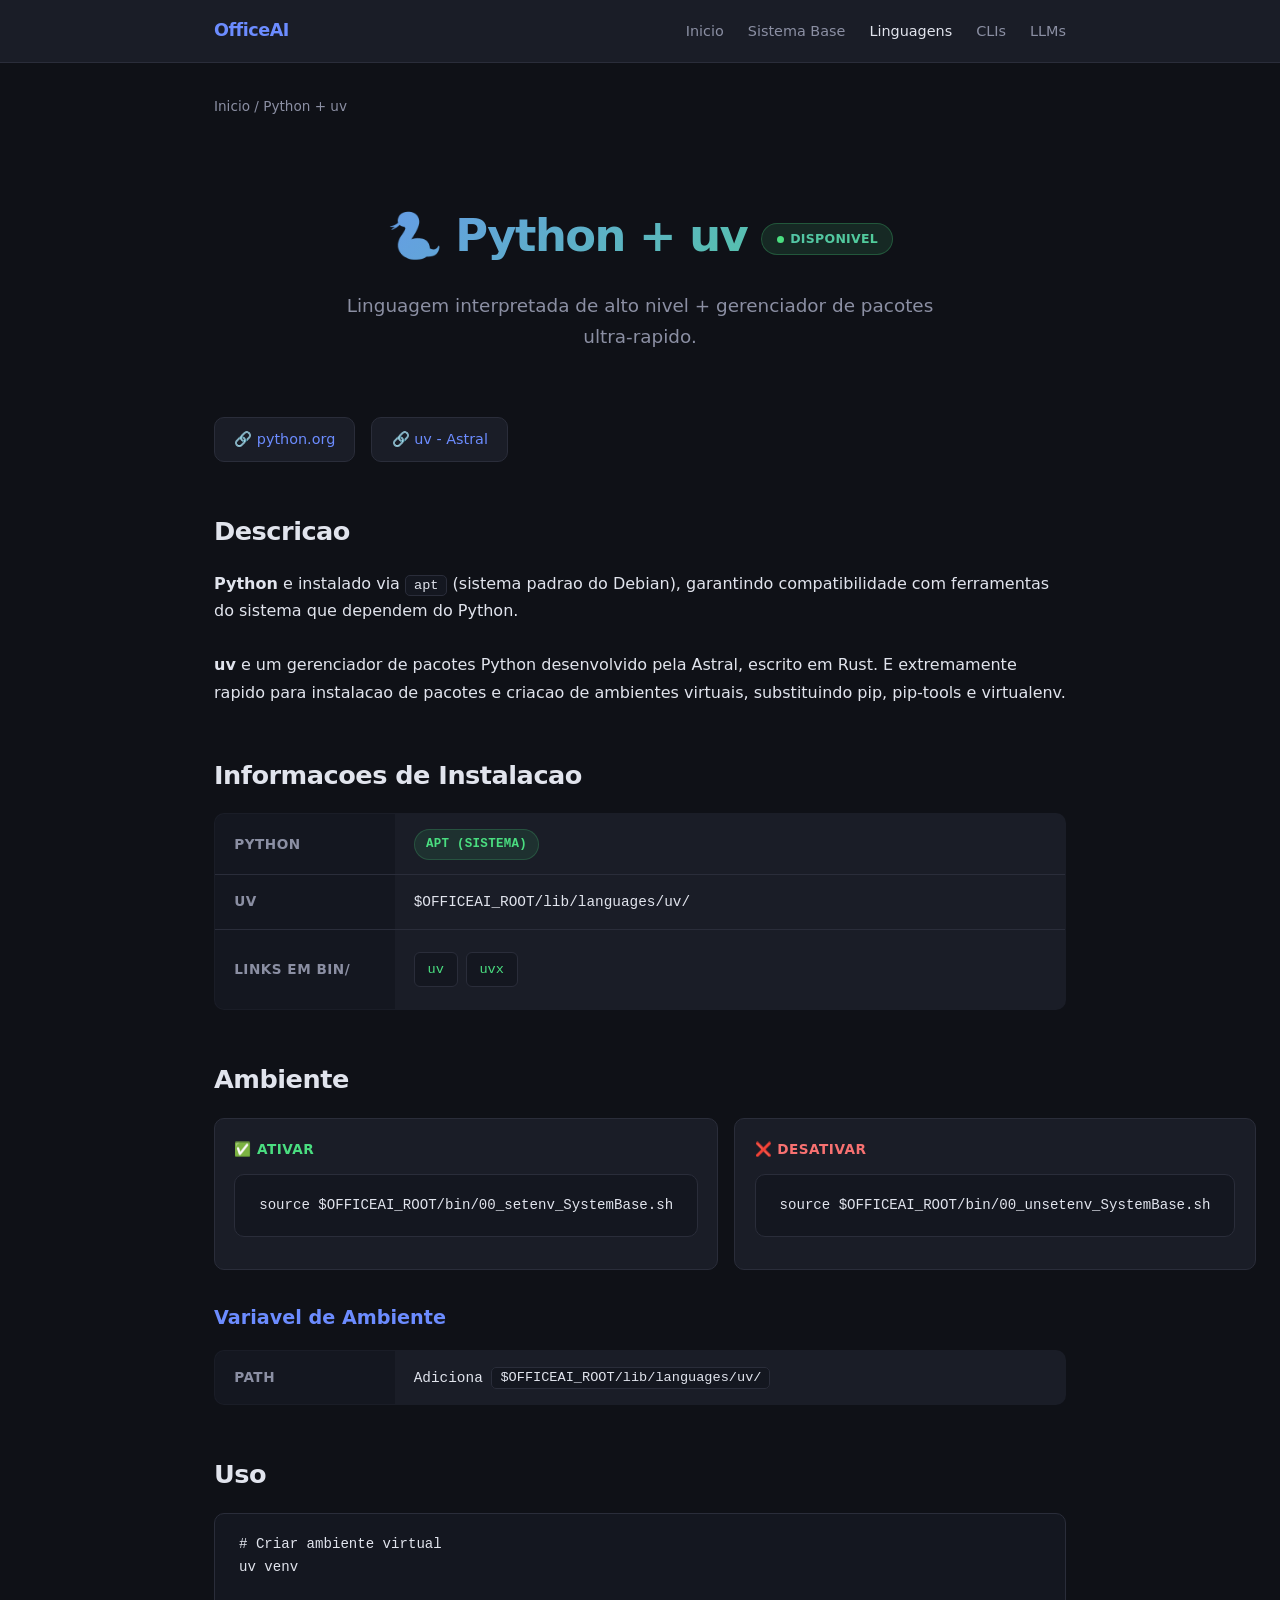
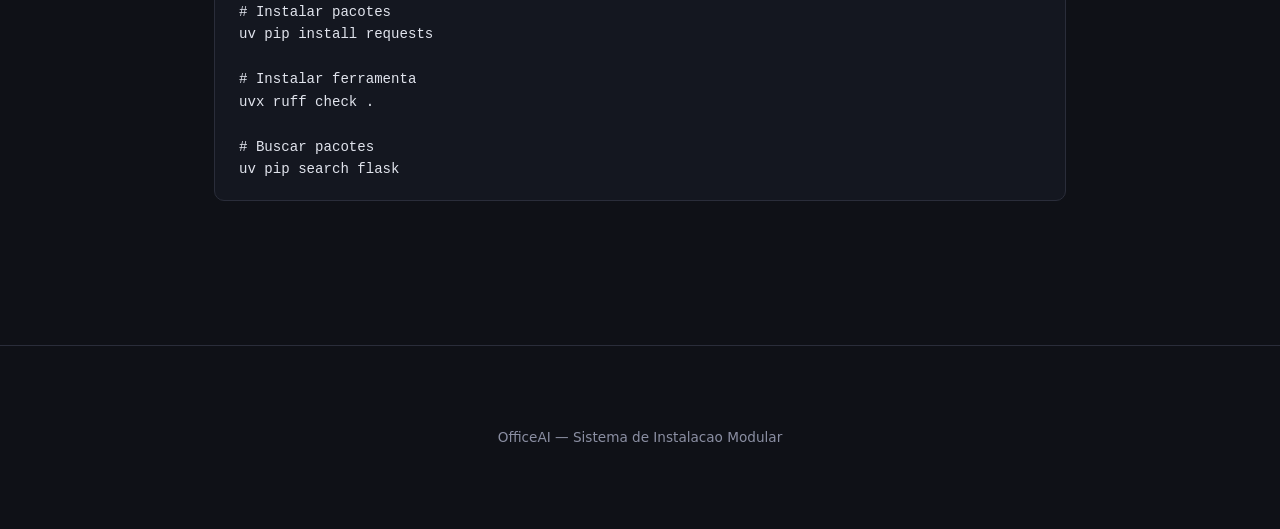
<file: docs/python.html>
<!DOCTYPE html>
<html lang="pt-BR">
<head>
    <meta charset="UTF-8">
    <meta name="viewport" content="width=device-width, initial-scale=1.0">
    <title>Python + uv - OfficeAI</title>
    <link rel="stylesheet" href="style.css">
</head>
<body>
    <nav>
        <div class="container">
            <a href="index.html" class="brand">OfficeAI</a>
            <ul class="links">
                <li><a href="index.html">Inicio</a></li>
                <li><a href="system.html">Sistema Base</a></li>
                <li><a href="linguagens.html" class="active">Linguagens</a></li>
                <li><a href="clis.html">CLIs</a></li>
                <li><a href="llms.html">LLMs</a></li>
            </ul>
        </div>
    </nav>

    <div class="container">
        <div class="breadcrumb">
            <a href="index.html">Inicio</a> / Python + uv
        </div>

        <header>
            <h1>&#x1F40D; Python + uv <span class="flag available" id="py-flag">Disponivel</span></h1>
            <p>Linguagem interpretada de alto nivel + gerenciador de pacotes ultra-rapido.</p>
        </header>

        <div class="links-grid">
            <a href="https://www.python.org/" target="_blank">&#x1F517; python.org</a>
            <a href="https://docs.astral.sh/uv/" target="_blank">&#x1F517; uv - Astral</a>
        </div>

        <section>
            <h2>Descricao</h2>
            <p>
                <strong>Python</strong> e instalado via <code>apt</code> (sistema padrao do Debian),
                garantindo compatibilidade com ferramentas do sistema que dependem do Python.
            </p>
            <br>
            <p>
                <strong>uv</strong> e um gerenciador de pacotes Python desenvolvido pela Astral,
                escrito em Rust. E extremamente rapido para instalacao de pacotes e criacao de
                ambientes virtuais, substituindo pip, pip-tools e virtualenv.
            </p>
        </section>

        <section>
            <h2>Informacoes de Instalacao</h2>
            <table class="info-table">
                <tr>
                    <th>Python</th>
                    <td><span class="badge required">apt (sistema)</span></td>
                </tr>
                <tr>
                    <th>uv</th>
                    <td>$OFFICEAI_ROOT/lib/languages/uv/</td>
                </tr>
                <tr>
                    <th>Links em bin/</th>
                    <td>
                        <ul class="exec-list">
                            <li>uv</li>
                            <li>uvx</li>
                        </ul>
                    </td>
                </tr>
            </table>
        </section>

        <section>
            <h2>Ambiente</h2>
            <div class="env-block">
                <div class="env-item activate" data-cmd="source $OFFICEAI_ROOT/bin/00_setenv_SystemBase.sh" data-label="uv">
                    <h4>&#x2705; Ativar <span class="copy-hint">Clique para executar</span></h4>
<pre><code>source $OFFICEAI_ROOT/bin/00_setenv_SystemBase.sh</code></pre>
                </div>
                <div class="env-item deactivate" data-cmd="source $OFFICEAI_ROOT/bin/00_unsetenv_SystemBase.sh" data-label="uv">
                    <h4>&#x274C; Desativar <span class="copy-hint">Clique para executar</span></h4>
<pre><code>source $OFFICEAI_ROOT/bin/00_unsetenv_SystemBase.sh</code></pre>
                </div>
            </div>

            <h3>Variavel de Ambiente</h3>
            <table class="info-table">
                <tr>
                    <th>PATH</th>
                    <td>Adiciona <code>$OFFICEAI_ROOT/lib/languages/uv/</code></td>
                </tr>
            </table>
        </section>

        <section>
            <h2>Uso</h2>
<pre><code># Criar ambiente virtual
uv venv

# Instalar pacotes
uv pip install requests

# Instalar ferramenta
uvx ruff check .

# Buscar pacotes
uv pip search flask</code></pre>
        </section>
    </div>

    <footer>
        <div class="container">
            OfficeAI &mdash; Sistema de Instalacao Modular
        </div>
    </footer>
    <script src="env-executor.js"></script>
</body>
</html>
</file>
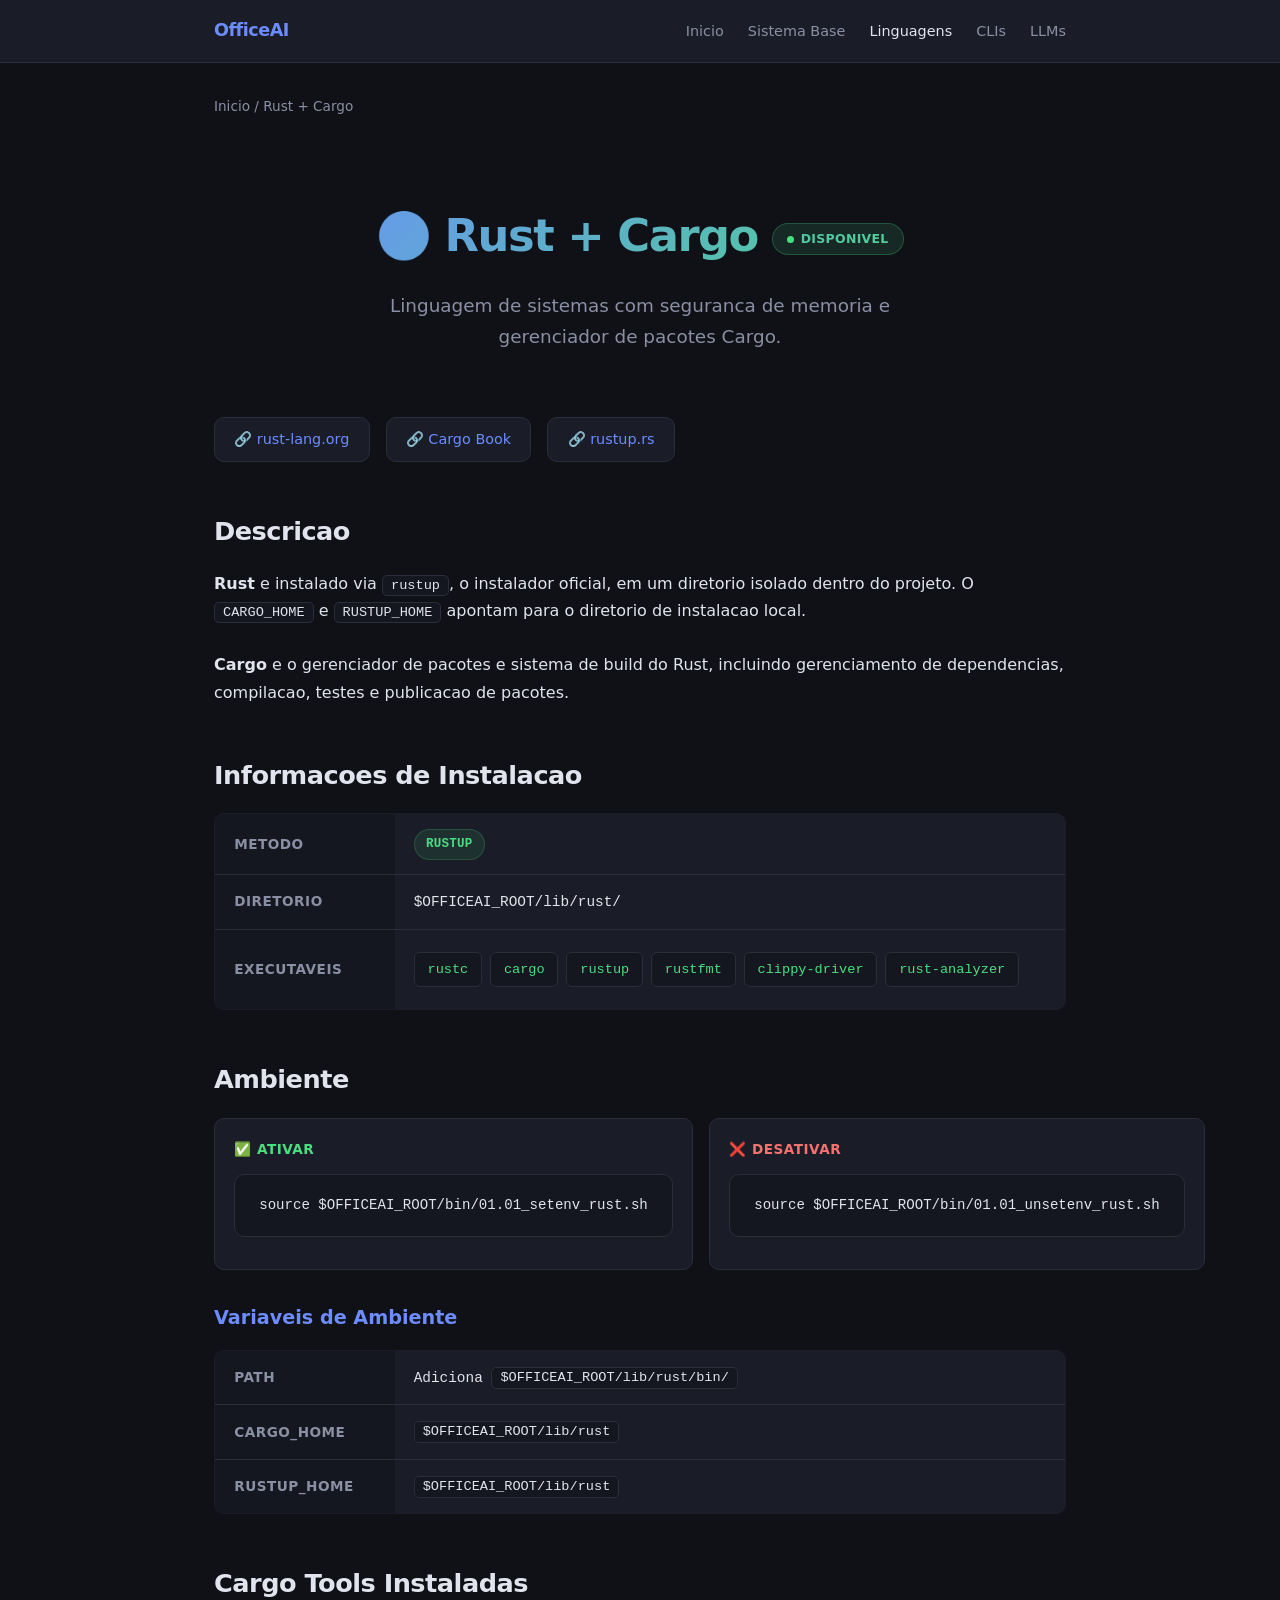
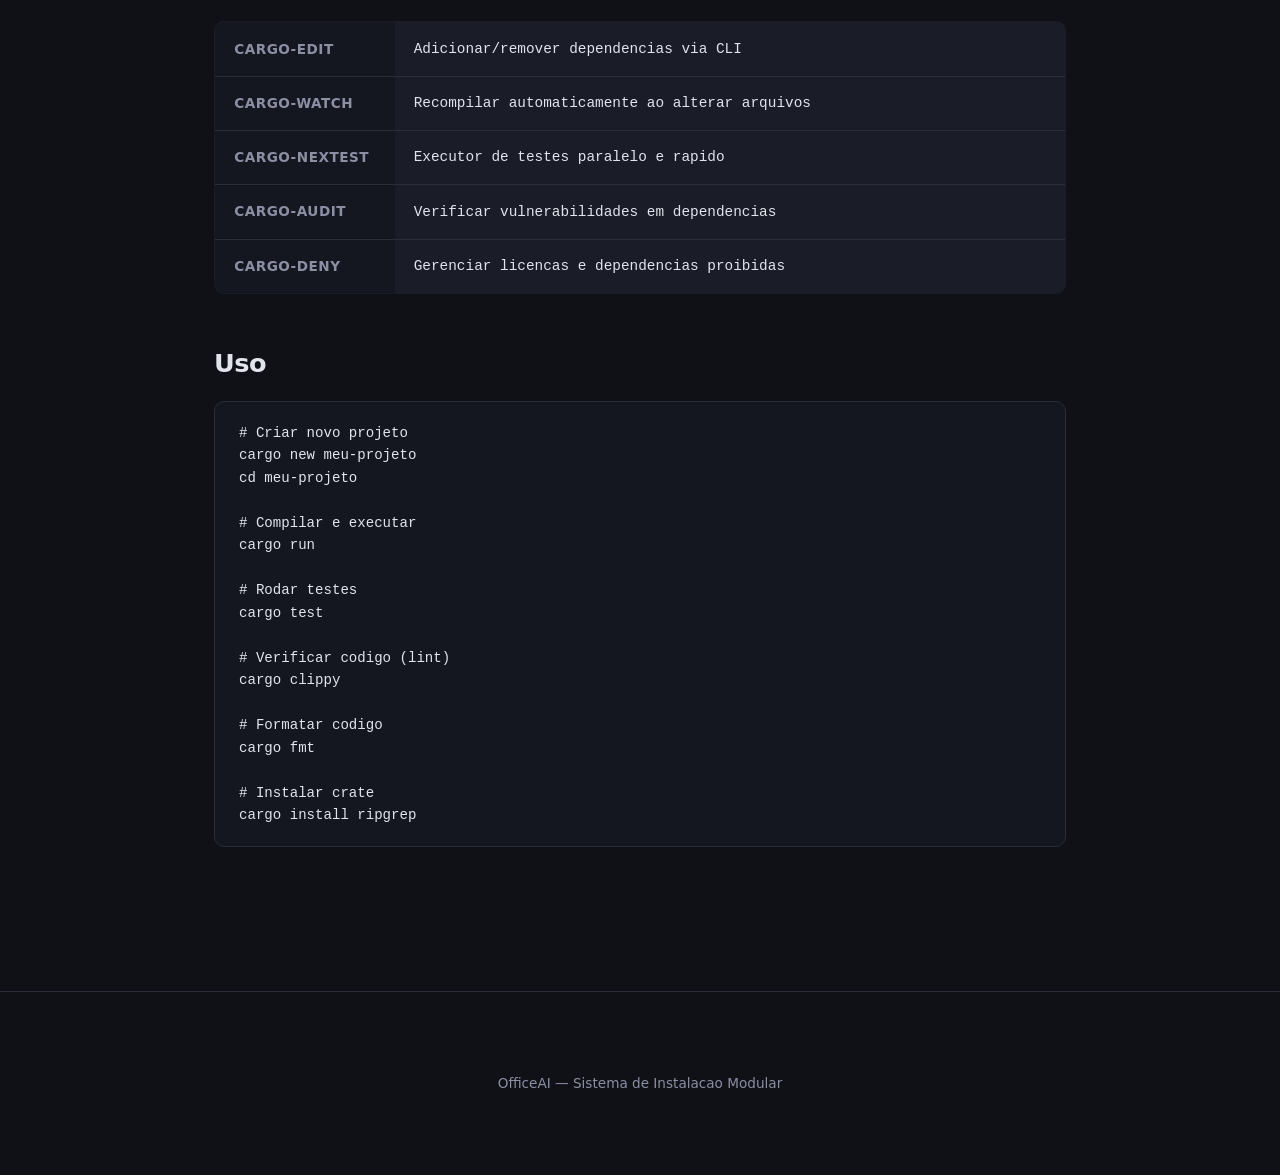
<file: docs/rust.html>
<!DOCTYPE html>
<html lang="pt-BR">
<head>
    <meta charset="UTF-8">
    <meta name="viewport" content="width=device-width, initial-scale=1.0">
    <title>Rust + Cargo - OfficeAI</title>
    <link rel="stylesheet" href="style.css">
</head>
<body>
    <nav>
        <div class="container">
            <a href="index.html" class="brand">OfficeAI</a>
            <ul class="links">
                <li><a href="index.html">Inicio</a></li>
                <li><a href="system.html">Sistema Base</a></li>
                <li><a href="linguagens.html" class="active">Linguagens</a></li>
                <li><a href="clis.html">CLIs</a></li>
                <li><a href="llms.html">LLMs</a></li>
            </ul>
        </div>
    </nav>

    <div class="container">
        <div class="breadcrumb">
            <a href="index.html">Inicio</a> / Rust + Cargo
        </div>

        <header>
            <h1>&#x1F535; Rust + Cargo <span class="flag available">Disponivel</span></h1>
            <p>Linguagem de sistemas com seguranca de memoria e gerenciador de pacotes Cargo.</p>
        </header>

        <div class="links-grid">
            <a href="https://www.rust-lang.org/" target="_blank">&#x1F517; rust-lang.org</a>
            <a href="https://doc.rust-lang.org/cargo/" target="_blank">&#x1F517; Cargo Book</a>
            <a href="https://rustup.rs/" target="_blank">&#x1F517; rustup.rs</a>
        </div>

        <section>
            <h2>Descricao</h2>
            <p>
                <strong>Rust</strong> e instalado via <code>rustup</code>, o instalador oficial,
                em um diretorio isolado dentro do projeto. O <code>CARGO_HOME</code> e
                <code>RUSTUP_HOME</code> apontam para o diretorio de instalacao local.
            </p>
            <br>
            <p>
                <strong>Cargo</strong> e o gerenciador de pacotes e sistema de build do Rust,
                incluindo gerenciamento de dependencias, compilacao, testes e publicacao de pacotes.
            </p>
        </section>

        <section>
            <h2>Informacoes de Instalacao</h2>
            <table class="info-table">
                <tr>
                    <th>Metodo</th>
                    <td><span class="badge required">rustup</span></td>
                </tr>
                <tr>
                    <th>Diretorio</th>
                    <td>$OFFICEAI_ROOT/lib/rust/</td>
                </tr>
                <tr>
                    <th>Executaveis</th>
                    <td>
                        <ul class="exec-list">
                            <li>rustc</li>
                            <li>cargo</li>
                            <li>rustup</li>
                            <li>rustfmt</li>
                            <li>clippy-driver</li>
                            <li>rust-analyzer</li>
                        </ul>
                    </td>
                </tr>
            </table>
        </section>

        <section>
            <h2>Ambiente</h2>
            <div class="env-block">
                <div class="env-item activate" data-cmd="source $OFFICEAI_ROOT/bin/01.01_setenv_rust.sh" data-label="Rust">
                    <h4>&#x2705; Ativar <span class="copy-hint">Clique para executar</span></h4>
<pre><code>source $OFFICEAI_ROOT/bin/01.01_setenv_rust.sh</code></pre>
                </div>
                <div class="env-item deactivate" data-cmd="source $OFFICEAI_ROOT/bin/01.01_unsetenv_rust.sh" data-label="Rust">
                    <h4>&#x274C; Desativar <span class="copy-hint">Clique para executar</span></h4>
<pre><code>source $OFFICEAI_ROOT/bin/01.01_unsetenv_rust.sh</code></pre>
                </div>
            </div>

            <h3>Variaveis de Ambiente</h3>
            <table class="info-table">
                <tr>
                    <th>PATH</th>
                    <td>Adiciona <code>$OFFICEAI_ROOT/lib/rust/bin/</code></td>
                </tr>
                <tr>
                    <th>CARGO_HOME</th>
                    <td><code>$OFFICEAI_ROOT/lib/rust</code></td>
                </tr>
                <tr>
                    <th>RUSTUP_HOME</th>
                    <td><code>$OFFICEAI_ROOT/lib/rust</code></td>
                </tr>
            </table>
        </section>

        <section>
            <h2>Cargo Tools Instaladas</h2>
            <table class="info-table">
                <tr><th>cargo-edit</th><td>Adicionar/remover dependencias via CLI</td></tr>
                <tr><th>cargo-watch</th><td>Recompilar automaticamente ao alterar arquivos</td></tr>
                <tr><th>cargo-nextest</th><td>Executor de testes paralelo e rapido</td></tr>
                <tr><th>cargo-audit</th><td>Verificar vulnerabilidades em dependencias</td></tr>
                <tr><th>cargo-deny</th><td>Gerenciar licencas e dependencias proibidas</td></tr>
            </table>
        </section>

        <section>
            <h2>Uso</h2>
<pre><code># Criar novo projeto
cargo new meu-projeto
cd meu-projeto

# Compilar e executar
cargo run

# Rodar testes
cargo test

# Verificar codigo (lint)
cargo clippy

# Formatar codigo
cargo fmt

# Instalar crate
cargo install ripgrep</code></pre>
        </section>
    </div>

    <footer>
        <div class="container">
            OfficeAI &mdash; Sistema de Instalacao Modular
        </div>
    </footer>
    <script src="env-executor.js"></script>
</body>
</html>
</file>
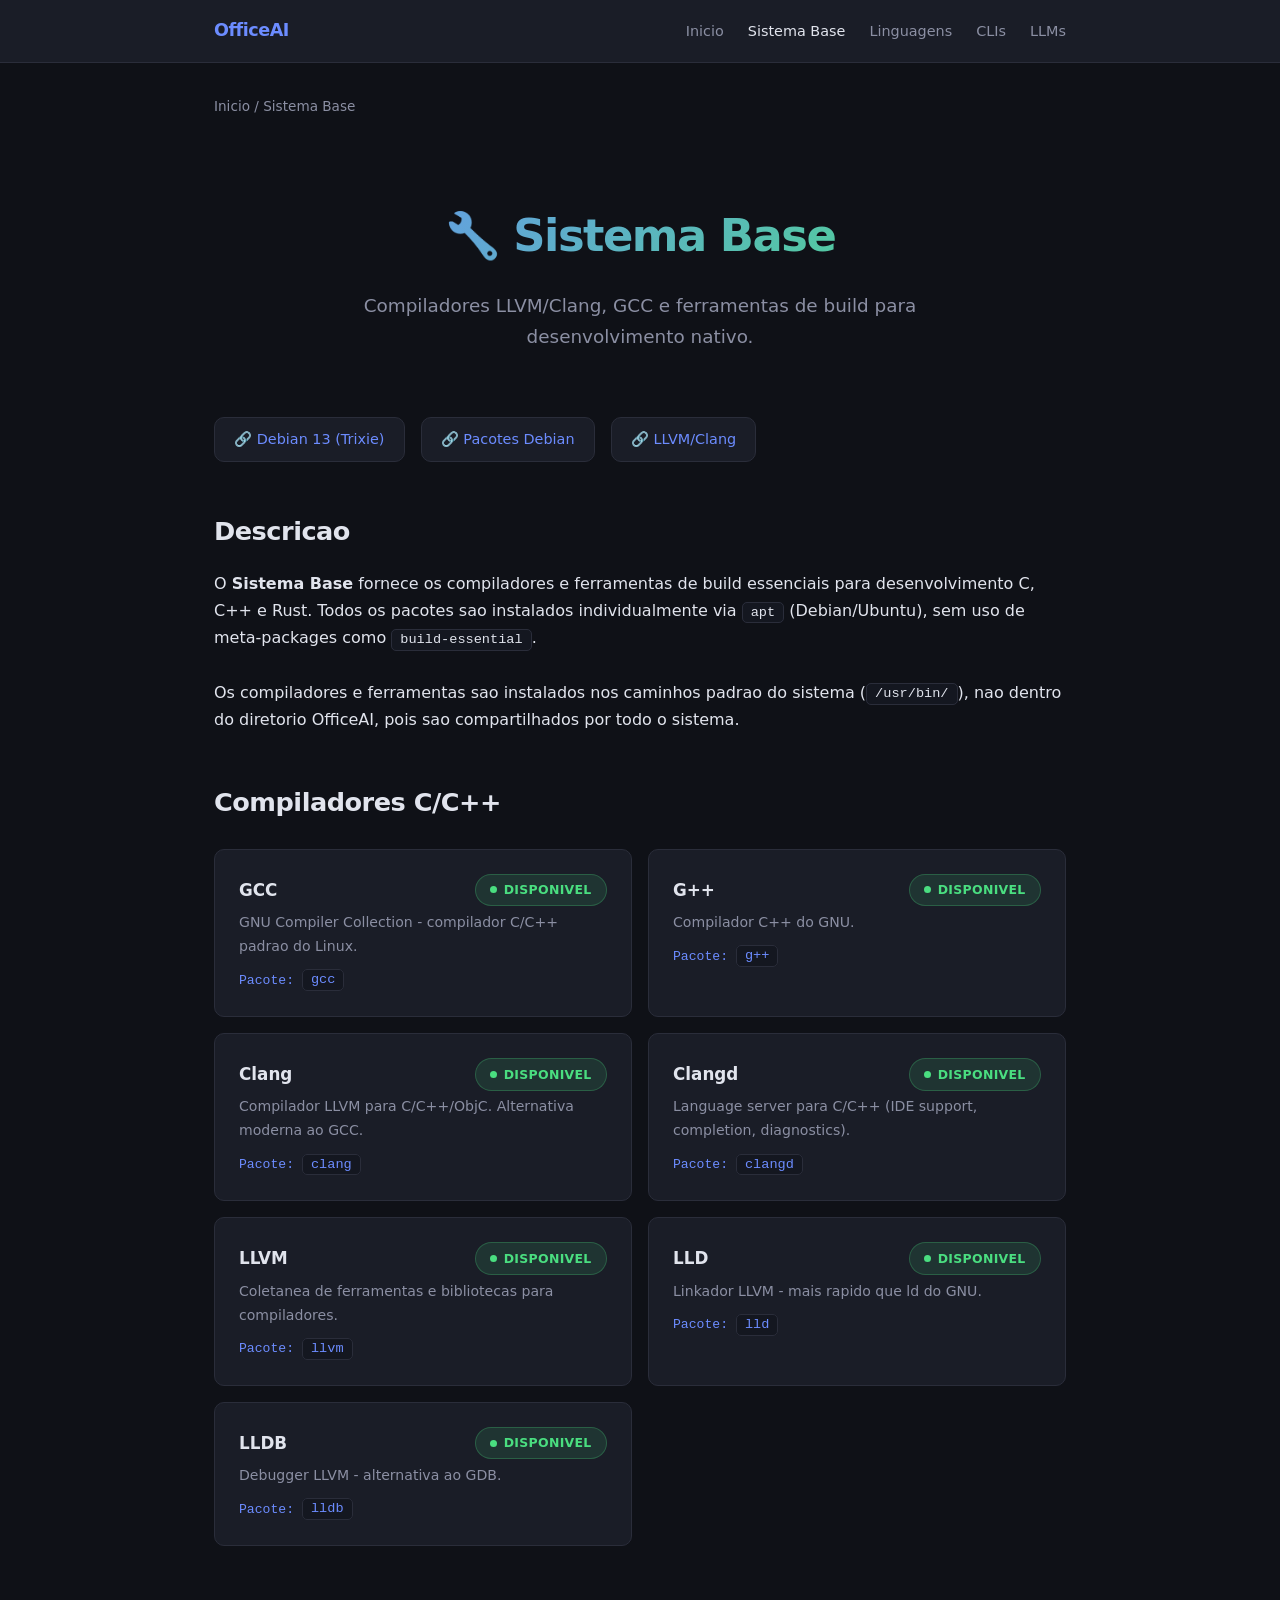
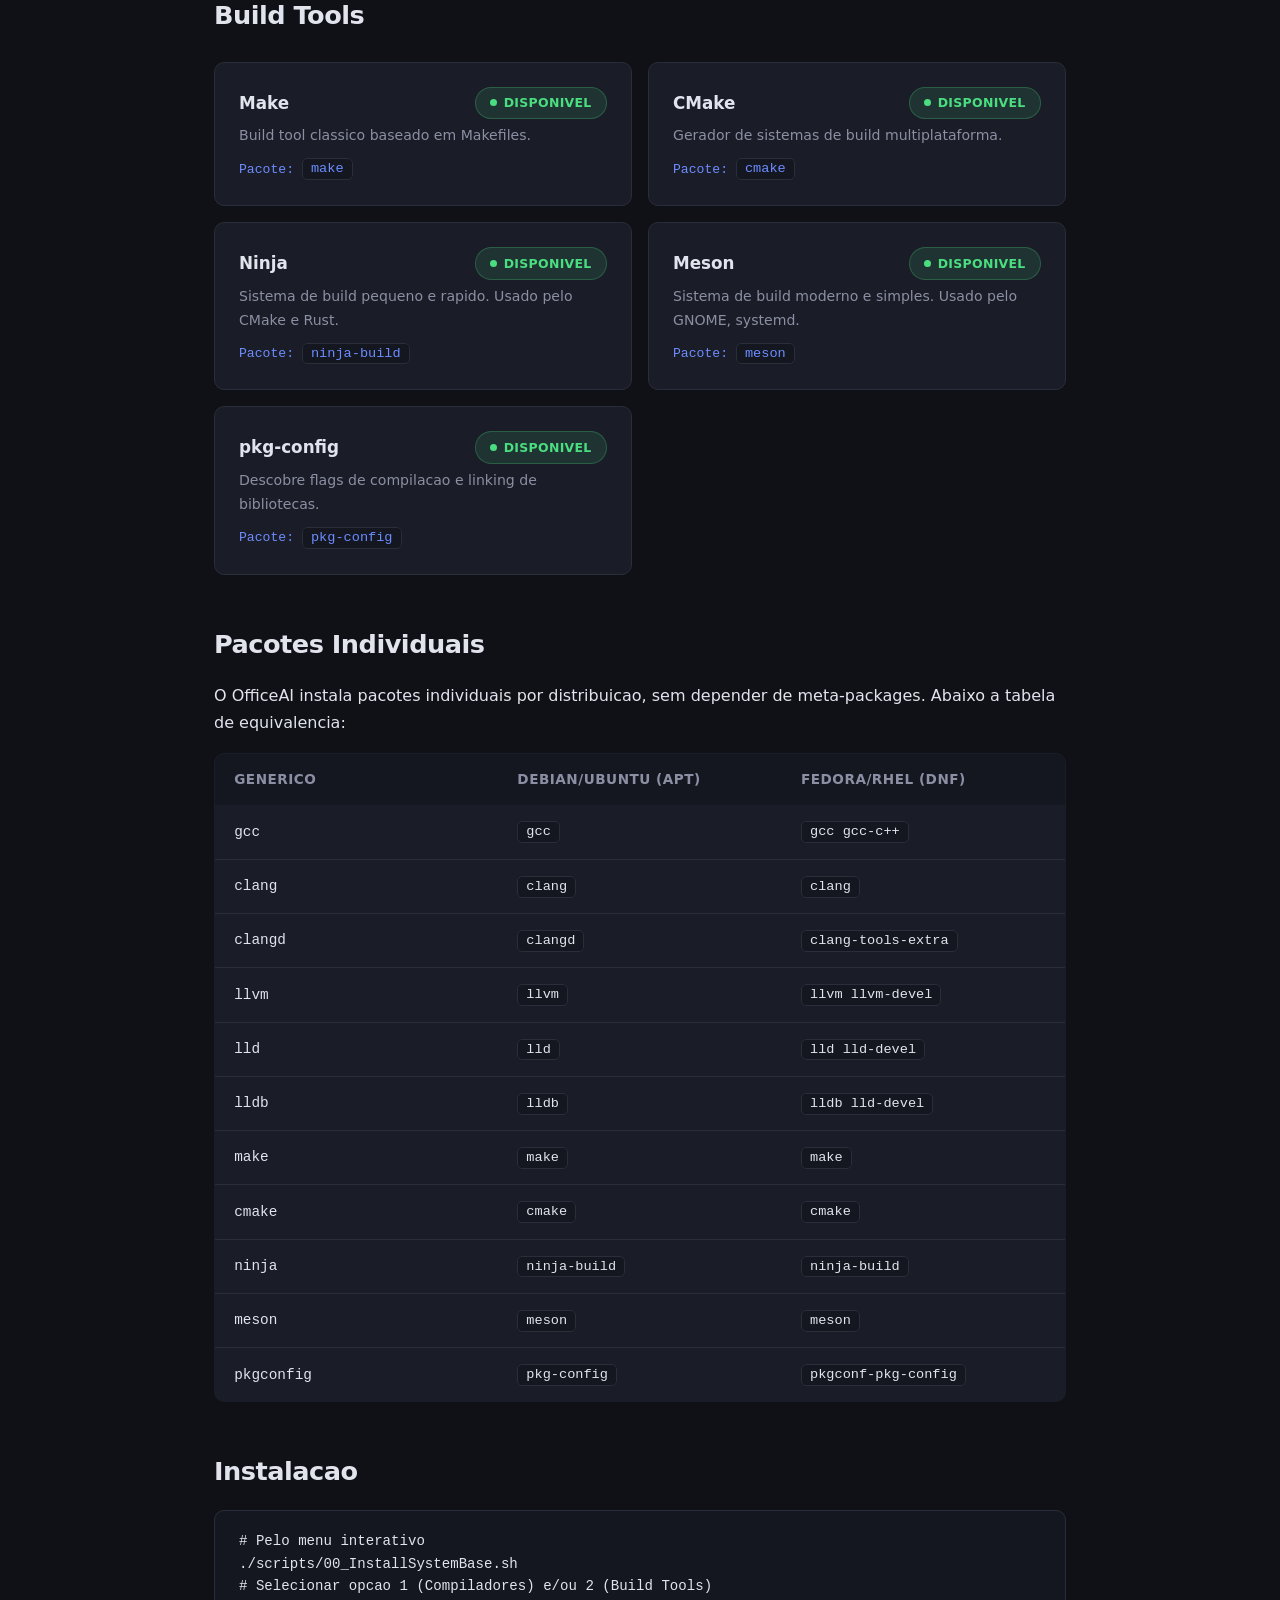
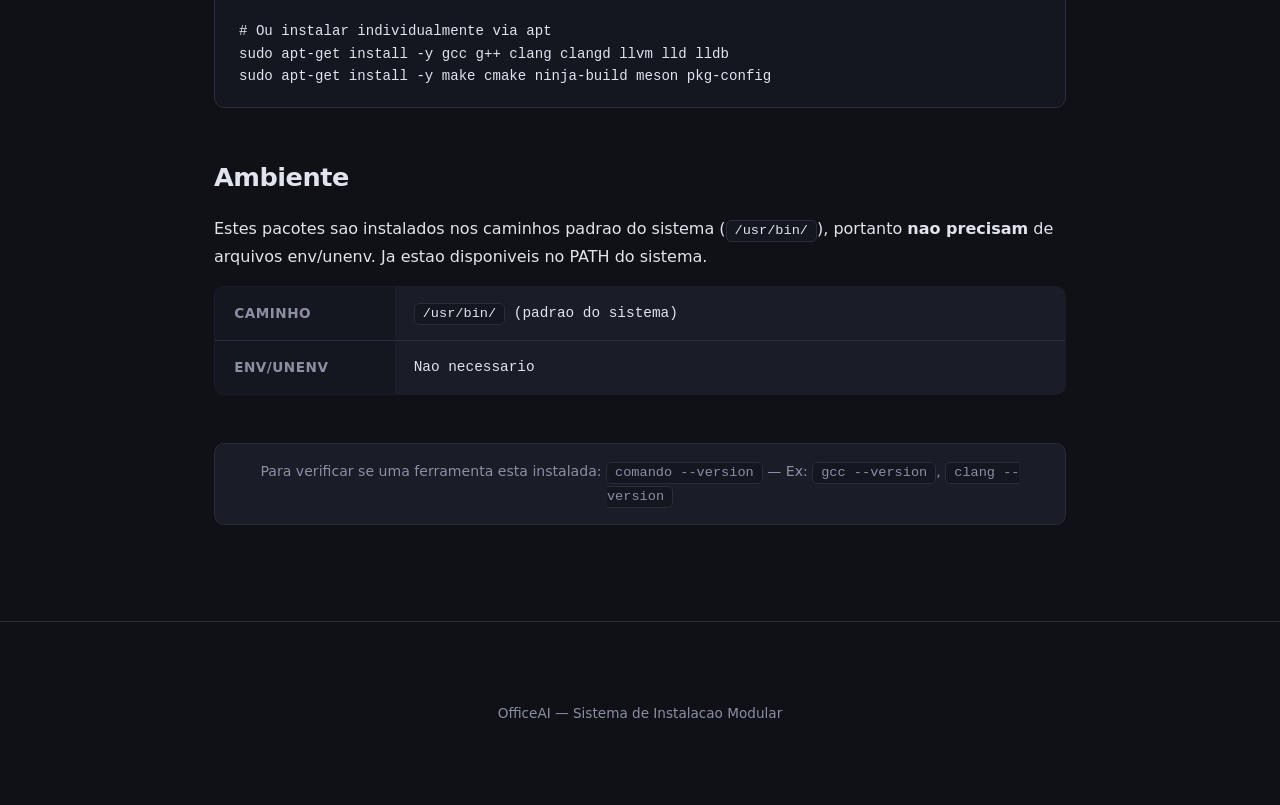
<file: docs/system.html>
<!DOCTYPE html>
<html lang="pt-BR">
<head>
    <meta charset="UTF-8">
    <meta name="viewport" content="width=device-width, initial-scale=1.0">
    <title>Sistema Base - OfficeAI</title>
    <link rel="stylesheet" href="style.css">
    <style>
        .flag {
            display: inline-flex;
            align-items: center;
            gap: 0.4rem;
            padding: 0.3rem 0.9rem;
            border-radius: 20px;
            font-size: 0.78rem;
            font-weight: 700;
            text-transform: uppercase;
            letter-spacing: 0.3px;
        }
        .flag.available {
            background: rgba(74, 222, 128, 0.12);
            color: #4ade80;
            border: 1px solid rgba(74, 222, 128, 0.25);
        }
        .flag.unavailable {
            background: rgba(248, 113, 113, 0.12);
            color: #f87171;
            border: 1px solid rgba(248, 113, 113, 0.25);
        }
        .flag::before {
            content: '';
            width: 7px;
            height: 7px;
            border-radius: 50%;
            background: currentColor;
        }
        .tool-grid {
            display: grid;
            grid-template-columns: 1fr 1fr;
            gap: 1rem;
            margin: 1.5rem 0;
        }
        @media (max-width: 640px) {
            .tool-grid { grid-template-columns: 1fr; }
        }
        .tool-card {
            background: var(--bg-card);
            border: 1px solid var(--border);
            border-radius: var(--radius);
            padding: 1.5rem;
        }
        .tool-card h4 {
            font-size: 1.05rem;
            font-weight: 700;
            margin-bottom: 0.3rem;
            display: flex;
            align-items: center;
            justify-content: space-between;
        }
        .tool-card p {
            color: var(--text-dim);
            font-size: 0.88rem;
            margin-bottom: 0.6rem;
        }
        .tool-card .pkg {
            font-family: 'Cascadia Code', 'Fira Code', monospace;
            font-size: 0.82rem;
            color: var(--accent);
        }
        .check-note {
            text-align: center;
            color: var(--text-dim);
            font-size: 0.88rem;
            margin-top: 2rem;
            padding: 1rem;
            background: var(--bg-card);
            border: 1px solid var(--border);
            border-radius: var(--radius);
        }
    </style>
</head>
<body>
    <nav>
        <div class="container">
            <a href="index.html" class="brand">OfficeAI</a>
            <ul class="links">
                <li><a href="index.html">Inicio</a></li>
                <li><a href="system.html" class="active">Sistema Base</a></li>
                <li><a href="linguagens.html">Linguagens</a></li>
                <li><a href="clis.html">CLIs</a></li>
                <li><a href="llms.html">LLMs</a></li>
            </ul>
        </div>
    </nav>

    <div class="container">
        <div class="breadcrumb">
            <a href="index.html">Inicio</a> / Sistema Base
        </div>

        <header>
            <h1>&#x1F527; Sistema Base</h1>
            <p>Compiladores LLVM/Clang, GCC e ferramentas de build para desenvolvimento nativo.</p>
        </header>

        <div class="links-grid">
            <a href="https://www.debian.org/releases/trixie/" target="_blank">&#x1F517; Debian 13 (Trixie)</a>
            <a href="https://packages.debian.org/trixie/gcc" target="_blank">&#x1F517; Pacotes Debian</a>
            <a href="https://clang.llvm.org/" target="_blank">&#x1F517; LLVM/Clang</a>
        </div>

        <section>
            <h2>Descricao</h2>
            <p>
                O <strong>Sistema Base</strong> fornece os compiladores e ferramentas de build
                essenciais para desenvolvimento C, C++ e Rust. Todos os pacotes sao instalados
                individualmente via <code>apt</code> (Debian/Ubuntu), sem uso de meta-packages
                como <code>build-essential</code>.
            </p>
            <br>
            <p>
                Os compiladores e ferramentas sao instalados nos caminhos padrao do sistema
                (<code>/usr/bin/</code>), nao dentro do diretorio OfficeAI, pois sao
                compartilhados por todo o sistema.
            </p>
        </section>

        <section>
            <h2>Compiladores C/C++</h2>
            <div class="tool-grid">
                <div class="tool-card">
                    <h4>GCC <span class="flag available">Disponivel</span></h4>
                    <p>GNU Compiler Collection - compilador C/C++ padrao do Linux.</p>
                    <div class="pkg">Pacote: <code>gcc</code></div>
                </div>
                <div class="tool-card">
                    <h4>G++ <span class="flag available">Disponivel</span></h4>
                    <p>Compilador C++ do GNU.</p>
                    <div class="pkg">Pacote: <code>g++</code></div>
                </div>
                <div class="tool-card">
                    <h4>Clang <span class="flag available">Disponivel</span></h4>
                    <p>Compilador LLVM para C/C++/ObjC. Alternativa moderna ao GCC.</p>
                    <div class="pkg">Pacote: <code>clang</code></div>
                </div>
                <div class="tool-card">
                    <h4>Clangd <span class="flag available">Disponivel</span></h4>
                    <p>Language server para C/C++ (IDE support, completion, diagnostics).</p>
                    <div class="pkg">Pacote: <code>clangd</code></div>
                </div>
                <div class="tool-card">
                    <h4>LLVM <span class="flag available">Disponivel</span></h4>
                    <p>Coletanea de ferramentas e bibliotecas para compiladores.</p>
                    <div class="pkg">Pacote: <code>llvm</code></div>
                </div>
                <div class="tool-card">
                    <h4>LLD <span class="flag available">Disponivel</span></h4>
                    <p>Linkador LLVM - mais rapido que ld do GNU.</p>
                    <div class="pkg">Pacote: <code>lld</code></div>
                </div>
                <div class="tool-card">
                    <h4>LLDB <span class="flag available">Disponivel</span></h4>
                    <p>Debugger LLVM - alternativa ao GDB.</p>
                    <div class="pkg">Pacote: <code>lldb</code></div>
                </div>
            </div>
        </section>

        <section>
            <h2>Build Tools</h2>
            <div class="tool-grid">
                <div class="tool-card">
                    <h4>Make <span class="flag available">Disponivel</span></h4>
                    <p>Build tool classico baseado em Makefiles.</p>
                    <div class="pkg">Pacote: <code>make</code></div>
                </div>
                <div class="tool-card">
                    <h4>CMake <span class="flag available">Disponivel</span></h4>
                    <p>Gerador de sistemas de build multiplataforma.</p>
                    <div class="pkg">Pacote: <code>cmake</code></div>
                </div>
                <div class="tool-card">
                    <h4>Ninja <span class="flag available">Disponivel</span></h4>
                    <p>Sistema de build pequeno e rapido. Usado pelo CMake e Rust.</p>
                    <div class="pkg">Pacote: <code>ninja-build</code></div>
                </div>
                <div class="tool-card">
                    <h4>Meson <span class="flag available">Disponivel</span></h4>
                    <p>Sistema de build moderno e simples. Usado pelo GNOME, systemd.</p>
                    <div class="pkg">Pacote: <code>meson</code></div>
                </div>
                <div class="tool-card">
                    <h4>pkg-config <span class="flag available">Disponivel</span></h4>
                    <p>Descobre flags de compilacao e linking de bibliotecas.</p>
                    <div class="pkg">Pacote: <code>pkg-config</code></div>
                </div>
            </div>
        </section>

        <section>
            <h2>Pacotes Individuais</h2>
            <p>
                O OfficeAI instala pacotes individuais por distribuicao, sem depender de
                meta-packages. Abaixo a tabela de equivalencia:
            </p>
            <table class="info-table">
                <thead>
                    <tr>
                        <th>Generico</th>
                        <th>Debian/Ubuntu (apt)</th>
                        <th>Fedora/RHEL (dnf)</th>
                    </tr>
                </thead>
                <tbody>
                    <tr><td>gcc</td><td><code>gcc</code></td><td><code>gcc gcc-c++</code></td></tr>
                    <tr><td>clang</td><td><code>clang</code></td><td><code>clang</code></td></tr>
                    <tr><td>clangd</td><td><code>clangd</code></td><td><code>clang-tools-extra</code></td></tr>
                    <tr><td>llvm</td><td><code>llvm</code></td><td><code>llvm llvm-devel</code></td></tr>
                    <tr><td>lld</td><td><code>lld</code></td><td><code>lld lld-devel</code></td></tr>
                    <tr><td>lldb</td><td><code>lldb</code></td><td><code>lldb lld-devel</code></td></tr>
                    <tr><td>make</td><td><code>make</code></td><td><code>make</code></td></tr>
                    <tr><td>cmake</td><td><code>cmake</code></td><td><code>cmake</code></td></tr>
                    <tr><td>ninja</td><td><code>ninja-build</code></td><td><code>ninja-build</code></td></tr>
                    <tr><td>meson</td><td><code>meson</code></td><td><code>meson</code></td></tr>
                    <tr><td>pkgconfig</td><td><code>pkg-config</code></td><td><code>pkgconf-pkg-config</code></td></tr>
                </tbody>
            </table>
        </section>

        <section>
            <h2>Instalacao</h2>
<pre><code># Pelo menu interativo
./scripts/00_InstallSystemBase.sh
# Selecionar opcao 1 (Compiladores) e/ou 2 (Build Tools)

# Ou instalar individualmente via apt
sudo apt-get install -y gcc g++ clang clangd llvm lld lldb
sudo apt-get install -y make cmake ninja-build meson pkg-config</code></pre>
        </section>

        <section>
            <h2>Ambiente</h2>
            <p>
                Estes pacotes sao instalados nos caminhos padrao do sistema
                (<code>/usr/bin/</code>), portanto <strong>nao precisam</strong> de
                arquivos env/unenv. Ja estao disponiveis no PATH do sistema.
            </p>
            <table class="info-table">
                <tr>
                    <th>Caminho</th>
                    <td><code>/usr/bin/</code> (padrao do sistema)</td>
                </tr>
                <tr>
                    <th>env/unenv</th>
                    <td>Nao necessario</td>
                </tr>
            </table>
        </section>

        <div class="check-note">
            Para verificar se uma ferramenta esta instalada: <code>comando --version</code>
            &mdash; Ex: <code>gcc --version</code>, <code>clang --version</code>
        </div>
    </div>

    <footer>
        <div class="container">
            OfficeAI &mdash; Sistema de Instalacao Modular
        </div>
    </footer>
</body>
</html>
</file>
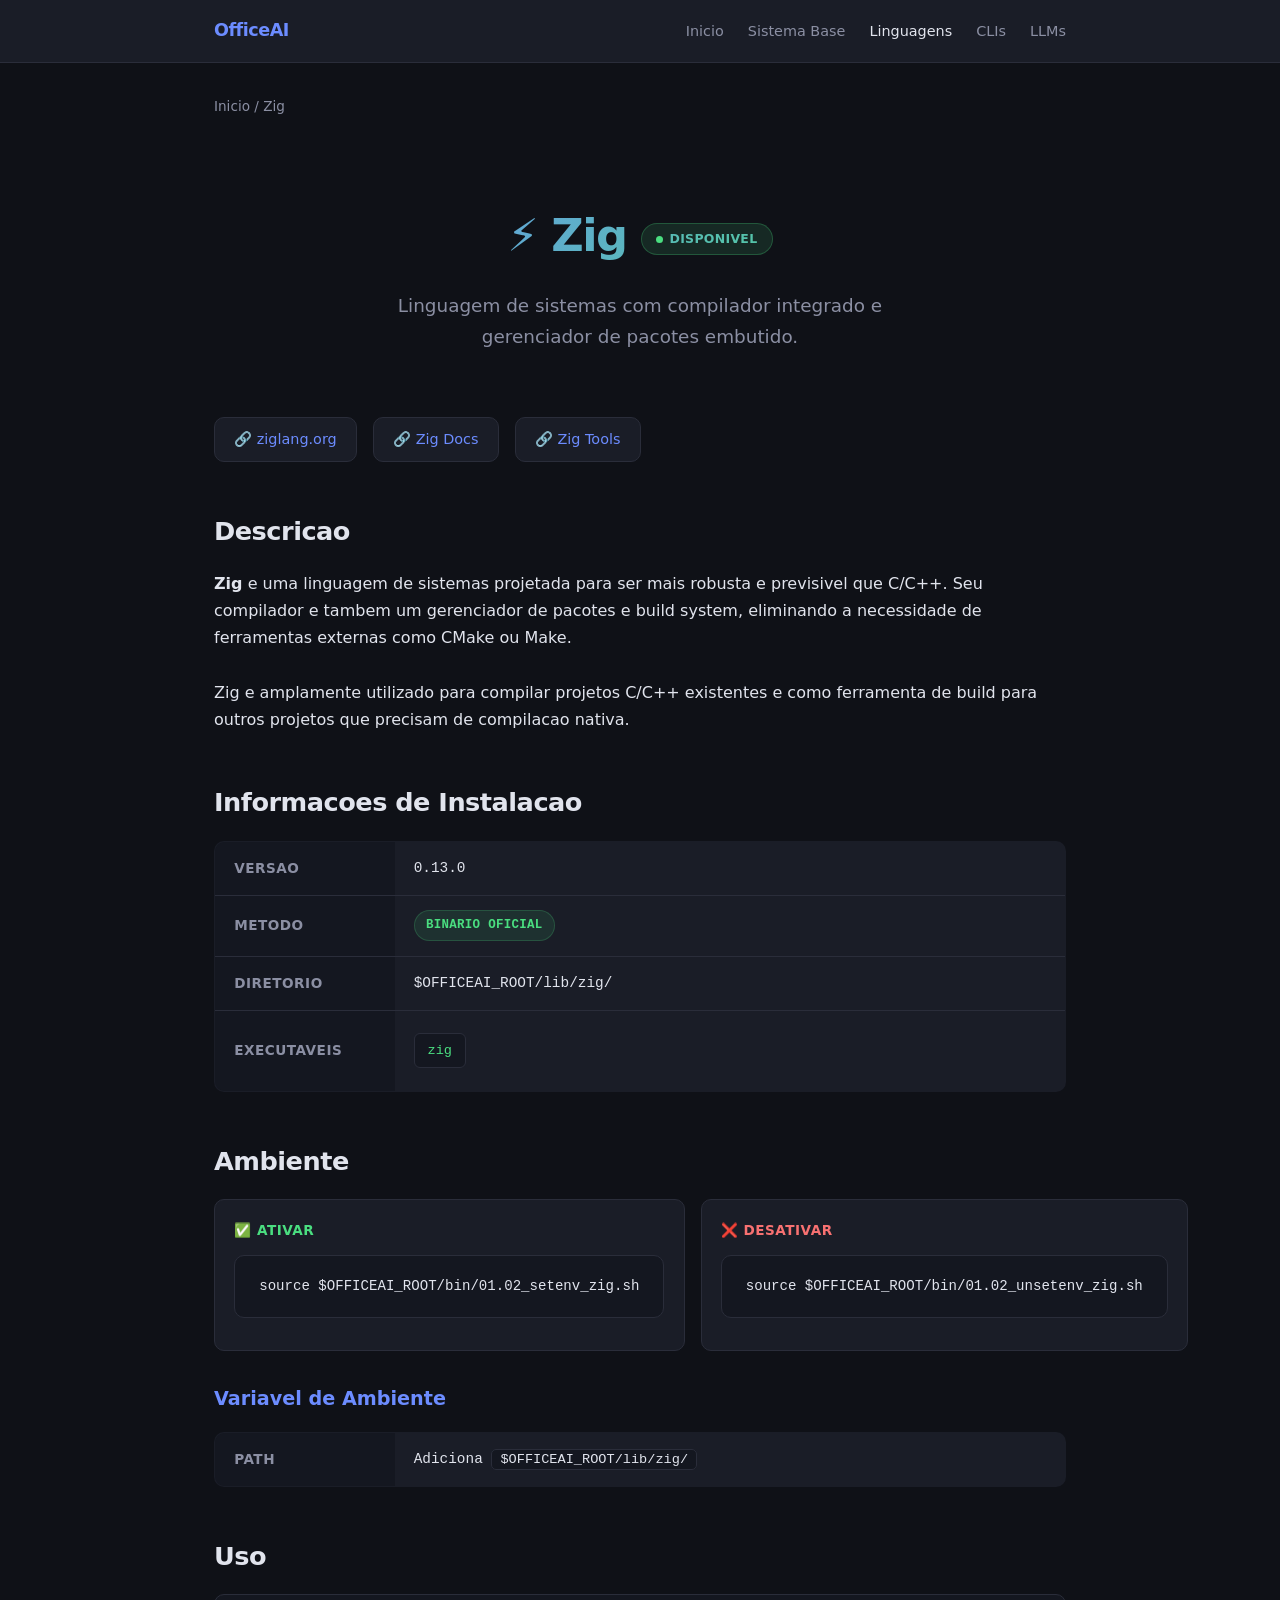
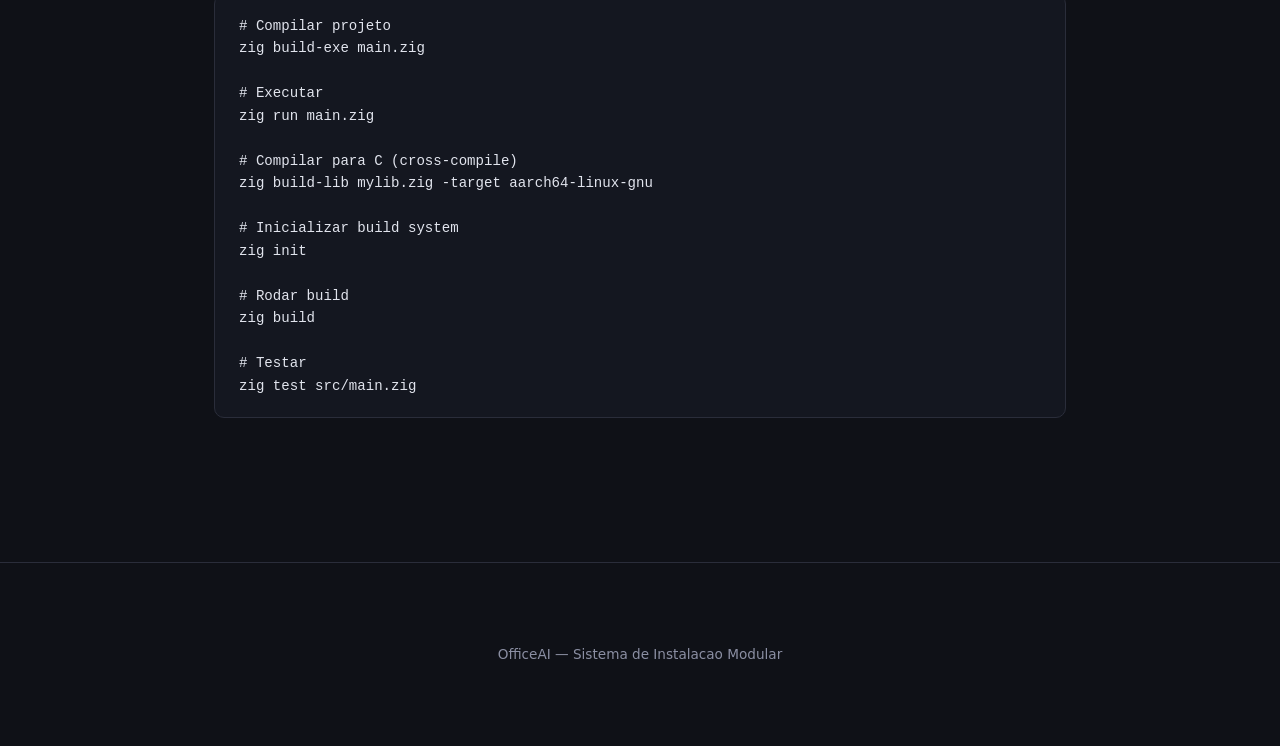
<file: docs/zig.html>
<!DOCTYPE html>
<html lang="pt-BR">
<head>
    <meta charset="UTF-8">
    <meta name="viewport" content="width=device-width, initial-scale=1.0">
    <title>Zig - OfficeAI</title>
    <link rel="stylesheet" href="style.css">
</head>
<body>
    <nav>
        <div class="container">
            <a href="index.html" class="brand">OfficeAI</a>
            <ul class="links">
                <li><a href="index.html">Inicio</a></li>
                <li><a href="system.html">Sistema Base</a></li>
                <li><a href="linguagens.html" class="active">Linguagens</a></li>
                <li><a href="clis.html">CLIs</a></li>
                <li><a href="llms.html">LLMs</a></li>
            </ul>
        </div>
    </nav>

    <div class="container">
        <div class="breadcrumb">
            <a href="index.html">Inicio</a> / Zig
        </div>

        <header>
            <h1>&#x26A1; Zig <span class="flag available">Disponivel</span></h1>
            <p>Linguagem de sistemas com compilador integrado e gerenciador de pacotes embutido.</p>
        </header>

        <div class="links-grid">
            <a href="https://ziglang.org/" target="_blank">&#x1F517; ziglang.org</a>
            <a href="https://ziglang.org/documentation/" target="_blank">&#x1F517; Zig Docs</a>
            <a href="https://zigtools.org/" target="_blank">&#x1F517; Zig Tools</a>
        </div>

        <section>
            <h2>Descricao</h2>
            <p>
                <strong>Zig</strong> e uma linguagem de sistemas projetada para ser mais
                robusta e previsivel que C/C++. Seu compilador e tambem um gerenciador de
                pacotes e build system, eliminando a necessidade de ferramentas externas como CMake ou Make.
            </p>
            <br>
            <p>
                Zig e amplamente utilizado para compilar projetos C/C++ existentes e como
                ferramenta de build para outros projetos que precisam de compilacao nativa.
            </p>
        </section>

        <section>
            <h2>Informacoes de Instalacao</h2>
            <table class="info-table">
                <tr>
                    <th>Versao</th>
                    <td>0.13.0</td>
                </tr>
                <tr>
                    <th>Metodo</th>
                    <td><span class="badge required">Binario oficial</span></td>
                </tr>
                <tr>
                    <th>Diretorio</th>
                    <td>$OFFICEAI_ROOT/lib/zig/</td>
                </tr>
                <tr>
                    <th>Executaveis</th>
                    <td>
                        <ul class="exec-list">
                            <li>zig</li>
                        </ul>
                    </td>
                </tr>
            </table>
        </section>

        <section>
            <h2>Ambiente</h2>
            <div class="env-block">
                <div class="env-item activate" data-cmd="source $OFFICEAI_ROOT/bin/01.02_setenv_zig.sh" data-label="Zig">
                    <h4>&#x2705; Ativar <span class="copy-hint">Clique para executar</span></h4>
<pre><code>source $OFFICEAI_ROOT/bin/01.02_setenv_zig.sh</code></pre>
                </div>
                <div class="env-item deactivate" data-cmd="source $OFFICEAI_ROOT/bin/01.02_unsetenv_zig.sh" data-label="Zig">
                    <h4>&#x274C; Desativar <span class="copy-hint">Clique para executar</span></h4>
<pre><code>source $OFFICEAI_ROOT/bin/01.02_unsetenv_zig.sh</code></pre>
                </div>
            </div>

            <h3>Variavel de Ambiente</h3>
            <table class="info-table">
                <tr>
                    <th>PATH</th>
                    <td>Adiciona <code>$OFFICEAI_ROOT/lib/zig/</code></td>
                </tr>
            </table>
        </section>

        <section>
            <h2>Uso</h2>
<pre><code># Compilar projeto
zig build-exe main.zig

# Executar
zig run main.zig

# Compilar para C (cross-compile)
zig build-lib mylib.zig -target aarch64-linux-gnu

# Inicializar build system
zig init

# Rodar build
zig build

# Testar
zig test src/main.zig</code></pre>
        </section>
    </div>

    <footer>
        <div class="container">
            OfficeAI &mdash; Sistema de Instalacao Modular
        </div>
    </footer>
    <script src="env-executor.js"></script>
</body>
</html>
</file>
<file: docs/style.css>
:root {
    --bg: #0f1117;
    --bg-card: #1a1d27;
    --bg-code: #141720;
    --border: #2a2d3a;
    --text: #e1e4ed;
    --text-dim: #8b8fa3;
    --accent: #6c8cff;
    --accent-dim: #4a65b8;
    --green: #4ade80;
    --green-dim: #166534;
    --yellow: #facc15;
    --red: #f87171;
    --radius: 10px;
}

* {
    margin: 0;
    padding: 0;
    box-sizing: border-box;
}

body {
    font-family: 'Segoe UI', system-ui, -apple-system, sans-serif;
    background: var(--bg);
    color: var(--text);
    line-height: 1.7;
    min-height: 100vh;
}

a {
    color: var(--accent);
    text-decoration: none;
    transition: color 0.2s;
}

a:hover {
    color: var(--green);
}

.container {
    max-width: 900px;
    margin: 0 auto;
    padding: 2rem 1.5rem;
}

/* Navigation */
nav {
    background: var(--bg-card);
    border-bottom: 1px solid var(--border);
    padding: 1rem 0;
    position: sticky;
    top: 0;
    z-index: 100;
}

nav .container {
    display: flex;
    align-items: center;
    justify-content: space-between;
    padding-top: 0;
    padding-bottom: 0;
}

nav .brand {
    font-size: 1.1rem;
    font-weight: 700;
    color: var(--accent);
    letter-spacing: -0.5px;
}

nav .links {
    display: flex;
    gap: 1.5rem;
    list-style: none;
}

nav .links a {
    color: var(--text-dim);
    font-size: 0.9rem;
    font-weight: 500;
}

nav .links a:hover,
nav .links a.active {
    color: var(--text);
}

/* Header */
header {
    text-align: center;
    padding: 4rem 0 3rem;
}

header h1 {
    font-size: 2.8rem;
    font-weight: 800;
    letter-spacing: -1.5px;
    margin-bottom: 1rem;
    background: linear-gradient(135deg, var(--accent), var(--green));
    -webkit-background-clip: text;
    -webkit-text-fill-color: transparent;
    background-clip: text;
}

header p {
    font-size: 1.15rem;
    color: var(--text-dim);
    max-width: 600px;
    margin: 0 auto;
}

/* Cards grid */
.cards {
    display: grid;
    grid-template-columns: repeat(auto-fill, minmax(260px, 1fr));
    gap: 1.2rem;
    margin: 2rem 0;
}

.card {
    background: var(--bg-card);
    border: 1px solid var(--border);
    border-radius: var(--radius);
    padding: 1.8rem;
    transition: border-color 0.2s, transform 0.15s;
}

.card:hover {
    border-color: var(--accent-dim);
    transform: translateY(-2px);
}

.card .icon {
    font-size: 2rem;
    margin-bottom: 0.8rem;
}

.card h3 {
    font-size: 1.15rem;
    font-weight: 700;
    margin-bottom: 0.4rem;
}

.card p {
    color: var(--text-dim);
    font-size: 0.9rem;
}

.card .version {
    display: inline-block;
    margin-top: 0.8rem;
    padding: 0.2rem 0.7rem;
    background: var(--bg-code);
    border: 1px solid var(--border);
    border-radius: 20px;
    font-size: 0.8rem;
    color: var(--text-dim);
    font-family: 'Cascadia Code', 'Fira Code', monospace;
}

/* Section */
section {
    margin: 3rem 0;
}

section h2 {
    font-size: 1.6rem;
    font-weight: 700;
    margin-bottom: 1rem;
    letter-spacing: -0.5px;
}

section h3 {
    font-size: 1.2rem;
    font-weight: 600;
    margin: 2rem 0 0.8rem;
    color: var(--accent);
}

/* Code blocks */
pre {
    background: var(--bg-code);
    border: 1px solid var(--border);
    border-radius: var(--radius);
    padding: 1.2rem 1.5rem;
    overflow-x: auto;
    margin: 0.8rem 0;
    font-family: 'Cascadia Code', 'Fira Code', 'JetBrains Mono', monospace;
    font-size: 0.88rem;
    line-height: 1.6;
}

code {
    font-family: 'Cascadia Code', 'Fira Code', 'JetBrains Mono', monospace;
    font-size: 0.88rem;
}

:not(pre) > code {
    background: var(--bg-code);
    border: 1px solid var(--border);
    border-radius: 5px;
    padding: 0.15rem 0.5rem;
    font-size: 0.85rem;
}

/* Info table */
.info-table {
    width: 100%;
    border-collapse: collapse;
    margin: 1rem 0;
    background: var(--bg-card);
    border-radius: var(--radius);
    overflow: hidden;
    border: 1px solid var(--border);
}

.info-table th,
.info-table td {
    padding: 0.9rem 1.2rem;
    text-align: left;
    border-bottom: 1px solid var(--border);
}

.info-table th {
    background: var(--bg-code);
    font-weight: 600;
    font-size: 0.85rem;
    color: var(--text-dim);
    text-transform: uppercase;
    letter-spacing: 0.5px;
    width: 180px;
}

.info-table td {
    font-family: 'Cascadia Code', 'Fira Code', monospace;
    font-size: 0.9rem;
    word-break: break-all;
}

.info-table tr:last-child th,
.info-table tr:last-child td {
    border-bottom: none;
}

/* Executables list */
.exec-list {
    list-style: none;
    display: flex;
    flex-wrap: wrap;
    gap: 0.5rem;
    margin: 0.5rem 0;
}

.exec-list li {
    background: var(--bg-code);
    border: 1px solid var(--border);
    border-radius: 6px;
    padding: 0.3rem 0.8rem;
    font-family: 'Cascadia Code', 'Fira Code', monospace;
    font-size: 0.85rem;
    color: var(--green);
}

/* Env/Unenv block */
.env-block {
    display: grid;
    grid-template-columns: 1fr 1fr;
    gap: 1rem;
    margin: 1rem 0;
}

@media (max-width: 640px) {
    .env-block {
        grid-template-columns: 1fr;
    }
    header h1 {
        font-size: 2rem;
    }
    nav .links {
        gap: 0.8rem;
    }
}

.env-block .env-item {
    background: var(--bg-card);
    border: 1px solid var(--border);
    border-radius: var(--radius);
    padding: 1.2rem;
    cursor: pointer;
    transition: border-color 0.2s, transform 0.15s, background 0.2s;
    position: relative;
    user-select: none;
}

.env-block .env-item:hover {
    border-color: var(--accent-dim);
    transform: translateY(-1px);
}

.env-block .env-item:active {
    transform: translateY(0);
}

.env-block .env-item.activate:hover {
    border-color: rgba(74, 222, 128, 0.4);
    background: rgba(74, 222, 128, 0.03);
}

.env-block .env-item.deactivate:hover {
    border-color: rgba(248, 113, 113, 0.4);
    background: rgba(248, 113, 113, 0.03);
}

.env-block .env-item.copied {
    border-color: var(--green) !important;
    background: rgba(74, 222, 128, 0.08) !important;
}

.env-block .env-item h4 {
    font-size: 0.85rem;
    font-weight: 600;
    color: var(--text-dim);
    text-transform: uppercase;
    letter-spacing: 0.5px;
    margin-bottom: 0.6rem;
    display: flex;
    align-items: center;
    justify-content: space-between;
}

.env-block .env-item.activate h4 {
    color: var(--green);
}

.env-block .env-item.deactivate h4 {
    color: var(--red);
}

.env-block .env-item .copy-hint {
    font-size: 0.7rem;
    color: var(--text-dim);
    opacity: 0;
    transition: opacity 0.2s;
    font-weight: 400;
    text-transform: none;
    letter-spacing: 0;
}

.env-block .env-item:hover .copy-hint {
    opacity: 1;
}

.env-block .env-item.copied .copy-hint {
    opacity: 1;
    color: var(--green);
}

.env-block .env-item .copy-hint.show {
    opacity: 1;
    color: var(--green);
}

/* Footer */
footer {
    text-align: center;
    padding: 3rem 0;
    color: var(--text-dim);
    font-size: 0.85rem;
    border-top: 1px solid var(--border);
    margin-top: 4rem;
}

/* Badge */
.badge {
    display: inline-block;
    padding: 0.25rem 0.7rem;
    border-radius: 20px;
    font-size: 0.78rem;
    font-weight: 600;
    text-transform: uppercase;
    letter-spacing: 0.3px;
}

.badge.required {
    background: rgba(74, 222, 128, 0.1);
    color: var(--green);
    border: 1px solid rgba(74, 222, 128, 0.2);
}

.badge.optional {
    background: rgba(108, 140, 255, 0.1);
    color: var(--accent);
    border: 1px solid rgba(108, 140, 255, 0.2);
}

/* Availability flag */
.flag {
    display: inline-flex;
    align-items: center;
    gap: 0.4rem;
    padding: 0.3rem 0.9rem;
    border-radius: 20px;
    font-size: 0.78rem;
    font-weight: 700;
    text-transform: uppercase;
    letter-spacing: 0.3px;
    vertical-align: middle;
}

.flag.available {
    background: rgba(74, 222, 128, 0.12);
    color: var(--green);
    border: 1px solid rgba(74, 222, 128, 0.25);
}

.flag.unavailable {
    background: rgba(248, 113, 113, 0.12);
    color: var(--red);
    border: 1px solid rgba(248, 113, 113, 0.25);
}

.flag::before {
    content: '';
    width: 7px;
    height: 7px;
    border-radius: 50%;
    background: currentColor;
}

/* Links grid */
.links-grid {
    display: flex;
    gap: 1rem;
    margin: 1rem 0;
    flex-wrap: wrap;
}

.links-grid a {
    display: inline-flex;
    align-items: center;
    gap: 0.4rem;
    background: var(--bg-card);
    border: 1px solid var(--border);
    border-radius: var(--radius);
    padding: 0.6rem 1.2rem;
    font-size: 0.9rem;
    font-weight: 500;
    transition: border-color 0.2s, color 0.2s;
}

.links-grid a:hover {
    border-color: var(--accent-dim);
}

/* Breadcrumb */
.breadcrumb {
    font-size: 0.85rem;
    color: var(--text-dim);
    margin-bottom: 1rem;
}

.breadcrumb a {
    color: var(--text-dim);
}

.breadcrumb a:hover {
    color: var(--accent);
}

/* Tree */
.tree {
    background: var(--bg-code);
    border: 1px solid var(--border);
    border-radius: var(--radius);
    padding: 1rem 1.5rem;
    font-family: 'Cascadia Code', 'Fira Code', 'JetBrains Mono', monospace;
    font-size: 0.9rem;
    line-height: 1.8;
}

.tree details {
    margin-left: 0;
}

.tree summary {
    cursor: pointer;
    user-select: none;
    list-style: none;
    display: flex;
    align-items: center;
    gap: 0.3rem;
}

.tree summary::-webkit-details-marker {
    display: none;
}

.tree summary::before {
    content: '▸';
    display: inline-block;
    width: 1rem;
    color: var(--text-dim);
    transition: transform 0.2s;
}

.tree details[open] > summary::before {
    transform: rotate(90deg);
}

.tree summary:hover {
    color: var(--accent);
}

.tree-children {
    padding-left: 1.2rem;
    border-left: 1px solid var(--border);
    margin-left: 0.4rem;
}

.tree-item {
    display: block;
    padding-left: 1rem;
    color: var(--text);
}

.tree-item::before {
    content: '├── ';
    color: var(--text-dim);
}

.tree-item:last-child::before {
    content: '└── ';
}

.tree-desc {
    color: var(--text-dim);
    font-size: 0.8rem;
    margin-left: 0.5rem;
}
</file>
